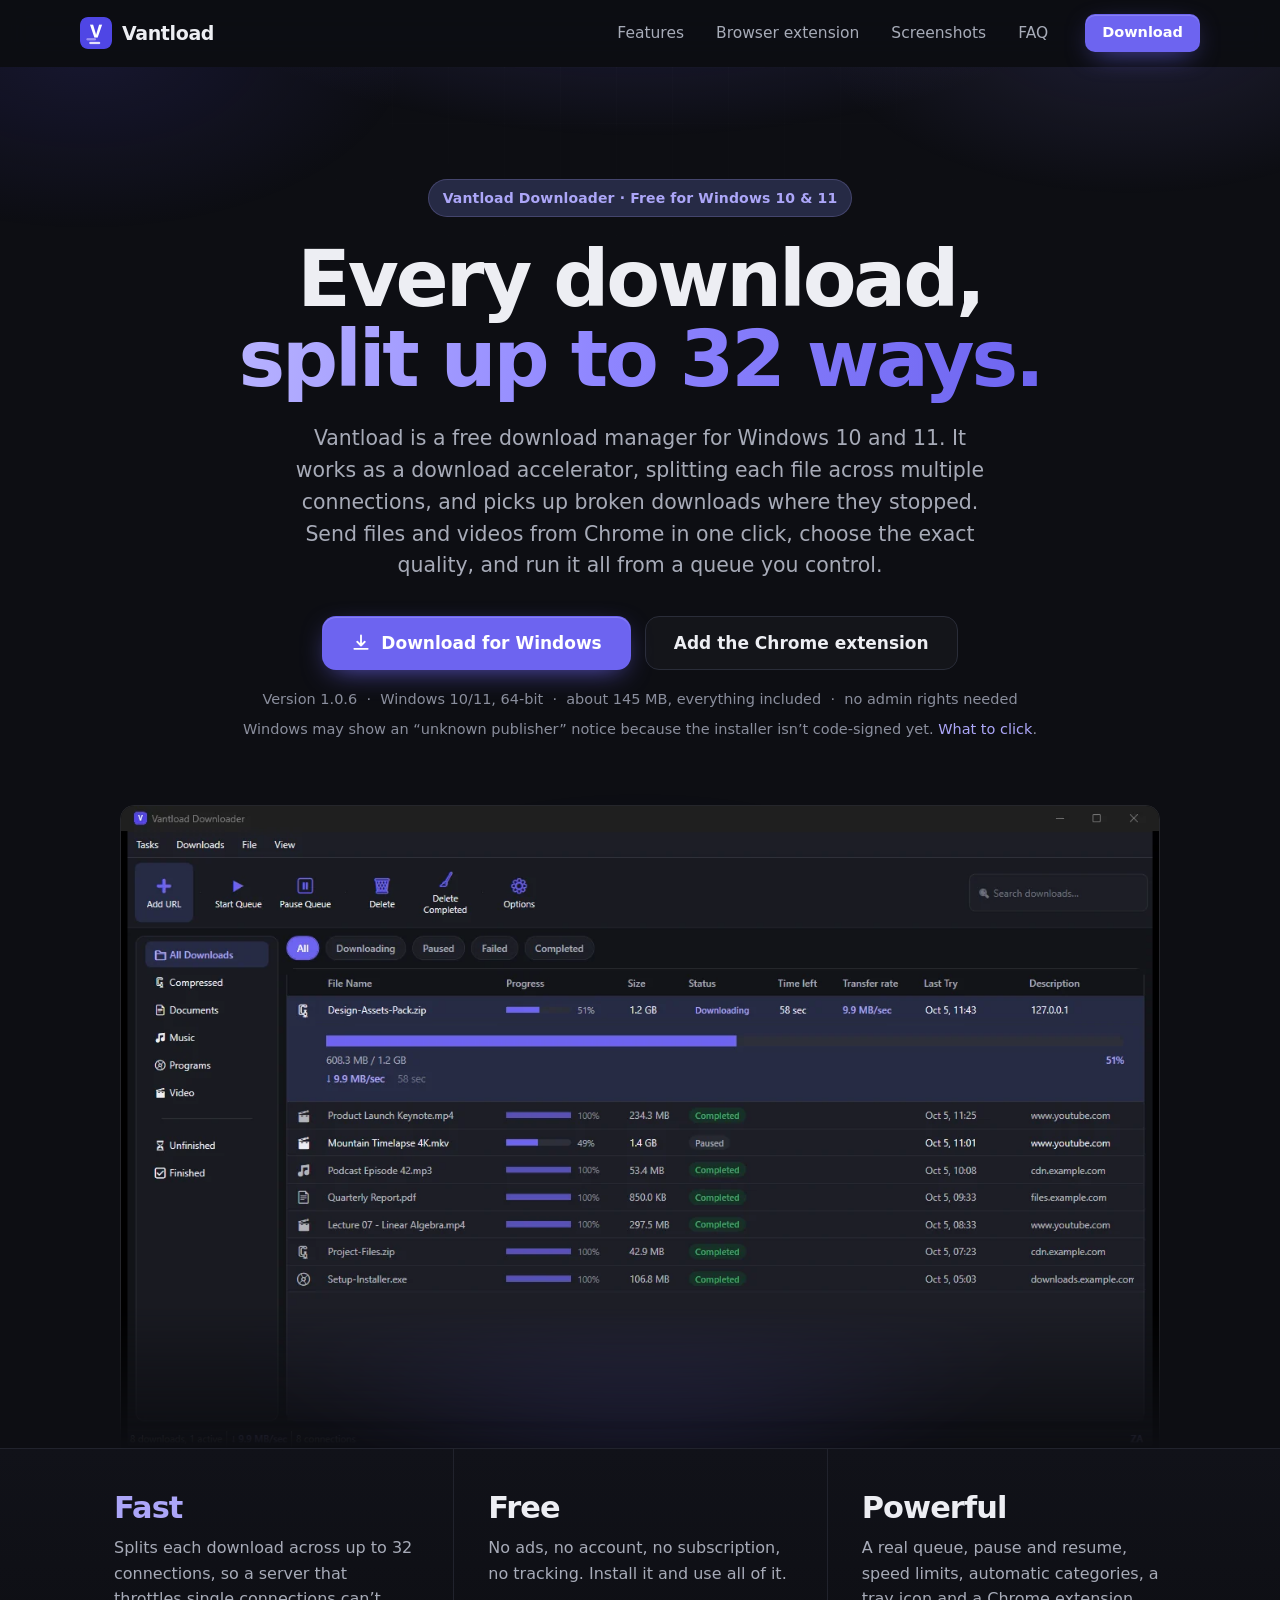
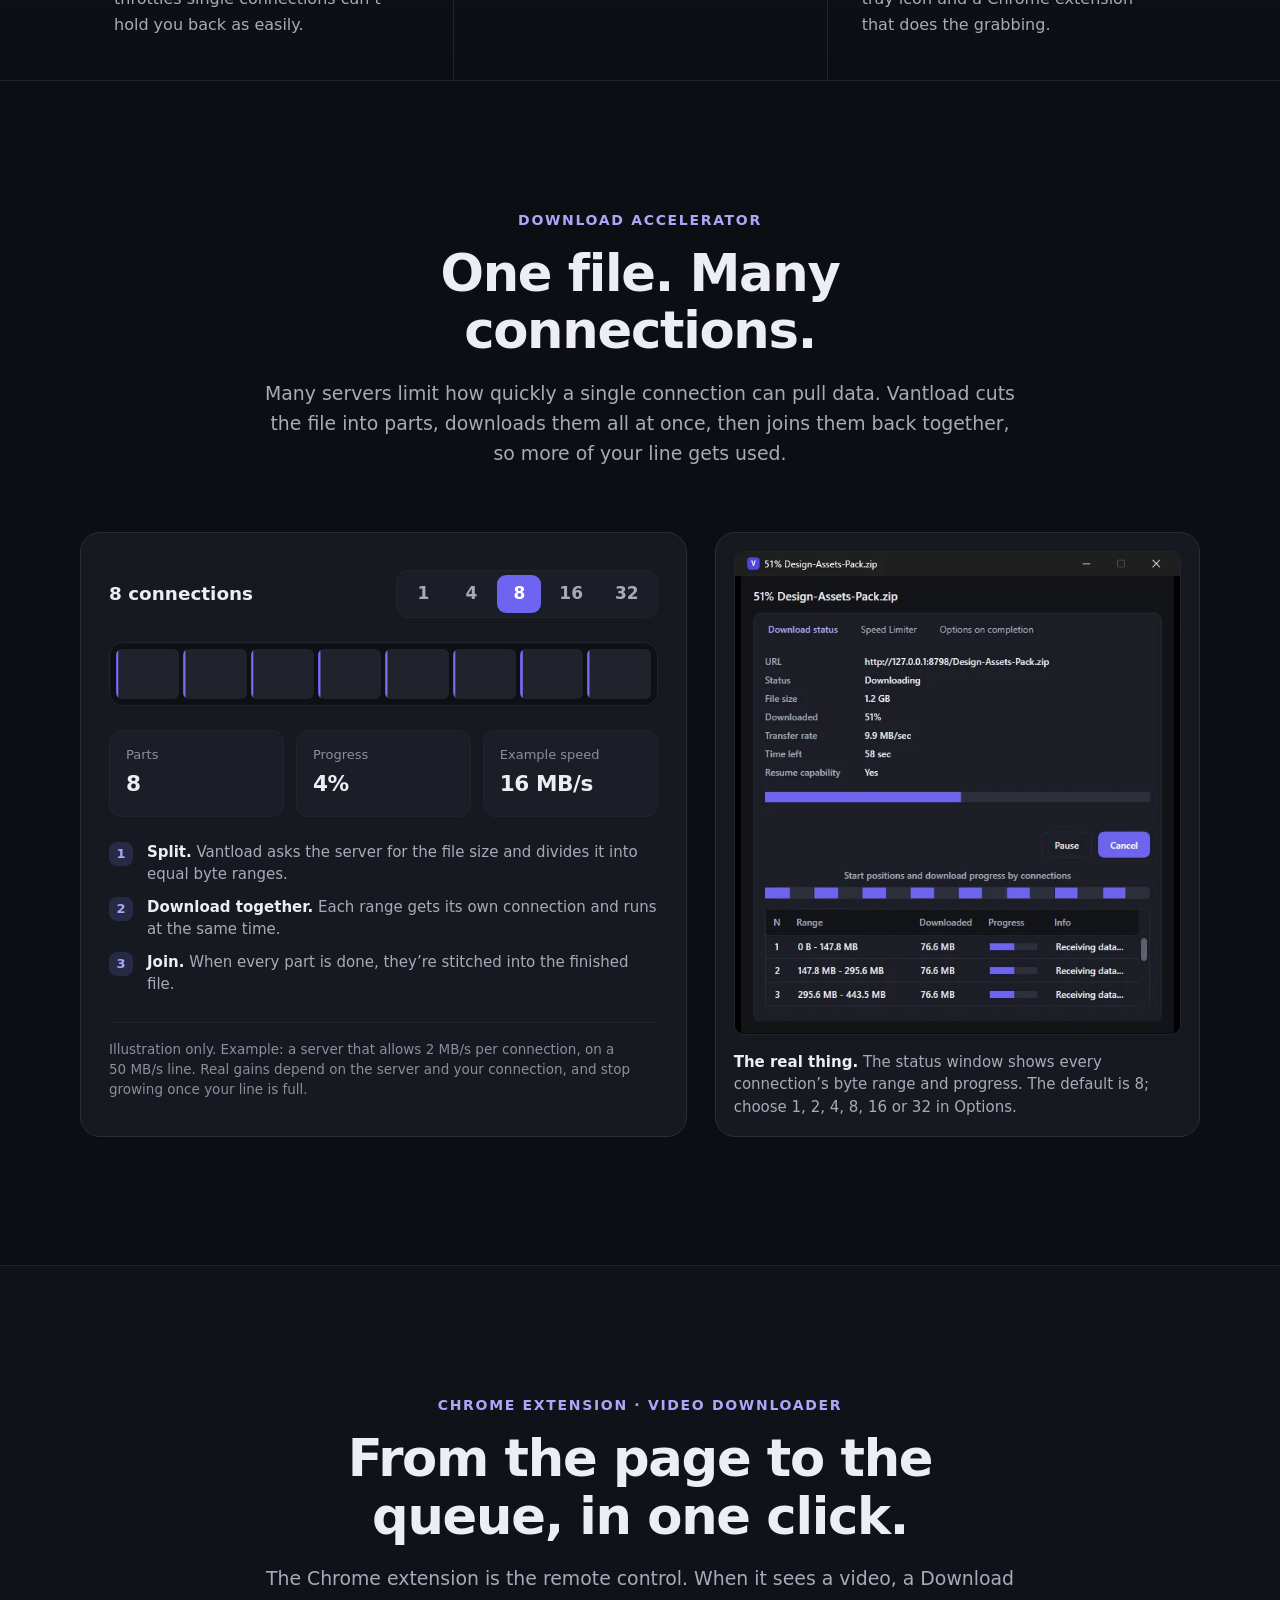
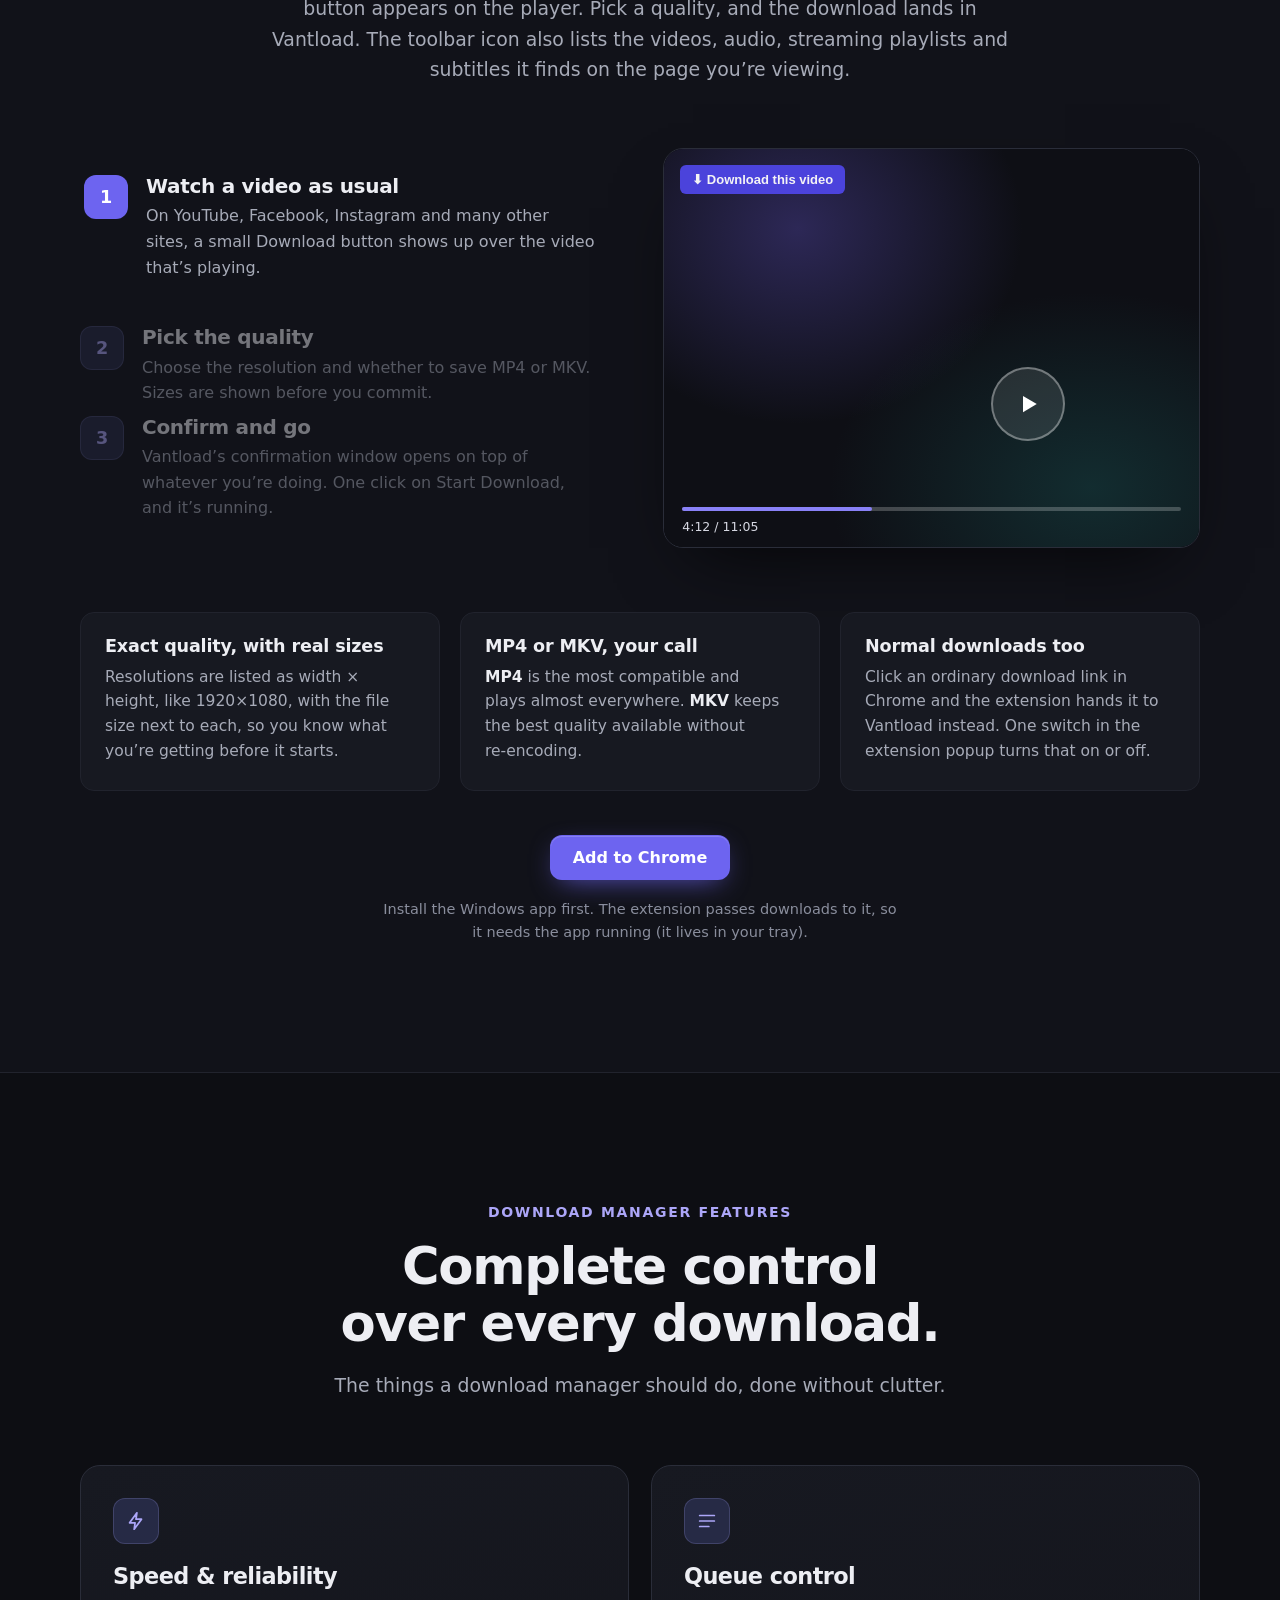
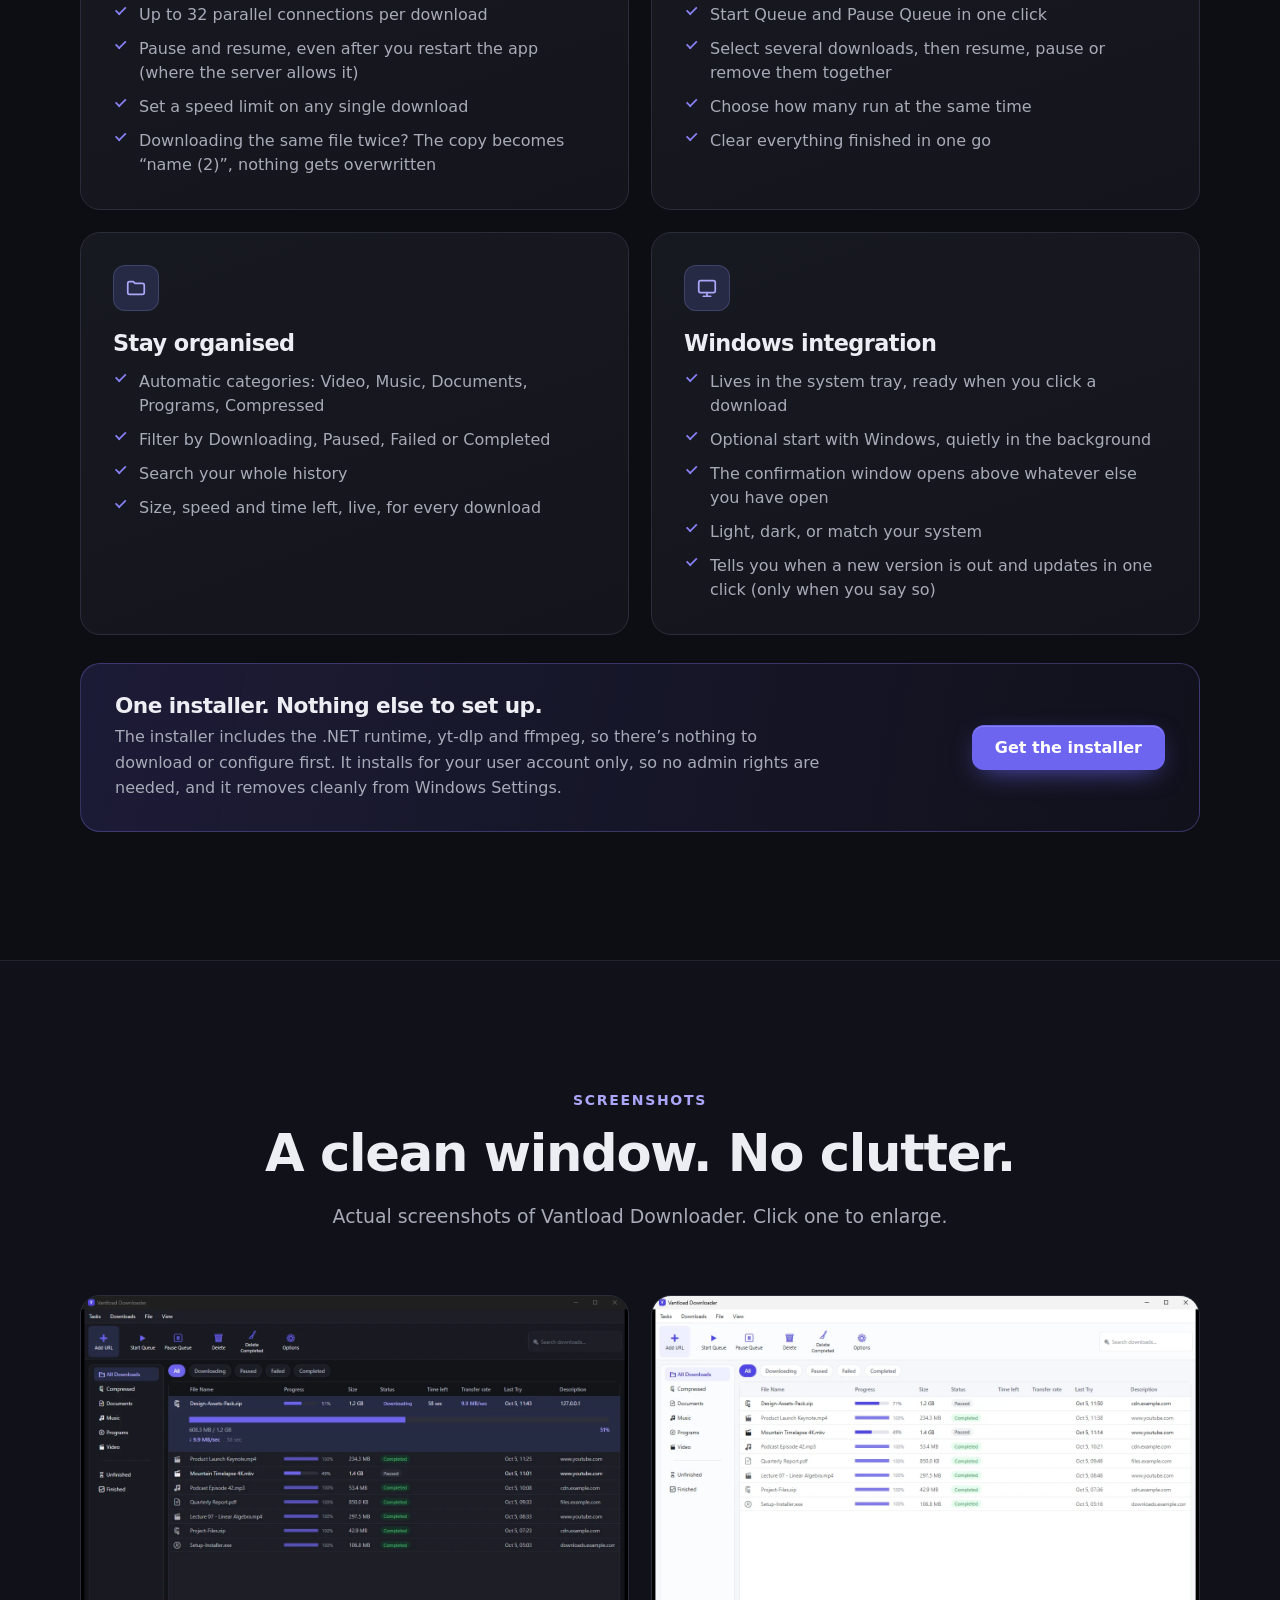
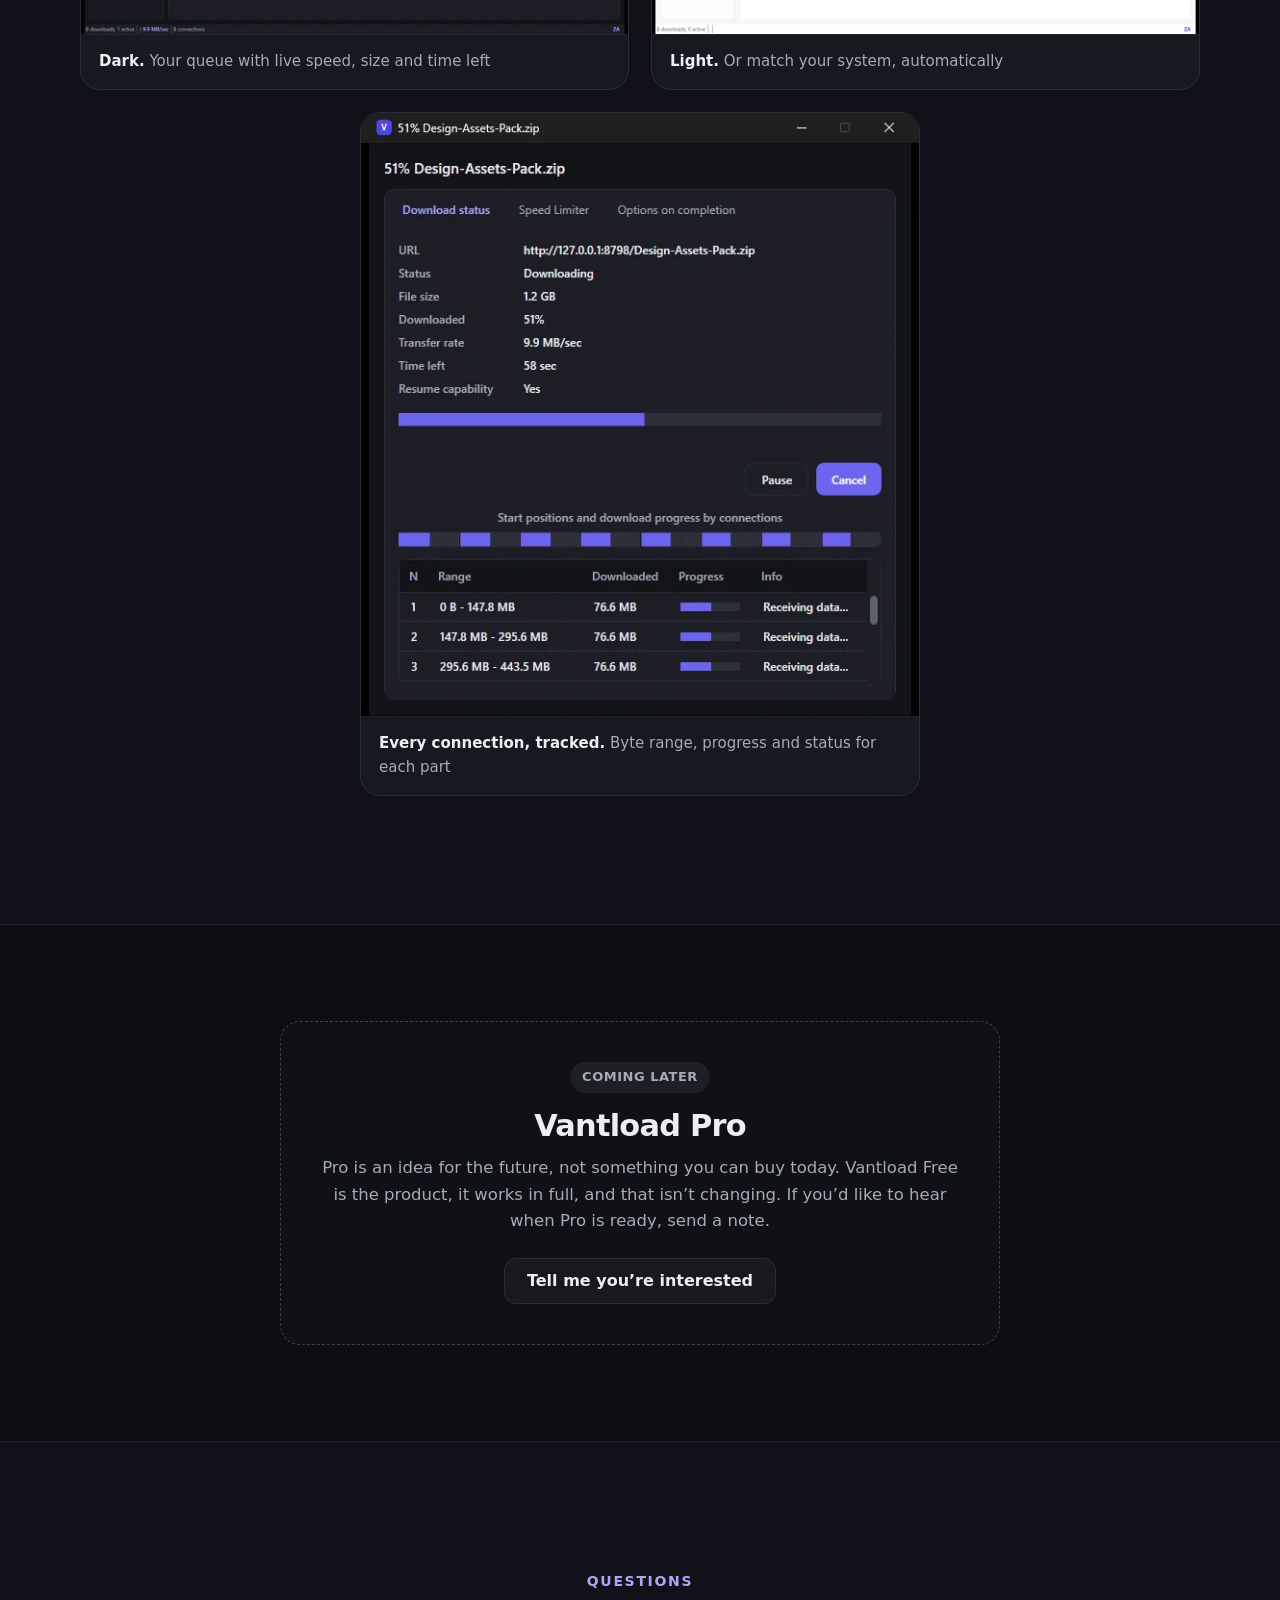
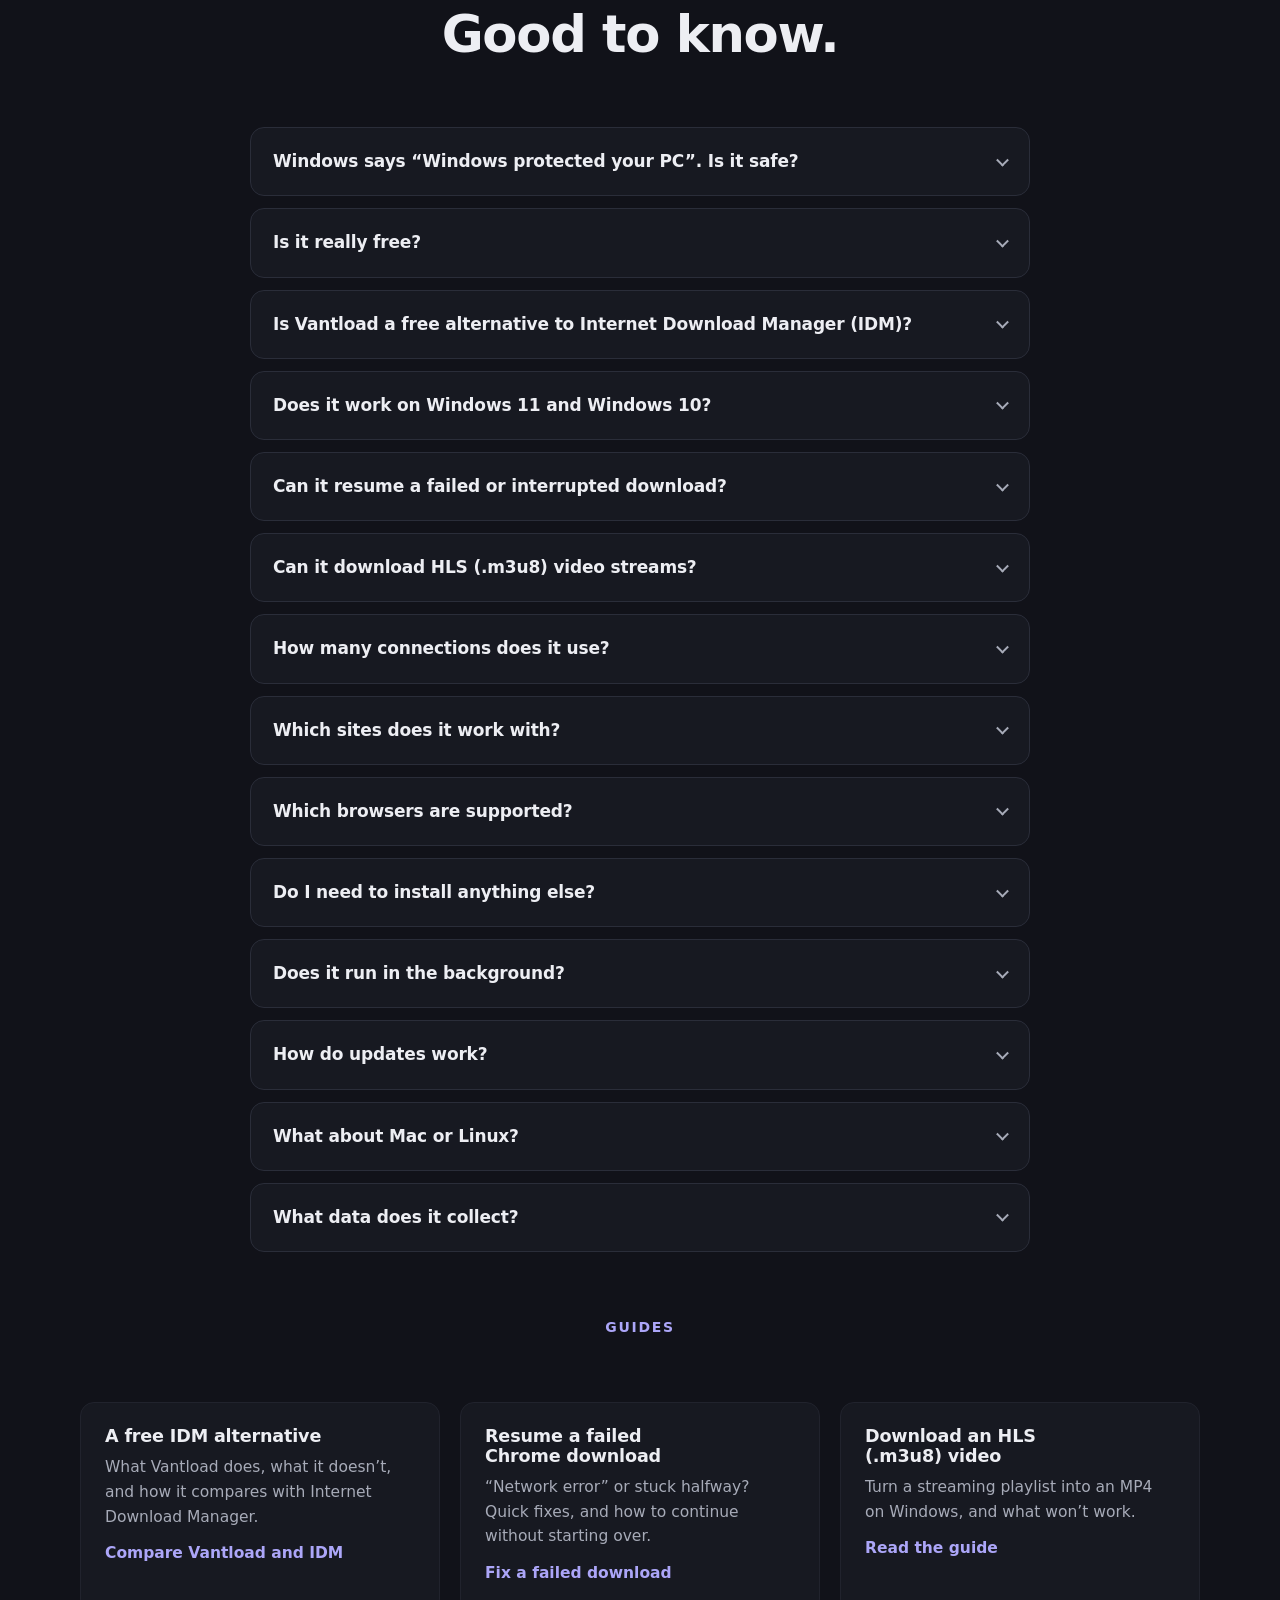
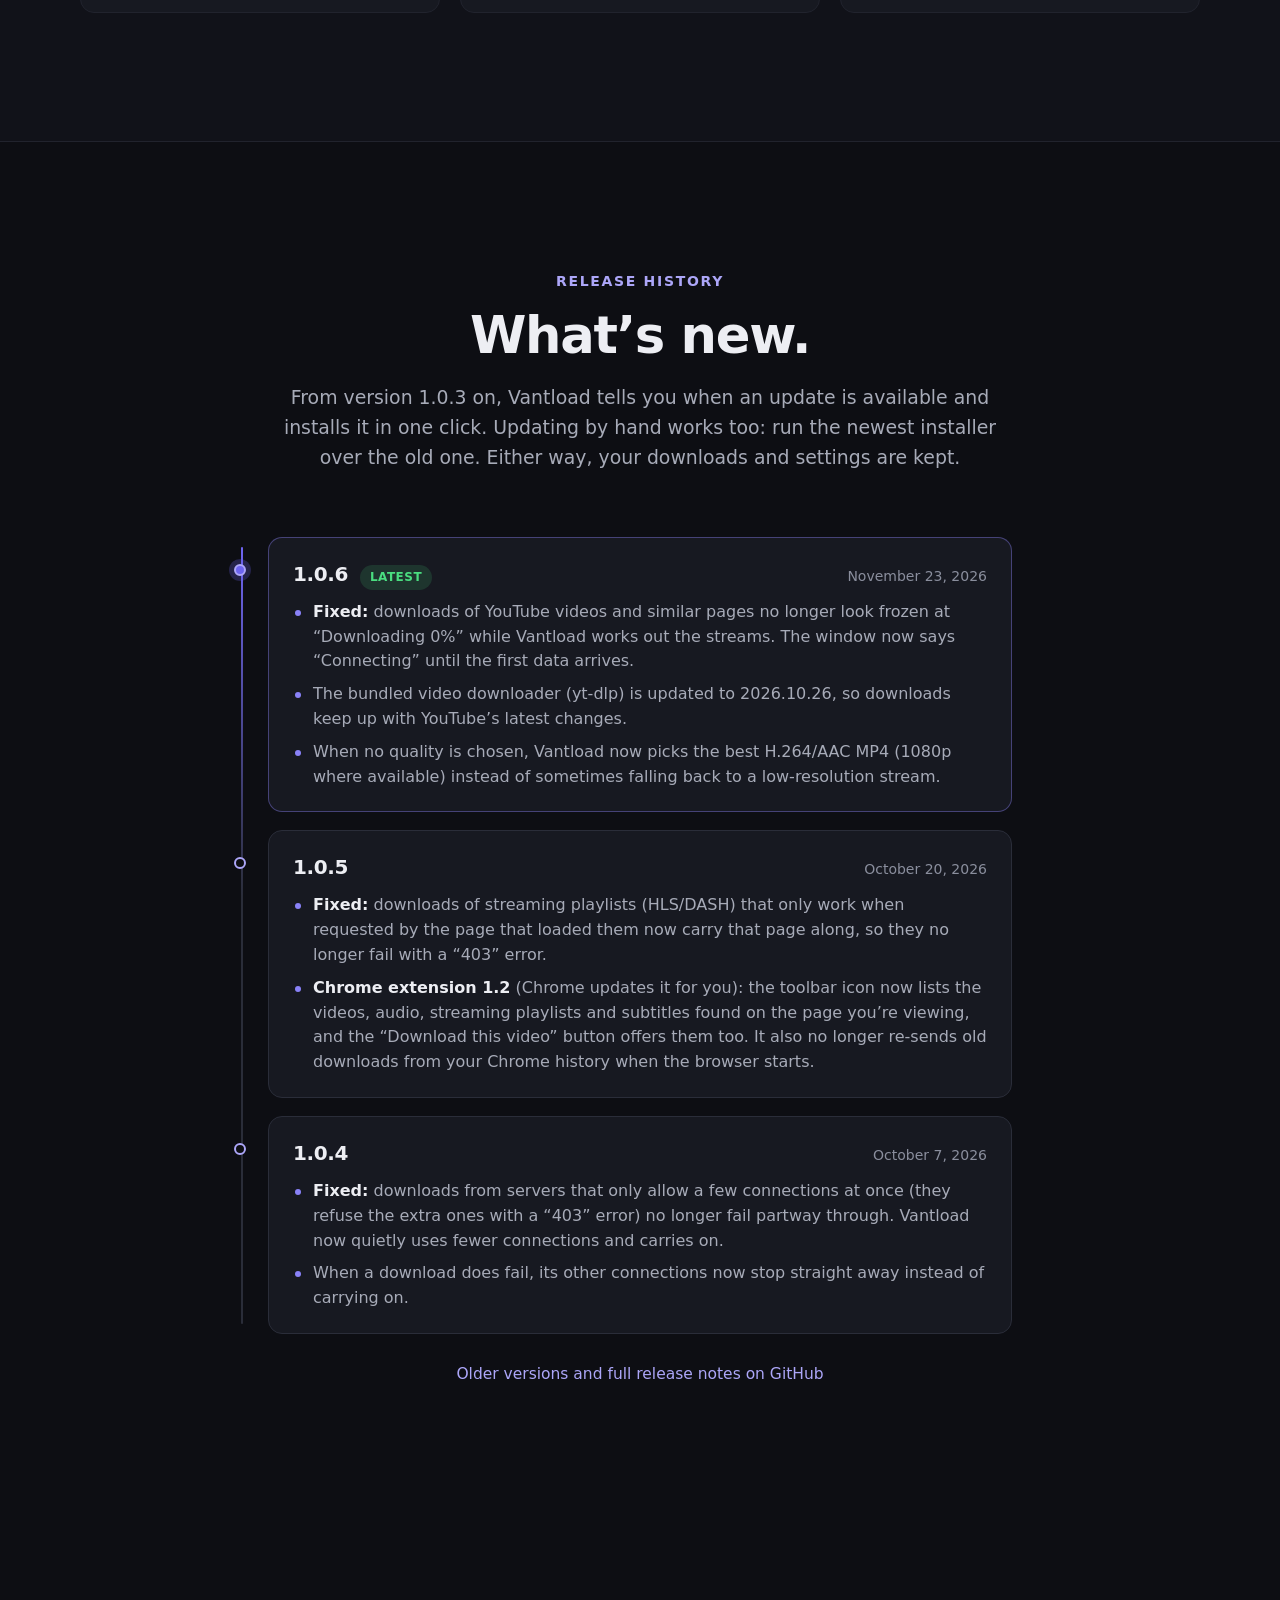
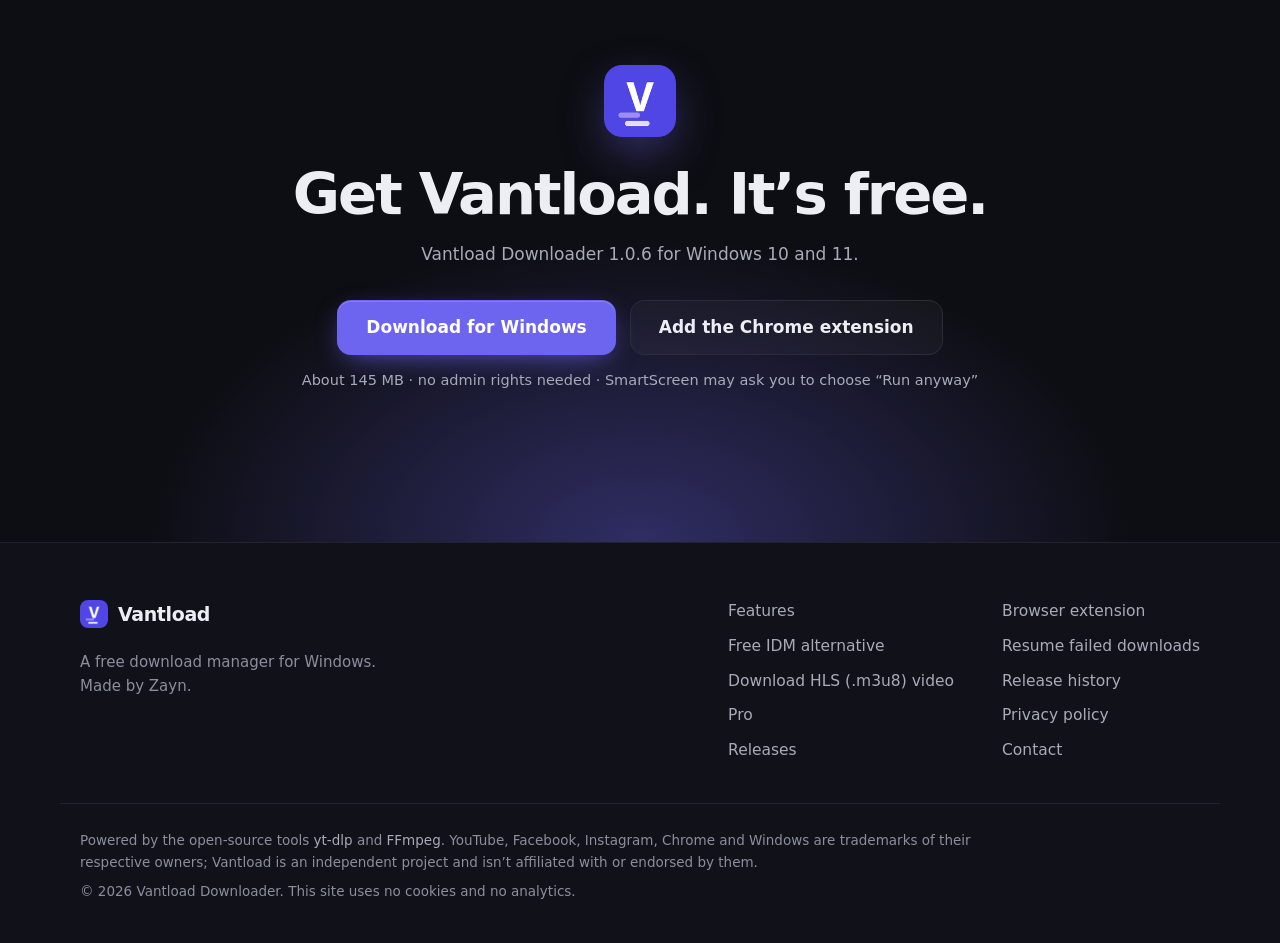
<file: index.html>
<!doctype html>
<html lang="en">
<head>
<meta charset="utf-8">
<meta name="viewport" content="width=device-width, initial-scale=1">
<title>Vantload Downloader – Free Download Manager for Windows 10 &amp; 11</title>
<meta name="description" content="Free download manager for Windows 10 and 11: up to 32 connections per file, resume broken downloads, and a Chrome video downloader with MP4 or MKV. No ads, no account.">
<meta name="application-name" content="Vantload Downloader">
<meta name="theme-color" content="#0d0e13">
<meta name="color-scheme" content="dark">
<link rel="canonical" href="https://vantload.pages.dev/">

<meta property="og:type" content="website">
<meta property="og:site_name" content="Vantload Downloader">
<meta property="og:title" content="Vantload Downloader – Free Download Manager for Windows 10 &amp; 11">
<meta property="og:description" content="Every download, split up to 32 ways. Free, with a one-click Chrome extension, MP4/MKV quality picker, queue control and system tray.">
<meta property="og:url" content="https://vantload.pages.dev/">
<meta property="og:image" content="https://vantload.pages.dev/assets/img/og-image.png">
<meta property="og:image:width" content="1200">
<meta property="og:image:height" content="630">
<meta property="og:image:alt" content="Vantload Downloader showing a download split across eight connections">
<meta name="twitter:card" content="summary_large_image">
<meta name="twitter:title" content="Vantload Downloader – Free Download Manager for Windows 10 &amp; 11">
<meta name="twitter:description" content="Every download, split up to 32 ways. Free, with a one-click Chrome extension.">
<meta name="twitter:image" content="https://vantload.pages.dev/assets/img/og-image.png">

<link rel="icon" href="favicon.ico" sizes="any">
<link rel="icon" type="image/png" sizes="32x32" href="assets/img/favicon-32.png">
  <link rel="icon" type="image/png" sizes="48x48" href="assets/img/favicon-48.png">
  <link rel="icon" type="image/png" sizes="192x192" href="assets/img/icon-192.png">
<link rel="apple-touch-icon" href="assets/img/apple-touch-icon.png">
<link rel="preload" as="image" href="assets/img/app-main.webp" type="image/webp" fetchpriority="high">
<link rel="stylesheet" href="assets/css/style.css">
<script>document.documentElement.className += ' js';</script>

<script type="application/ld+json">
{
  "@context": "https://schema.org",
  "@type": "WebSite",
  "name": "Vantload Downloader",
  "alternateName": ["Vantload"],
  "url": "https://vantload.pages.dev/"
}
</script>
<script type="application/ld+json">
{
  "@context": "https://schema.org",
  "@type": "SoftwareApplication",
  "name": "Vantload Downloader",
  "operatingSystem": "Windows 10, Windows 11",
  "applicationCategory": "UtilitiesApplication",
  "applicationSubCategory": "Download manager",
  "description": "A free download manager for Windows 10 and 11 that splits downloads across up to 32 connections, resumes broken downloads, and has a Chrome extension for one-click video downloads.",
  "url": "https://vantload.pages.dev/",
  "downloadUrl": "https://github.com/zainasghar-fs/Vantload/releases/latest/download/VantloadDownloaderSetup.exe",
  "softwareRequirements": "Windows 10 or 11, 64-bit",
  "isAccessibleForFree": true,
  "inLanguage": "en",
  "featureList": [
    "Up to 32 connections per download",
    "Resume broken and interrupted downloads, reconnecting automatically",
    "Download queue with pause, resume and speed limit",
    "Chrome extension with a Download button on web videos",
    "Quality picker with MP4 or MKV output",
    "Lists videos, audio, streaming playlists (HLS, DASH) and subtitles found on the page",
    "No ads, no account, no tracking"
  ],
  "offers": { "@type": "Offer", "price": "0", "priceCurrency": "USD" },
  "author": { "@type": "Person", "name": "Zayn" },
  "image": "https://vantload.pages.dev/assets/img/og-image.png",
  "screenshot": [
    "https://vantload.pages.dev/assets/img/app-main.webp",
    "https://vantload.pages.dev/assets/img/app-light.webp",
    "https://vantload.pages.dev/assets/img/app-progress.webp"
  ]
}
</script>
</head>
<body>
<a class="skip" href="#main">Skip to content</a>

<!-- ───────────── NAV ───────────── -->
<header class="nav" id="nav">
  <div class="wrap nav-inner">
    <a class="brand" href="#top" aria-label="Vantload Downloader, back to top">
      <img src="assets/img/logo-64.png" width="32" height="32" alt="">
      <span>Vantload</span>
    </a>
    <nav class="nav-links" id="navLinks" aria-label="Main">
      <a href="#features">Features</a>
      <a href="#extension">Browser extension</a>
      <a href="#screenshots">Screenshots</a>
      <a href="#faq">FAQ</a>
    </nav>
    <a class="btn btn-sm btn-primary nav-cta" href="#download" data-cfg="DOWNLOAD_URL">Download</a>
    <button class="nav-toggle" id="navToggle" aria-label="Menu" aria-expanded="false" aria-controls="navLinks">
      <span></span><span></span><span></span>
    </button>
  </div>
  <div class="scroll-progress" id="scrollProgress" aria-hidden="true"></div>
</header>

<main id="main">

<!-- ───────────── HERO ───────────── -->
<section class="hero" id="top">
  <div class="wrap hero-inner">
    <p class="eyebrow">Vantload Downloader · Free for Windows 10 &amp; 11</p>
    <h1>Every download,<br><span class="grad">split up to 32 ways.</span></h1>
    <p class="lede">Vantload is a free download manager for Windows 10 and 11. It works as a download accelerator, splitting each file across multiple connections, and picks up broken downloads where they stopped. Send files and videos from Chrome in one click, choose the exact quality, and run it all from a queue you control.</p>

    <div class="cta-row">
      <a class="btn btn-lg btn-primary" href="https://github.com/zainasghar-fs/Vantload/releases/latest/download/VantloadDownloaderSetup.exe" data-cfg="DOWNLOAD_URL" id="download-hero">
        <svg viewBox="0 0 24 24" width="20" height="20" aria-hidden="true"><path d="M12 3v12m0 0l-4.5-4.5M12 15l4.5-4.5M4 19h16" fill="none" stroke="currentColor" stroke-width="2.2" stroke-linecap="round" stroke-linejoin="round"/></svg>
        Download for Windows
      </a>
      <a class="btn btn-lg btn-ghost" href="https://chromewebstore.google.com/detail/vantload-downloader/bphankkdmekpfeckokdjbceanmdflkpo" data-cfg="CHROME_STORE_URL" data-soon="Chrome extension: coming soon" id="chrome-hero">Add the Chrome extension</a>
    </div>
    <p class="fine">Version 1.0.6 &nbsp;·&nbsp; Windows 10/11, 64-bit &nbsp;·&nbsp; about 145 MB, everything included &nbsp;·&nbsp; no admin rights needed</p>
    <p class="fine fine-note">Windows may show an “unknown publisher” notice because the installer isn’t code-signed yet. <a href="#faq-smartscreen">What to click</a>.</p>

    <figure class="hero-shot">
      <img src="assets/img/app-main.webp" width="1280" height="792" alt="Vantload Downloader, a free download manager for Windows: a 1.2 GB download running at 9.9 MB/s over eight connections, with finished downloads sorted below." fetchpriority="high" decoding="async">
    </figure>
  </div>
</section>

<!-- ───────────── FAST. FREE. POWERFUL. ───────────── -->
<section class="band" aria-label="Highlights">
  <div class="wrap trio">
    <article class="trio-card">
      <h2 class="trio-title">Fast</h2>
      <p>Splits each download across up to <span class="count" data-to="32">32</span> connections, so a server that throttles single connections can’t hold you back as easily.</p>
    </article>
    <article class="trio-card">
      <h2 class="trio-title">Free</h2>
      <p>No ads, no account, no subscription, no tracking. Install it and use all of it.</p>
    </article>
    <article class="trio-card">
      <h2 class="trio-title">Powerful</h2>
      <p>A real queue, pause and resume, speed limits, automatic categories, a tray icon and a Chrome extension that does the grabbing.</p>
    </article>
  </div>
</section>

<!-- ───────────── MULTI-CONNECTION ───────────── -->
<section class="section" id="speed">
  <div class="wrap">
    <div class="section-head">
      <p class="kicker">Download accelerator</p>
      <h2>One file. Many connections.</h2>
      <p class="sub">Many servers limit how quickly a single connection can pull data. Vantload cuts the file into parts, downloads them all at once, then joins them back together, so more of your line gets used.</p>
    </div>

    <div class="speed-grid">
      <div class="card conn" id="connDemo">
        <div class="conn-top">
          <span class="conn-label" id="connLabel">8 connections</span>
          <div class="seg-control" role="group" aria-label="Number of connections">
            <button type="button" data-n="1">1</button>
            <button type="button" data-n="4">4</button>
            <button type="button" data-n="8" class="on" aria-pressed="true">8</button>
            <button type="button" data-n="16">16</button>
            <button type="button" data-n="32">32</button>
          </div>
        </div>

        <div class="conn-bar" id="connBar" role="img" aria-label="Animation: a file split into parts that download at the same time"></div>

        <dl class="conn-stats">
          <div><dt>Parts</dt><dd id="statParts">8</dd></div>
          <div><dt>Progress</dt><dd id="statPct">0%</dd></div>
          <div><dt>Example speed</dt><dd id="statSpeed">16 MB/s</dd></div>
        </dl>

        <ol class="conn-how">
          <li><b>Split.</b> Vantload asks the server for the file size and divides it into equal byte ranges.</li>
          <li><b>Download together.</b> Each range gets its own connection and runs at the same time.</li>
          <li><b>Join.</b> When every part is done, they’re stitched into the finished file.</li>
        </ol>

        <p class="conn-foot">Illustration only. Example: a server that allows 2&nbsp;MB/s per connection, on a 50&nbsp;MB/s line. Real gains depend on the server and your connection, and stop growing once your line is full.</p>
      </div>

      <figure class="card shot-card">
        <img src="assets/img/app-progress.webp" width="580" height="627" loading="lazy" decoding="async"
             alt="The Vantload download status window: eight connections, each with its own byte range and progress bar.">
        <figcaption><strong>The real thing.</strong> The status window shows every connection’s byte range and progress. The default is 8; choose 1, 2, 4, 8, 16 or 32 in Options.</figcaption>
      </figure>
    </div>
  </div>
</section>

<!-- ───────────── BROWSER EXTENSION ───────────── -->
<section class="section section-alt" id="extension">
  <div class="wrap">
    <div class="section-head">
      <p class="kicker">Chrome extension · video downloader</p>
      <h2>From the page to the queue, in one click.</h2>
      <p class="sub">The Chrome extension is the remote control. When it sees a video, a Download button appears on the player. Pick a quality, and the download lands in Vantload. The toolbar icon also lists the videos, audio, streaming playlists and subtitles it finds on the page you’re viewing.</p>
    </div>

    <div class="ext-grid">
      <ol class="steps">
        <li>
          <span class="step-n">1</span>
          <div><h3>Watch a video as usual</h3><p>On YouTube, Facebook, Instagram and many other sites, a small Download button shows up over the video that’s playing.</p></div>
        </li>
        <li>
          <span class="step-n">2</span>
          <div><h3>Pick the quality</h3><p>Choose the resolution and whether to save MP4 or MKV. Sizes are shown before you commit.</p></div>
        </li>
        <li>
          <span class="step-n">3</span>
          <div><h3>Confirm and go</h3><p>Vantload’s confirmation window opens on top of whatever you’re doing. One click on Start Download, and it’s running.</p></div>
        </li>
      </ol>

      <!-- A faithful recreation of the extension’s overlay, interactive -->
      <div class="stage" id="stage" aria-label="Interactive preview of the Vantload quality picker">
        <div class="stage-video">
          <div class="stage-play" aria-hidden="true"><svg viewBox="0 0 24 24" width="30" height="30"><path d="M8 5.5v13l11-6.5z" fill="currentColor"/></svg></div>
          <div class="stage-bar" aria-hidden="true"><i></i></div>
          <div class="stage-time" aria-hidden="true">4:12 / 11:05</div>
        </div>

        <!-- decorative: replays what the extension does until the visitor touches the picker -->
        <div class="demo-btn" id="demoBtn" aria-hidden="true">⬇ Download this video</div>
        <div class="demo-app" id="demoApp" aria-hidden="true">
          <div class="demo-app-head"><img src="assets/img/logo-64.png" width="16" height="16" alt="" loading="lazy"><span>Confirm Download</span></div>
          <div class="demo-app-body">
            <small>File URL</small>
            <div class="demo-url">https://www.youtube.com/watch?v=…</div>
            <div class="demo-actions"><span>Cancel</span><b>Start Download</b></div>
          </div>
          <div class="demo-app-run">
            <div class="demo-run-bar"><i></i></div>
            <small>Downloading · 8 connections · 9.9 MB/s</small>
          </div>
        </div>

        <div class="picker" id="picker">
          <div class="picker-head"><span>Download with Vantload</span><span class="picker-x" aria-hidden="true">×</span></div>
          <div class="picker-body">
            <div class="picker-list" role="radiogroup" aria-label="Quality">
              <label class="picker-row"><input type="radio" name="q" value="1920×1080" checked><span class="pl">1920×1080</span><span class="ps">245.7 MB</span></label>
              <label class="picker-row"><input type="radio" name="q" value="1280×720"><span class="pl">1280×720</span><span class="ps">143.6 MB</span></label>
              <label class="picker-row"><input type="radio" name="q" value="854×480"><span class="pl">854×480</span><span class="ps">28.2 MB</span></label>
              <label class="picker-row"><input type="radio" name="q" value="640×360"><span class="pl">640×360</span><span class="ps">17.9 MB</span></label>
            </div>
            <div class="picker-format">
              <span>Format</span>
              <div class="picker-fmt-group" role="radiogroup" aria-label="Format">
                <label><input type="radio" name="f" value="MP4" checked><span>MP4</span></label>
                <label><input type="radio" name="f" value="MKV"><span>MKV</span></label>
              </div>
            </div>
            <button type="button" class="picker-go" id="pickerGo">Download</button>
          </div>
        </div>
      </div>
    </div>

    <div class="mini-grid">
      <div class="mini">
        <h3>Exact quality, with real sizes</h3>
        <p>Resolutions are listed as width × height, like 1920×1080, with the file size next to each, so you know what you’re getting before it starts.</p>
      </div>
      <div class="mini">
        <h3>MP4 or MKV, your call</h3>
        <p id="fmtNote"><strong>MP4</strong> is the most compatible and plays almost everywhere. <strong>MKV</strong> keeps the best quality available without re-encoding.</p>
      </div>
      <div class="mini">
        <h3>Normal downloads too</h3>
        <p>Click an ordinary download link in Chrome and the extension hands it to Vantload instead. One switch in the extension popup turns that on or off.</p>
      </div>
    </div>

    <div class="ext-cta">
      <a class="btn btn-primary" href="https://chromewebstore.google.com/detail/vantload-downloader/bphankkdmekpfeckokdjbceanmdflkpo" data-cfg="CHROME_STORE_URL" data-soon="Chrome extension: coming soon" id="chrome-ext">Add to Chrome</a>
      <p class="fine">Install the Windows app first. The extension passes downloads to it, so it needs the app running (it lives in your tray).</p>
    </div>
  </div>
</section>

<!-- ───────────── FEATURES ───────────── -->
<section class="section" id="features">
  <div class="wrap">
    <div class="section-head">
      <p class="kicker">Download manager features</p>
      <h2>Complete control over every download.</h2>
      <p class="sub">The things a download manager should do, done without clutter.</p>
    </div>

    <div class="feat-grid">
      <article class="feat">
        <div class="feat-ic" aria-hidden="true"><svg viewBox="0 0 24 24"><path d="M13 3L5 14h6l-1 7 8-11h-6z"/></svg></div>
        <h3>Speed &amp; reliability</h3>
        <ul>
          <li>Up to 32 parallel connections per download</li>
          <li>Pause and resume, even after you restart the app (where the server allows it)</li>
          <li>Set a speed limit on any single download</li>
          <li>Downloading the same file twice? The copy becomes “name (2)”, nothing gets overwritten</li>
        </ul>
      </article>
      <article class="feat">
        <div class="feat-ic" aria-hidden="true"><svg viewBox="0 0 24 24"><path d="M4 6h16M4 12h16M4 18h10"/></svg></div>
        <h3>Queue control</h3>
        <ul>
          <li>Start Queue and Pause Queue in one click</li>
          <li>Select several downloads, then resume, pause or remove them together</li>
          <li>Choose how many run at the same time</li>
          <li>Clear everything finished in one go</li>
        </ul>
      </article>
      <article class="feat">
        <div class="feat-ic" aria-hidden="true"><svg viewBox="0 0 24 24"><path d="M3 7a2 2 0 012-2h4l2 2h8a2 2 0 012 2v8a2 2 0 01-2 2H5a2 2 0 01-2-2z"/></svg></div>
        <h3>Stay organised</h3>
        <ul>
          <li>Automatic categories: Video, Music, Documents, Programs, Compressed</li>
          <li>Filter by Downloading, Paused, Failed or Completed</li>
          <li>Search your whole history</li>
          <li>Size, speed and time left, live, for every download</li>
        </ul>
      </article>
      <article class="feat">
        <div class="feat-ic" aria-hidden="true"><svg viewBox="0 0 24 24"><rect x="3" y="4" width="18" height="13" rx="2"/><path d="M8 21h8M12 17v4"/></svg></div>
        <h3>Windows integration</h3>
        <ul>
          <li>Lives in the system tray, ready when you click a download</li>
          <li>Optional start with Windows, quietly in the background</li>
          <li>The confirmation window opens above whatever else you have open</li>
          <li>Light, dark, or match your system</li>
          <li>Tells you when a new version is out and updates in one click (only when you say so)</li>
        </ul>
      </article>
    </div>

    <div class="install-strip card">
      <div>
        <h3>One installer. Nothing else to set up.</h3>
        <p>The installer includes the .NET runtime, yt-dlp and ffmpeg, so there’s nothing to download or configure first. It installs for your user account only, so no admin rights are needed, and it removes cleanly from Windows Settings.</p>
      </div>
      <a class="btn btn-primary" href="#download" data-cfg="DOWNLOAD_URL">Get the installer</a>
    </div>
  </div>
</section>

<!-- ───────────── SCREENSHOTS ───────────── -->
<section class="section section-alt" id="screenshots">
  <div class="wrap">
    <div class="section-head">
      <p class="kicker">Screenshots</p>
      <h2>A clean window. No clutter.</h2>
      <p class="sub">Actual screenshots of Vantload Downloader. Click one to enlarge.</p>
    </div>

    <div class="gallery">
      <button class="g-item" type="button" data-full="assets/img/app-main.webp" data-alt="Vantload Downloader in its dark theme, with a download running and its details open.">
        <img src="assets/img/app-main.webp" width="1280" height="792" loading="lazy" decoding="async" alt="Vantload Downloader in its dark theme, with a download running and its details open.">
        <span><strong>Dark.</strong> Your queue with live speed, size and time left</span>
      </button>
      <button class="g-item" type="button" data-full="assets/img/app-light.webp" data-alt="Vantload Downloader in its light theme, with categories and filters on the left.">
        <img src="assets/img/app-light.webp" width="1280" height="792" loading="lazy" decoding="async" alt="Vantload Downloader in its light theme, with categories and filters on the left.">
        <span><strong>Light.</strong> Or match your system, automatically</span>
      </button>
      <button class="g-item g-center" type="button" data-full="assets/img/app-progress.webp" data-alt="The status window listing each connection’s range and progress.">
        <img src="assets/img/app-progress.webp" width="580" height="627" loading="lazy" decoding="async" alt="The status window listing each connection’s range and progress.">
        <span><strong>Every connection, tracked.</strong> Byte range, progress and status for each part</span>
      </button>
    </div>
  </div>
</section>

<!-- ───────────── PRO (quiet) ───────────── -->
<section class="section pro" id="pro">
  <div class="wrap">
    <div class="pro-card">
      <span class="pill">Coming later</span>
      <h2>Vantload Pro</h2>
      <p>Pro is an idea for the future, not something you can buy today. Vantload Free is the product, it works in full, and that isn’t changing. If you’d like to hear when Pro is ready, send a note.</p>
      <a class="btn btn-ghost" href="mailto:zasghar991@gmail.com?subject=Vantload%20Pro" data-cfg="CONTACT_URL" data-suffix="?subject=Vantload%20Pro">Tell me you’re interested</a>
    </div>
  </div>
</section>

<!-- ───────────── FAQ ───────────── -->
<section class="section section-alt" id="faq">
  <div class="wrap narrow">
    <div class="section-head">
      <p class="kicker">Questions</p>
      <h2>Good to know.</h2>
    </div>

    <div class="faq">
      <details id="faq-smartscreen">
        <summary>Windows says “Windows protected your PC”. Is it safe?</summary>
        <p>That screen appears for any installer that isn’t code-signed, and code-signing certificates cost money that this free project hasn’t spent yet. Click <strong>More info</strong>, then <strong>Run anyway</strong>. Vantload has no ads, no account system and no analytics, and you can read exactly what it handles in the <a href="https://zainasghar-fs.github.io/vantload-downloader/" data-cfg="PRIVACY_URL">privacy policy</a>.</p>
      </details>
      <details>
        <summary>Is it really free?</summary>
        <p>Yes. No ads, no account, no trial, no licence key and no subscription. Nothing on this page is for sale.</p>
      </details>
      <details id="faq-idm">
        <summary>Is Vantload a free alternative to Internet Download Manager (IDM)?</summary>
        <p>It covers what most people use IDM for: multi-connection downloads, resuming, a queue, and a Download button on web videos. It’s free for good, with no trial. It doesn’t do everything IDM does: there’s no scheduler or site grabber yet, and the extension is for Chrome only. <a href="/idm-alternative/">Read the side-by-side comparison</a>.</p>
      </details>
      <details>
        <summary>Does it work on Windows 11 and Windows 10?</summary>
        <p>Yes, on both (64-bit). It installs for your user account, so no admin rights are needed.</p>
      </details>
      <details id="faq-resume">
        <summary>Can it resume a failed or interrupted download?</summary>
        <p>Yes. If the connection drops, Vantload reconnects by itself and continues from the exact byte where it stopped. You can also pause and resume yourself, even after restarting the app, as long as the server allows resuming. <a href="/resume-failed-chrome-downloads/">Fixing a failed Chrome download</a>.</p>
      </details>
      <details id="faq-hls">
        <summary>Can it download HLS (.m3u8) video streams?</summary>
        <p>Yes, through the Chrome extension: play the video, open the toolbar icon, and pick the HLS or DASH entry under <strong>Found on this page</strong>. Vantload then downloads the pieces and joins them into an MP4. Encrypted DRM streams can’t be downloaded. <a href="/download-hls-m3u8-video-windows/">Step-by-step guide</a>.</p>
      </details>
      <details>
        <summary>How many connections does it use?</summary>
        <p>Eight by default. Choose 1, 2, 4, 8, 16 or 32 in Options. Some servers refuse extra connections; when that happens Vantload quietly uses fewer instead of failing the download.</p>
      </details>
      <details>
        <summary>Which sites does it work with?</summary>
        <p>Ordinary file links work anywhere. For videos, Vantload uses <a href="https://github.com/yt-dlp/yt-dlp" rel="noopener">yt-dlp</a>, which supports YouTube, Facebook, Instagram and a very long list of other sites. Only download things you have the right to download, and respect each site’s terms.</p>
      </details>
      <details>
        <summary>Which browsers are supported?</summary>
        <p>Google Chrome for now. You can also use Vantload without the extension: paste any link with <strong>Add URL</strong>.</p>
      </details>
      <details>
        <summary>Do I need to install anything else?</summary>
        <p>No. The installer includes the .NET runtime, yt-dlp and ffmpeg. Just run it, then add the Chrome extension if you want one-click downloads.</p>
      </details>
      <details>
        <summary>Does it run in the background?</summary>
        <p>Closing the window keeps Vantload in the system tray so it can catch downloads from Chrome. It can also start with Windows (you can switch that off in Options). Use <strong>Exit</strong> from the tray icon to quit it completely.</p>
      </details>
      <details>
        <summary>How do updates work?</summary>
        <p>Vantload checks GitHub for a newer release about once a day. If there is one, a bar appears at the top of the window with <strong>What’s new</strong> and <strong>Update now</strong>. Nothing is installed until you click. Before running the new installer, Vantload checks it against the checksum GitHub publishes for that exact file, and it pauses any running downloads so they can be resumed afterwards. You can turn the daily check off under File → Options, or check by hand with File → Check for updates.</p>
      </details>
      <details>
        <summary>What about Mac or Linux?</summary>
        <p>Windows 10 and 11 (64-bit) only, for now.</p>
      </details>
      <details>
        <summary>What data does it collect?</summary>
        <p>None. There are no accounts, no analytics and no tracking. Vantload talks to the sites you download from, and about once a day it asks GitHub whether a newer version exists (you can switch that off in Options). The full details are in the <a href="https://zainasghar-fs.github.io/vantload-downloader/" data-cfg="PRIVACY_URL">privacy policy</a>.</p>
      </details>
    </div>
  </div>

  <div class="wrap guide-cards">
    <p class="kicker">Guides</p>
    <div class="mini-grid">
      <div class="mini">
        <h3>A free IDM alternative</h3>
        <p>What Vantload does, what it doesn’t, and how it compares with Internet Download Manager.</p>
        <a href="/idm-alternative/">Compare Vantload and IDM</a>
      </div>
      <div class="mini">
        <h3>Resume a failed Chrome download</h3>
        <p>“Network error” or stuck halfway? Quick fixes, and how to continue without starting over.</p>
        <a href="/resume-failed-chrome-downloads/">Fix a failed download</a>
      </div>
      <div class="mini">
        <h3>Download an HLS (.m3u8) video</h3>
        <p>Turn a streaming playlist into an MP4 on Windows, and what won’t work.</p>
        <a href="/download-hls-m3u8-video-windows/">Read the guide</a>
      </div>
    </div>
  </div>
</section>

<!-- ───────────── RELEASE HISTORY ───────────── -->
<section class="section" id="changelog">
  <div class="wrap">
    <div class="section-head">
      <p class="kicker">Release history</p>
      <h2>What’s new.</h2>
      <p class="sub">From version 1.0.3 on, Vantload tells you when an update is available and installs it in one click. Updating by hand works too: run the newest installer over the old one. Either way, your downloads and settings are kept.</p>
    </div>

    <ol class="rels">
      <li class="rel">
        <div class="rel-head"><span class="rel-ver">1.0.6</span><span class="pill pill-latest">Latest</span><time class="rel-date" datetime="2026-11-23">November 23, 2026</time></div>
        <ul>
          <li><strong>Fixed:</strong> downloads of YouTube videos and similar pages no longer look frozen at “Downloading 0%” while Vantload works out the streams. The window now says “Connecting” until the first data arrives.</li>
          <li>The bundled video downloader (yt-dlp) is updated to 2026.10.26, so downloads keep up with YouTube’s latest changes.</li>
          <li>When no quality is chosen, Vantload now picks the best H.264/AAC MP4 (1080p where available) instead of sometimes falling back to a low-resolution stream.</li>
        </ul>
      </li>
      <li class="rel">
        <div class="rel-head"><span class="rel-ver">1.0.5</span><time class="rel-date" datetime="2026-10-20">October 20, 2026</time></div>
        <ul>
          <li><strong>Fixed:</strong> downloads of streaming playlists (HLS/DASH) that only work when requested by the page that loaded them now carry that page along, so they no longer fail with a “403” error.</li>
          <li><strong>Chrome extension 1.2</strong> (Chrome updates it for you): the toolbar icon now lists the videos, audio, streaming playlists and subtitles found on the page you’re viewing, and the “Download this video” button offers them too. It also no longer re-sends old downloads from your Chrome history when the browser starts.</li>
        </ul>
      </li>
      <li class="rel">
        <div class="rel-head"><span class="rel-ver">1.0.4</span><time class="rel-date" datetime="2026-10-07">October 7, 2026</time></div>
        <ul>
          <li><strong>Fixed:</strong> downloads from servers that only allow a few connections at once (they refuse the extra ones with a “403” error) no longer fail partway through. Vantload now quietly uses fewer connections and carries on.</li>
          <li>When a download does fail, its other connections now stop straight away instead of carrying on.</li>
        </ul>
      </li>
    </ol>

    <p class="changelog-foot"><a href="https://github.com/zainasghar-fs/Vantload/releases" data-cfg="GITHUB_URL">Older versions and full release notes on GitHub</a></p>
  </div>
</section>

<!-- ───────────── FINAL CTA ───────────── -->
<section class="final" id="download">
  <div class="wrap final-inner">
    <img src="assets/img/logo-128.png" width="72" height="72" alt="" loading="lazy">
    <h2>Get Vantload. It’s free.</h2>
    <p>Vantload Downloader 1.0.6 for Windows 10 and 11.</p>
    <div class="cta-row">
      <a class="btn btn-lg btn-primary" href="https://github.com/zainasghar-fs/Vantload/releases/latest/download/VantloadDownloaderSetup.exe" data-cfg="DOWNLOAD_URL">Download for Windows</a>
      <a class="btn btn-lg btn-ghost" href="https://chromewebstore.google.com/detail/vantload-downloader/bphankkdmekpfeckokdjbceanmdflkpo" data-cfg="CHROME_STORE_URL" data-soon="Chrome extension: coming soon">Add the Chrome extension</a>
    </div>
    <p class="fine">About 145 MB · no admin rights needed · SmartScreen may ask you to choose “Run anyway”</p>
  </div>
</section>

</main>

<!-- ───────────── FOOTER ───────────── -->
<footer class="footer">
  <div class="wrap footer-inner">
    <div class="foot-brand">
      <a class="brand" href="#top"><img src="assets/img/logo-64.png" width="28" height="28" alt=""><span>Vantload</span></a>
      <p>A free download manager for Windows.<br>Made by Zayn.</p>
    </div>
    <nav class="foot-links" aria-label="Footer">
      <a href="#features">Features</a>
      <a href="#extension">Browser extension</a>
      <a href="/idm-alternative/">Free IDM alternative</a>
      <a href="/resume-failed-chrome-downloads/">Resume failed downloads</a>
      <a href="/download-hls-m3u8-video-windows/">Download HLS (.m3u8) video</a>
      <a href="#changelog">Release history</a>
      <a href="#pro">Pro</a>
      <a href="https://zainasghar-fs.github.io/vantload-downloader/" data-cfg="PRIVACY_URL">Privacy policy</a>
      <a href="https://github.com/zainasghar-fs/Vantload/releases" data-cfg="GITHUB_URL">Releases</a>
      <a href="mailto:zasghar991@gmail.com" data-cfg="CONTACT_URL">Contact</a>
    </nav>
  </div>
  <div class="wrap legal">
    <p>Powered by the open-source tools <a href="https://github.com/yt-dlp/yt-dlp" rel="noopener">yt-dlp</a> and <a href="https://ffmpeg.org" rel="noopener">FFmpeg</a>. YouTube, Facebook, Instagram, Chrome and Windows are trademarks of their respective owners; Vantload is an independent project and isn’t affiliated with or endorsed by them.</p>
    <p>© <span id="year">2026</span> Vantload Downloader. This site uses no cookies and no analytics.</p>
  </div>
</footer>

<div class="toast" id="toast" role="status" aria-live="polite" hidden>
  <div class="toast-ic" aria-hidden="true"><svg viewBox="0 0 24 24" width="20" height="20"><path d="M12 3v12m0 0l-4.5-4.5M12 15l4.5-4.5M4 19h16" fill="none" stroke="currentColor" stroke-width="2.2" stroke-linecap="round" stroke-linejoin="round"/></svg></div>
  <div class="toast-text"><strong>Your download is starting</strong><span>Windows may say “unknown publisher”: click <b>More info</b>, then <b>Run anyway</b>. After installing, add the Chrome extension.</span></div>
  <button type="button" class="toast-x" id="toastClose" aria-label="Dismiss">×</button>
</div>
<button type="button" class="to-top" id="toTop" aria-label="Back to top" hidden>
  <svg viewBox="0 0 24 24" width="20" height="20" aria-hidden="true"><path d="M12 19V5m0 0l-6 6m6-6l6 6" fill="none" stroke="currentColor" stroke-width="2.2" stroke-linecap="round" stroke-linejoin="round"/></svg>
</button>

<dialog class="lightbox" id="lightbox" aria-label="Screenshot">
  <form method="dialog"><button class="lb-close" aria-label="Close">×</button></form>
  <img id="lbImg" alt="">
</dialog>

<script src="assets/js/config.js"></script>
<script src="assets/js/main.js" defer></script>
</body>
</html>
</file>
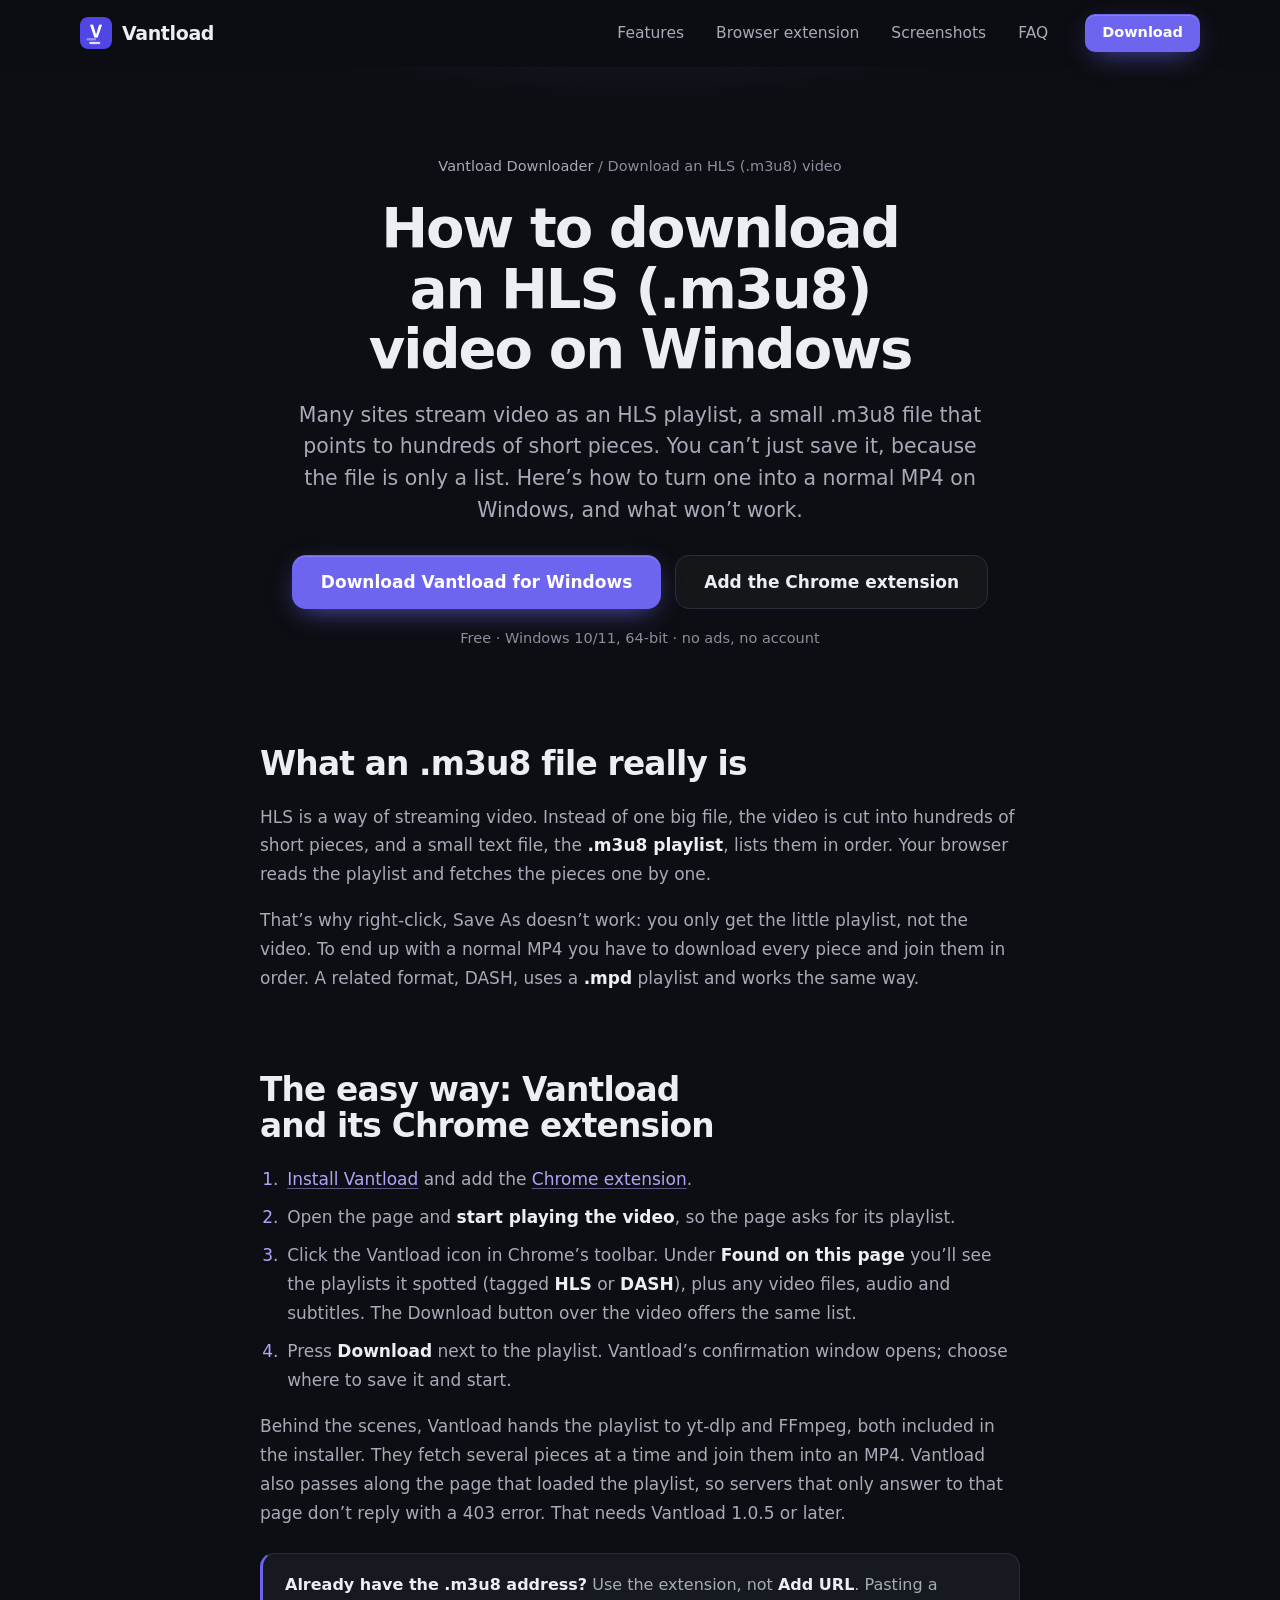
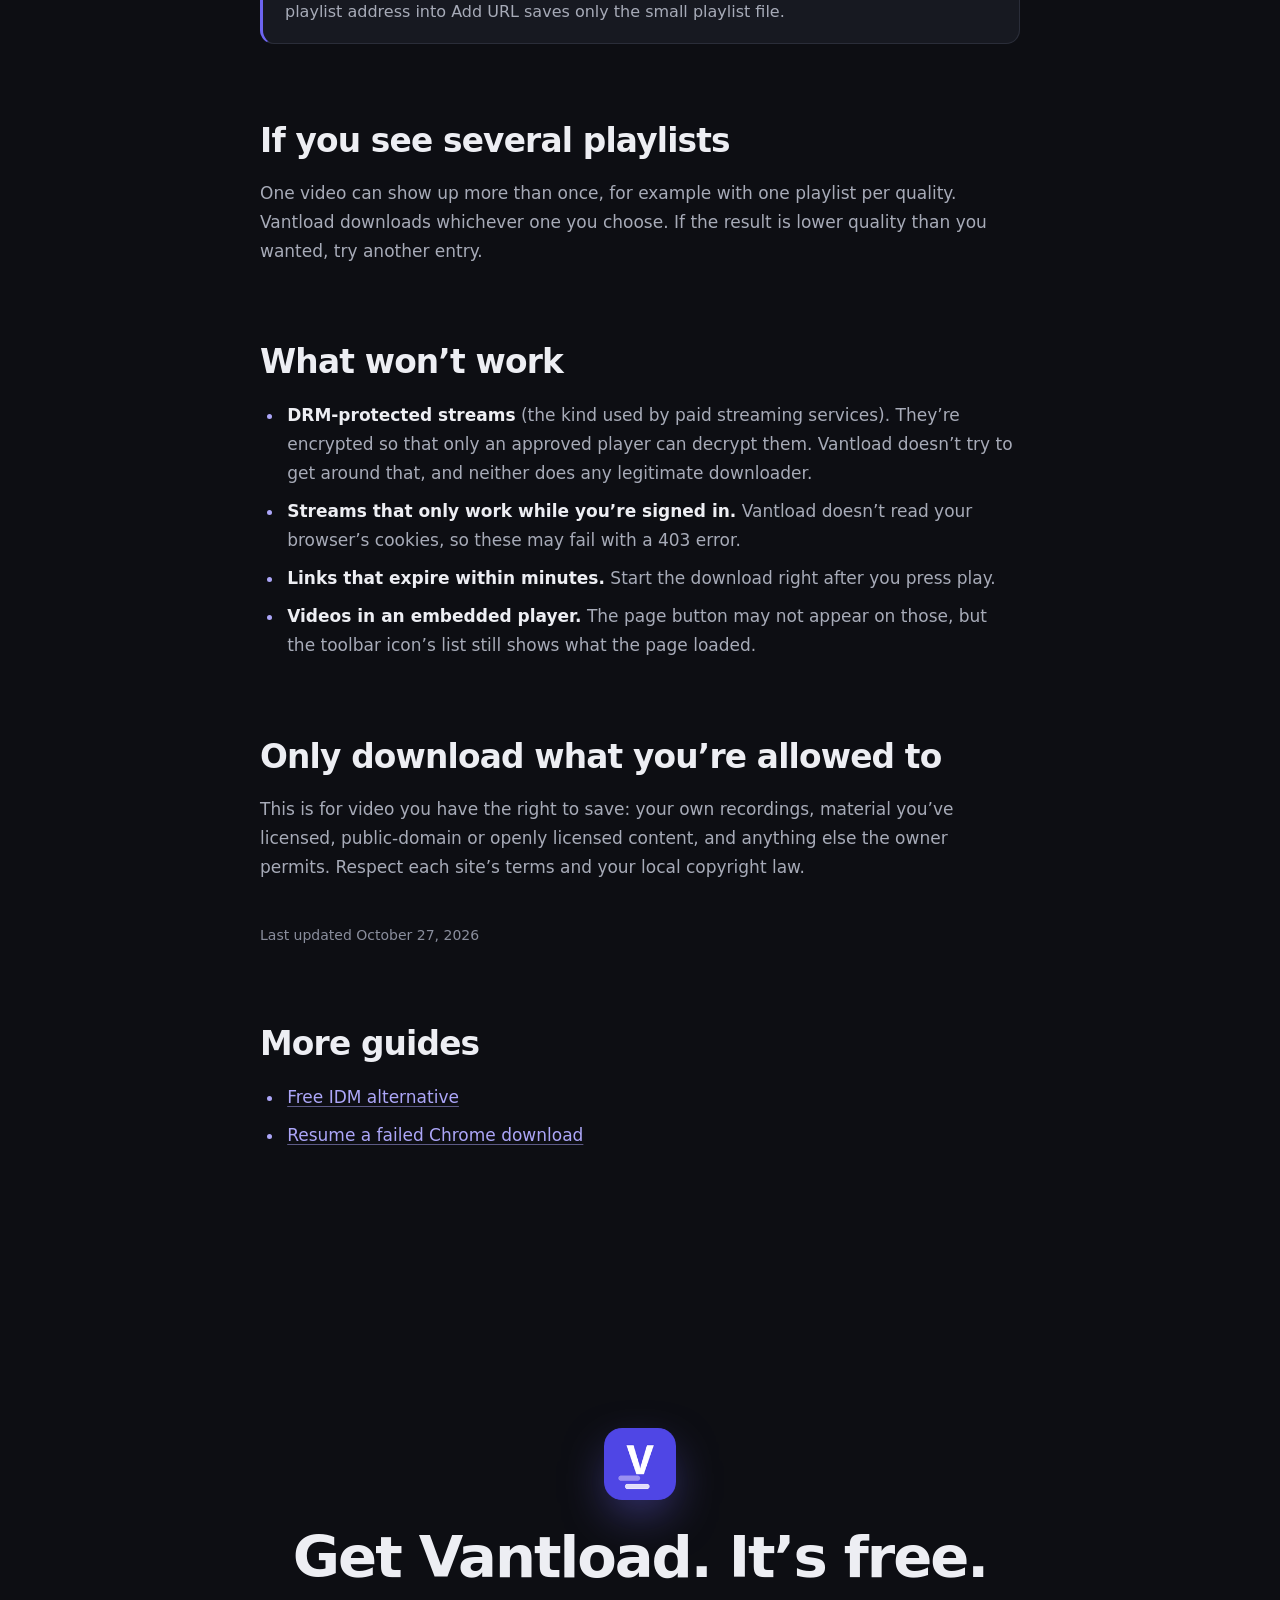
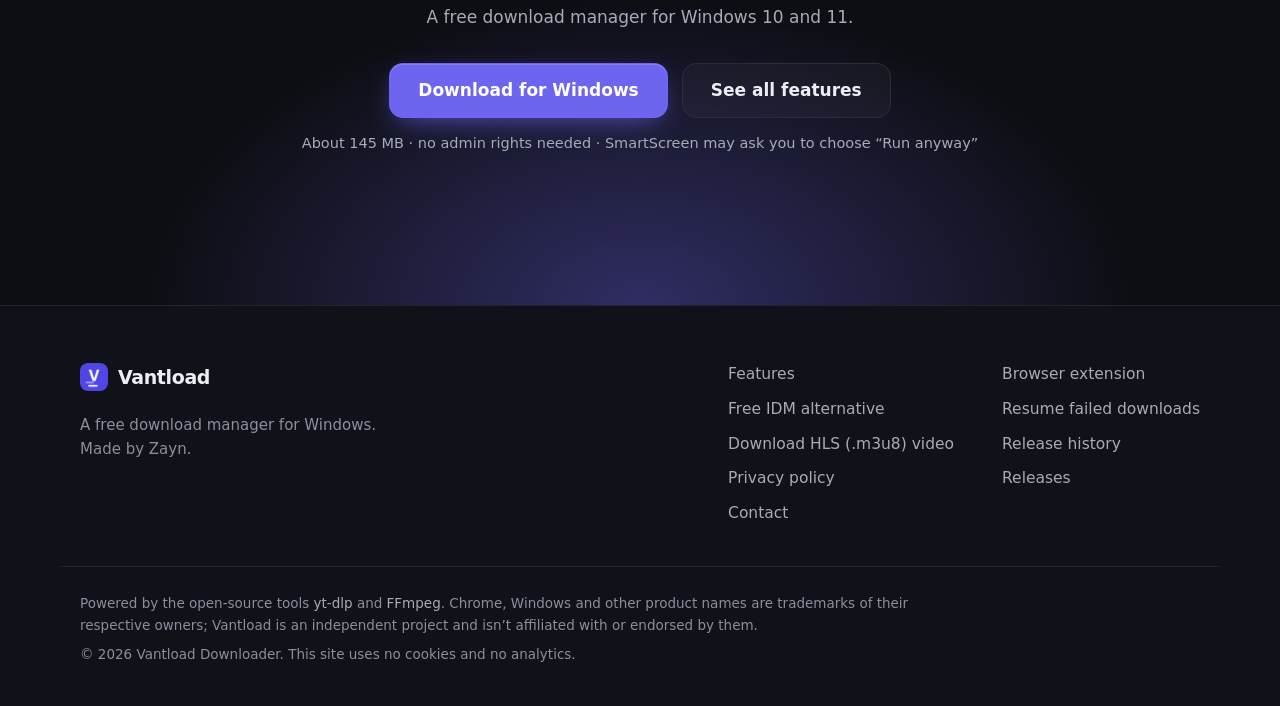
<file: download-hls-m3u8-video-windows/index.html>
<!doctype html>
<html lang="en">
<head>
<meta charset="utf-8">
<meta name="viewport" content="width=device-width, initial-scale=1">
<title>How to Download an HLS (.m3u8) Video on Windows – Vantload</title>
<meta name="description" content="How to save an HLS (.m3u8) or DASH stream as an MP4 on Windows with a free tool: what the playlist is, the steps, and what won’t work (DRM, sign-in streams).">
<meta name="application-name" content="Vantload Downloader">
<meta name="theme-color" content="#0d0e13">
<meta name="color-scheme" content="dark">
<link rel="canonical" href="https://vantload.pages.dev/download-hls-m3u8-video-windows/">

<meta property="og:type" content="article">
<meta property="og:site_name" content="Vantload Downloader">
<meta property="og:title" content="How to Download an HLS (.m3u8) Video on Windows – Vantload">
<meta property="og:description" content="How to save an HLS (.m3u8) or DASH stream as an MP4 on Windows with a free tool: what the playlist is, the steps, and what won’t work (DRM, sign-in streams).">
<meta property="og:url" content="https://vantload.pages.dev/download-hls-m3u8-video-windows/">
<meta property="og:image" content="https://vantload.pages.dev/assets/img/og-image.png">
<meta property="og:image:width" content="1200">
<meta property="og:image:height" content="630">
<meta name="twitter:card" content="summary_large_image">
<meta name="twitter:title" content="How to Download an HLS (.m3u8) Video on Windows – Vantload">
<meta name="twitter:description" content="How to save an HLS (.m3u8) or DASH stream as an MP4 on Windows with a free tool: what the playlist is, the steps, and what won’t work (DRM, sign-in streams).">
<meta name="twitter:image" content="https://vantload.pages.dev/assets/img/og-image.png">

<link rel="icon" href="/favicon.ico" sizes="any">
<link rel="icon" type="image/png" sizes="32x32" href="/assets/img/favicon-32.png">
<link rel="icon" type="image/png" sizes="48x48" href="/assets/img/favicon-48.png">
<link rel="icon" type="image/png" sizes="192x192" href="/assets/img/icon-192.png">
<link rel="apple-touch-icon" href="/assets/img/apple-touch-icon.png">
<link rel="stylesheet" href="/assets/css/style.css">
<script>document.documentElement.className += ' js';</script>

<script type="application/ld+json">
{
  "@context": "https://schema.org",
  "@type": "BreadcrumbList",
  "itemListElement": [
    { "@type": "ListItem", "position": 1, "name": "Vantload Downloader", "item": "https://vantload.pages.dev/" },
    { "@type": "ListItem", "position": 2, "name": "Download an HLS (.m3u8) video", "item": "https://vantload.pages.dev/download-hls-m3u8-video-windows/" }
  ]
}
</script>
</head>
<body>
<a class="skip" href="#main">Skip to content</a>

<header class="nav" id="nav">
  <div class="wrap nav-inner">
    <a class="brand" href="/" aria-label="Vantload Downloader, home">
      <img src="/assets/img/logo-64.png" width="32" height="32" alt="">
      <span>Vantload</span>
    </a>
    <nav class="nav-links" id="navLinks" aria-label="Main">
      <a href="/#features">Features</a>
      <a href="/#extension">Browser extension</a>
      <a href="/#screenshots">Screenshots</a>
      <a href="/#faq">FAQ</a>
    </nav>
    <a class="btn btn-sm btn-primary nav-cta" href="https://github.com/zainasghar-fs/Vantload/releases/latest/download/VantloadDownloaderSetup.exe" data-cfg="DOWNLOAD_URL">Download</a>
    <button class="nav-toggle" id="navToggle" aria-label="Menu" aria-expanded="false" aria-controls="navLinks">
      <span></span><span></span><span></span>
    </button>
  </div>
  <div class="scroll-progress" id="scrollProgress" aria-hidden="true"></div>
</header>

<main id="main">

<section class="page-hero">
  <div class="wrap narrow">
    <p class="crumbs"><a href="/">Vantload Downloader</a> <span aria-hidden="true">/</span> Download an HLS (.m3u8) video</p>
    <h1>How to download an HLS (.m3u8) video on Windows</h1>
    <p class="lede">Many sites stream video as an HLS playlist, a small .m3u8 file that points to hundreds of short pieces. You can’t just save it, because the file is only a list. Here’s how to turn one into a normal MP4 on Windows, and what won’t work.</p>
    <div class="cta-row">
      <a class="btn btn-lg btn-primary" href="https://github.com/zainasghar-fs/Vantload/releases/latest/download/VantloadDownloaderSetup.exe" data-cfg="DOWNLOAD_URL">Download Vantload for Windows</a>
      <a class="btn btn-lg btn-ghost" href="https://chromewebstore.google.com/detail/vantload-downloader/bphankkdmekpfeckokdjbceanmdflkpo" data-cfg="CHROME_STORE_URL" data-soon="Chrome extension: coming soon">Add the Chrome extension</a>
    </div>
    <p class="fine">Free · Windows 10/11, 64-bit · no ads, no account</p>
  </div>
</section>

<article class="section guide">
  <div class="wrap">
    <div class="prose">
      <h2>What an .m3u8 file really is</h2>
      <p>HLS is a way of streaming video. Instead of one big file, the video is cut into hundreds of short pieces, and a small text file, the <strong>.m3u8 playlist</strong>, lists them in order. Your browser reads the playlist and fetches the pieces one by one.</p>
      <p>That’s why right-click, Save As doesn’t work: you only get the little playlist, not the video. To end up with a normal MP4 you have to download every piece and join them in order. A related format, DASH, uses a <strong>.mpd</strong> playlist and works the same way.</p>

      <h2>The easy way: Vantload and its Chrome extension</h2>
      <ol>
        <li><a href="https://github.com/zainasghar-fs/Vantload/releases/latest/download/VantloadDownloaderSetup.exe" data-cfg="DOWNLOAD_URL">Install Vantload</a> and add the <a href="https://chromewebstore.google.com/detail/vantload-downloader/bphankkdmekpfeckokdjbceanmdflkpo" data-cfg="CHROME_STORE_URL" rel="noopener">Chrome extension</a>.</li>
        <li>Open the page and <strong>start playing the video</strong>, so the page asks for its playlist.</li>
        <li>Click the Vantload icon in Chrome’s toolbar. Under <strong>Found on this page</strong> you’ll see the playlists it spotted (tagged <strong>HLS</strong> or <strong>DASH</strong>), plus any video files, audio and subtitles. The Download button over the video offers the same list.</li>
        <li>Press <strong>Download</strong> next to the playlist. Vantload’s confirmation window opens; choose where to save it and start.</li>
      </ol>
      <p>Behind the scenes, Vantload hands the playlist to yt-dlp and FFmpeg, both included in the installer. They fetch several pieces at a time and join them into an MP4. Vantload also passes along the page that loaded the playlist, so servers that only answer to that page don’t reply with a 403 error. That needs Vantload 1.0.5 or later.</p>

      <div class="callout">
        <strong>Already have the .m3u8 address?</strong> Use the extension, not <strong>Add URL</strong>. Pasting a playlist address into Add URL saves only the small playlist file.
      </div>

      <h2>If you see several playlists</h2>
      <p>One video can show up more than once, for example with one playlist per quality. Vantload downloads whichever one you choose. If the result is lower quality than you wanted, try another entry.</p>

      <h2>What won’t work</h2>
      <ul>
        <li><strong>DRM-protected streams</strong> (the kind used by paid streaming services). They’re encrypted so that only an approved player can decrypt them. Vantload doesn’t try to get around that, and neither does any legitimate downloader.</li>
        <li><strong>Streams that only work while you’re signed in.</strong> Vantload doesn’t read your browser’s cookies, so these may fail with a 403 error.</li>
        <li><strong>Links that expire within minutes.</strong> Start the download right after you press play.</li>
        <li><strong>Videos in an embedded player.</strong> The page button may not appear on those, but the toolbar icon’s list still shows what the page loaded.</li>
      </ul>

      <h2>Only download what you’re allowed to</h2>
      <p>This is for video you have the right to save: your own recordings, material you’ve licensed, public-domain or openly licensed content, and anything else the owner permits. Respect each site’s terms and your local copyright law.</p>
      <p class="updated">Last updated <time datetime="2026-10-27">October 27, 2026</time></p>

      <h2>More guides</h2>
      <ul>
        <li><a href="/idm-alternative/">Free IDM alternative</a></li>
        <li><a href="/resume-failed-chrome-downloads/">Resume a failed Chrome download</a></li>
      </ul>
    </div>
  </div>
</article>

<section class="final" id="download">
  <div class="wrap final-inner">
    <img src="/assets/img/logo-128.png" width="72" height="72" alt="" loading="lazy">
    <h2>Get Vantload. It’s free.</h2>
    <p>A free download manager for Windows 10 and 11.</p>
    <div class="cta-row">
      <a class="btn btn-lg btn-primary" href="https://github.com/zainasghar-fs/Vantload/releases/latest/download/VantloadDownloaderSetup.exe" data-cfg="DOWNLOAD_URL">Download for Windows</a>
      <a class="btn btn-lg btn-ghost" href="/">See all features</a>
    </div>
    <p class="fine">About 145 MB · no admin rights needed · SmartScreen may ask you to choose “Run anyway”</p>
  </div>
</section>

</main>

<footer class="footer">
  <div class="wrap footer-inner">
    <div class="foot-brand">
      <a class="brand" href="/"><img src="/assets/img/logo-64.png" width="28" height="28" alt=""><span>Vantload</span></a>
      <p>A free download manager for Windows.<br>Made by Zayn.</p>
    </div>
    <nav class="foot-links" aria-label="Footer">
      <a href="/#features">Features</a>
      <a href="/#extension">Browser extension</a>
      <a href="/idm-alternative/">Free IDM alternative</a>
      <a href="/resume-failed-chrome-downloads/">Resume failed downloads</a>
      <a href="/download-hls-m3u8-video-windows/">Download HLS (.m3u8) video</a>
      <a href="/#changelog">Release history</a>
      <a href="https://zainasghar-fs.github.io/vantload-downloader/" data-cfg="PRIVACY_URL">Privacy policy</a>
      <a href="https://github.com/zainasghar-fs/Vantload/releases" data-cfg="GITHUB_URL">Releases</a>
      <a href="mailto:zasghar991@gmail.com" data-cfg="CONTACT_URL">Contact</a>
    </nav>
  </div>
  <div class="wrap legal">
    <p>Powered by the open-source tools <a href="https://github.com/yt-dlp/yt-dlp" rel="noopener">yt-dlp</a> and <a href="https://ffmpeg.org" rel="noopener">FFmpeg</a>. Chrome, Windows and other product names are trademarks of their respective owners; Vantload is an independent project and isn’t affiliated with or endorsed by them.</p>
    <p>© <span id="year">2026</span> Vantload Downloader. This site uses no cookies and no analytics.</p>
  </div>
</footer>

<div class="toast" id="toast" role="status" aria-live="polite" hidden>
  <div class="toast-ic" aria-hidden="true"><svg viewBox="0 0 24 24" width="20" height="20"><path d="M12 3v12m0 0l-4.5-4.5M12 15l4.5-4.5M4 19h16" fill="none" stroke="currentColor" stroke-width="2.2" stroke-linecap="round" stroke-linejoin="round"/></svg></div>
  <div class="toast-text"><strong>Your download is starting</strong><span>Windows may say “unknown publisher”: click <b>More info</b>, then <b>Run anyway</b>. After installing, add the Chrome extension.</span></div>
  <button type="button" class="toast-x" id="toastClose" aria-label="Dismiss">×</button>
</div>
<button type="button" class="to-top" id="toTop" aria-label="Back to top" hidden>
  <svg viewBox="0 0 24 24" width="20" height="20" aria-hidden="true"><path d="M12 19V5m0 0l-6 6m6-6l6 6" fill="none" stroke="currentColor" stroke-width="2.2" stroke-linecap="round" stroke-linejoin="round"/></svg>
</button>

<script src="/assets/js/config.js"></script>
<script src="/assets/js/main.js" defer></script>
</body>
</html>
</file>
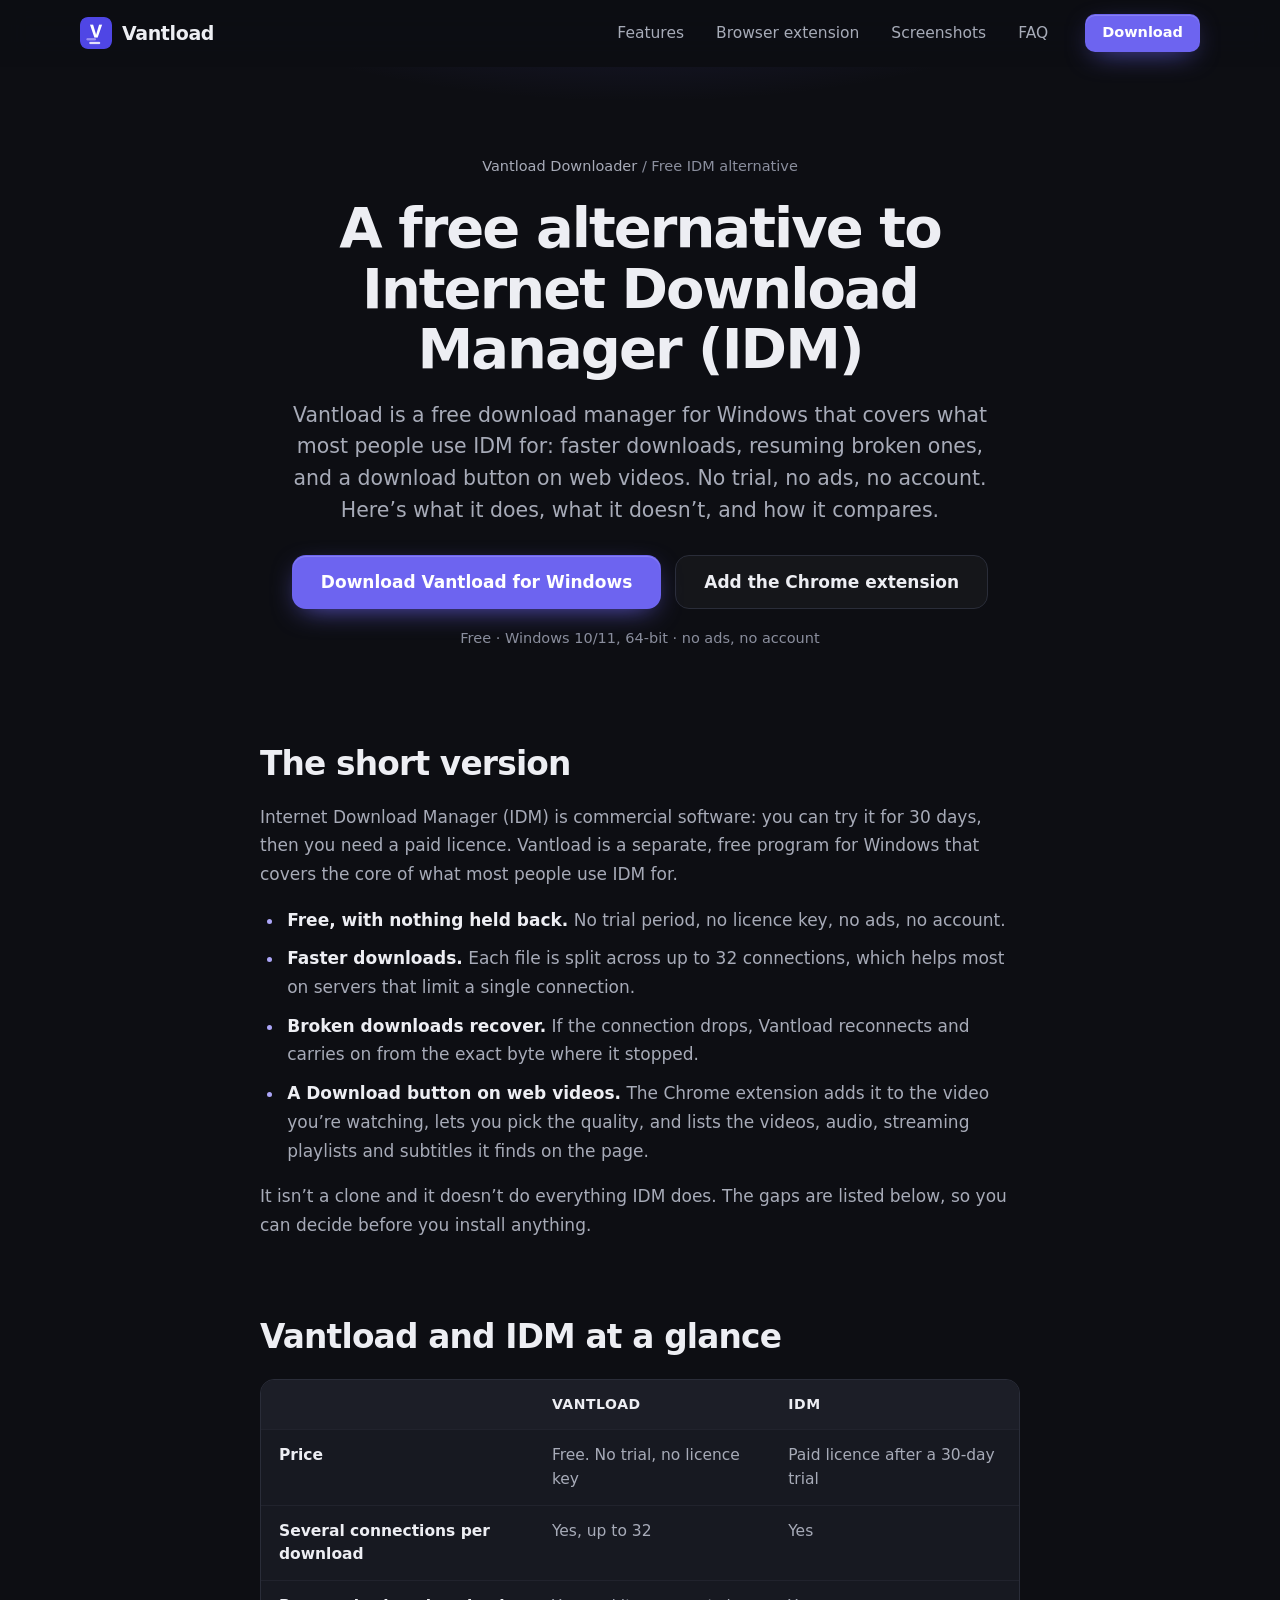
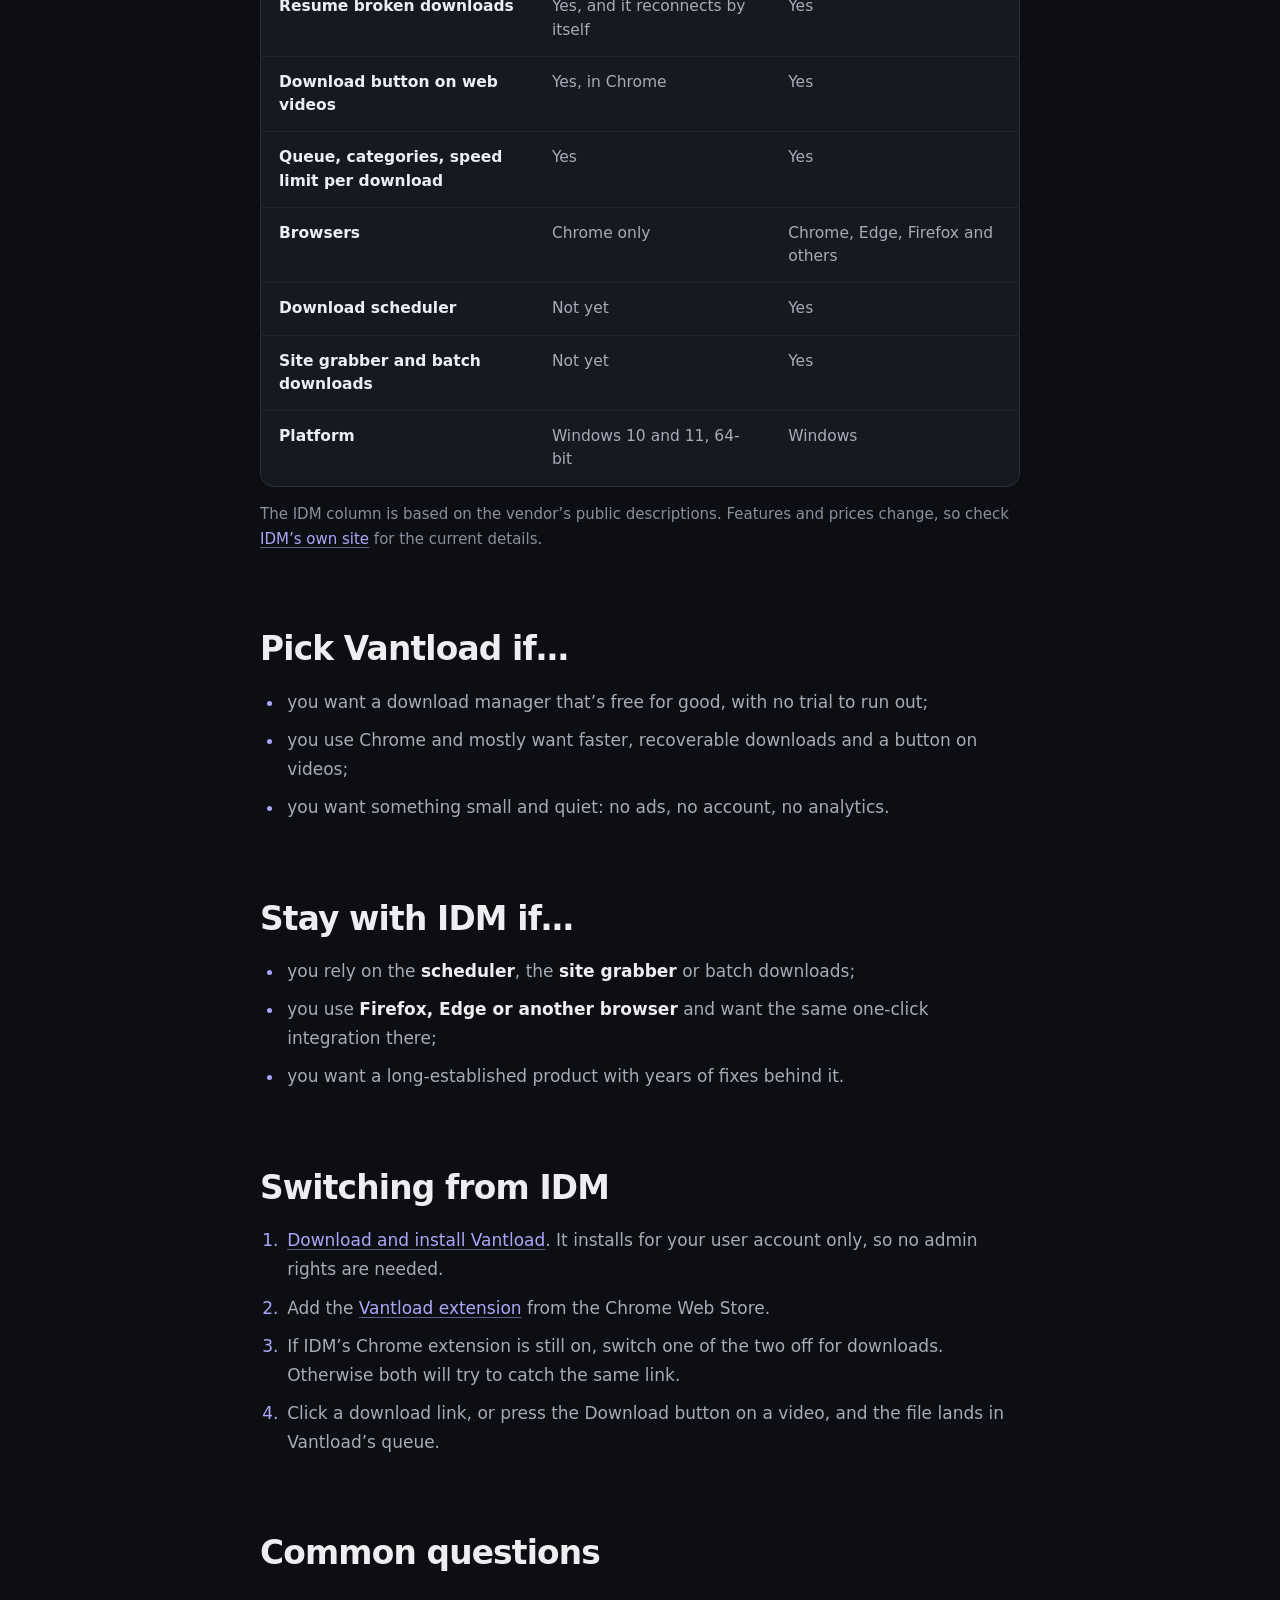
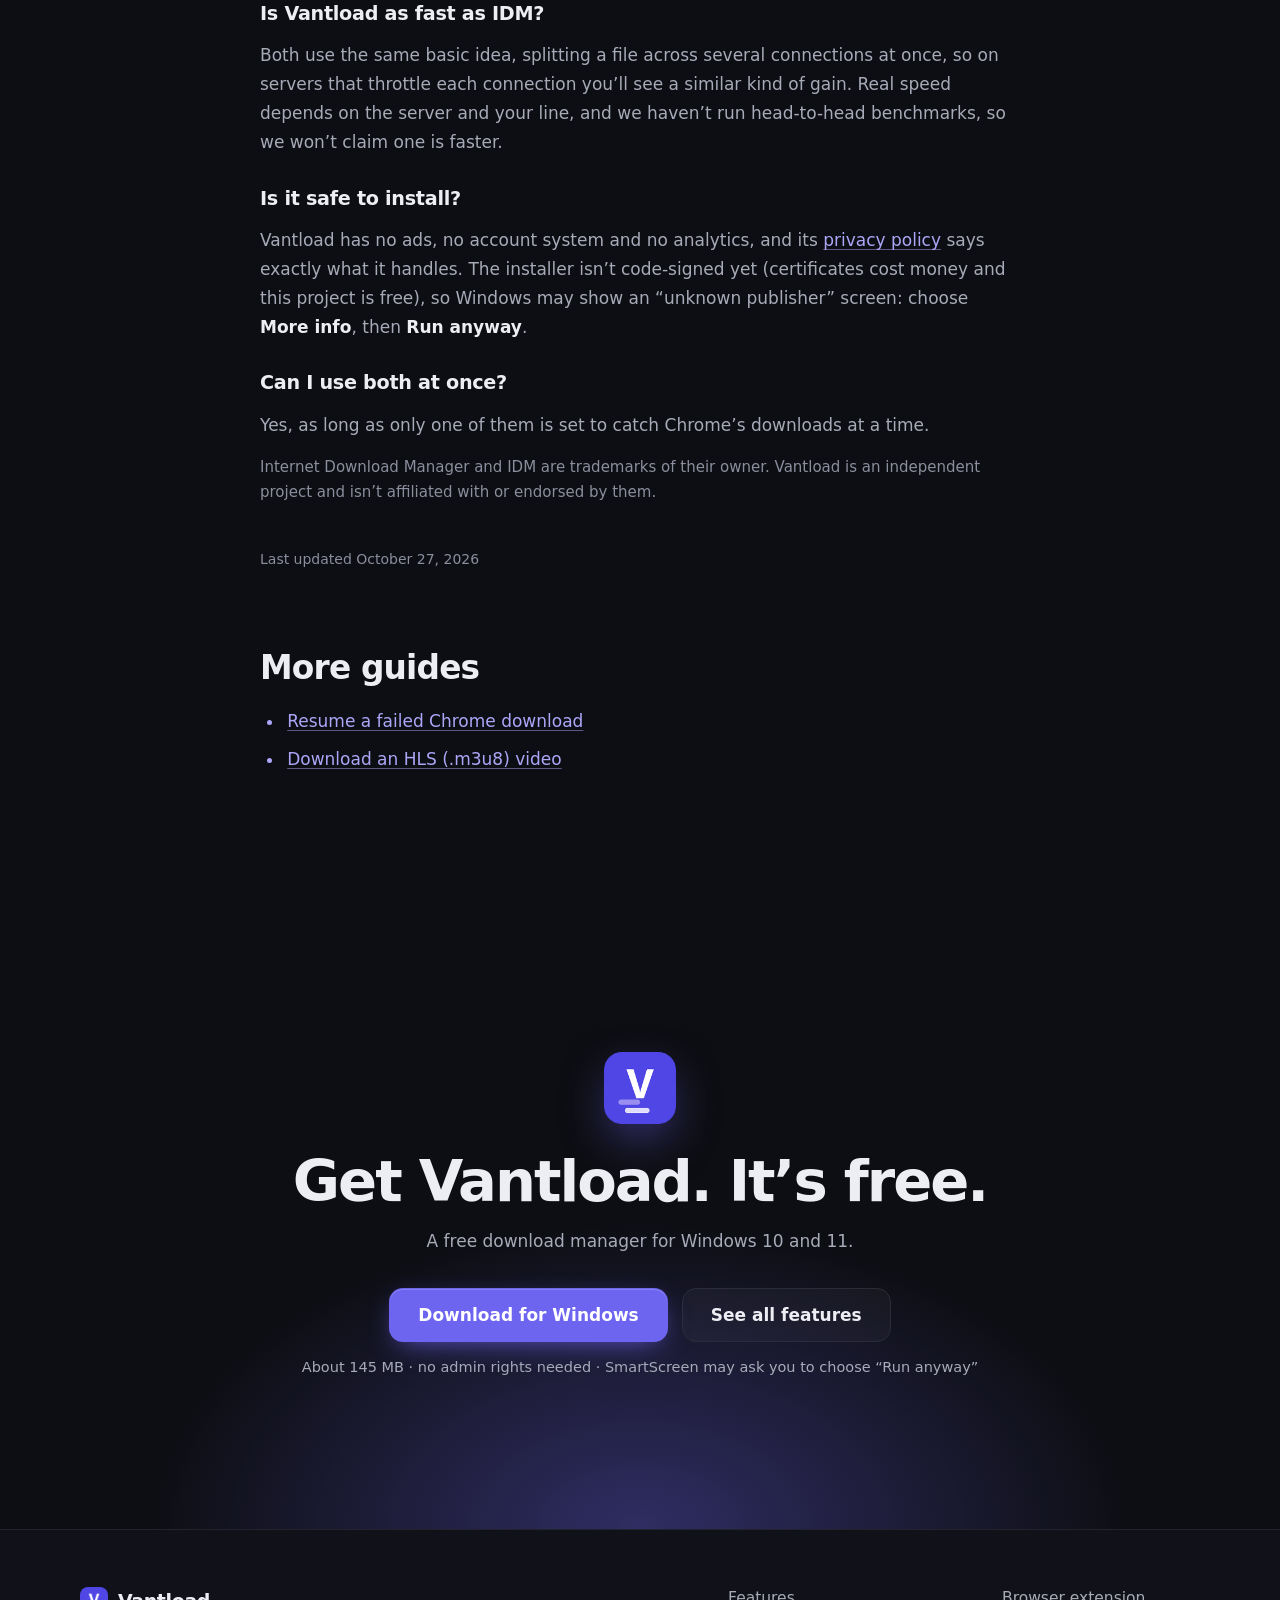
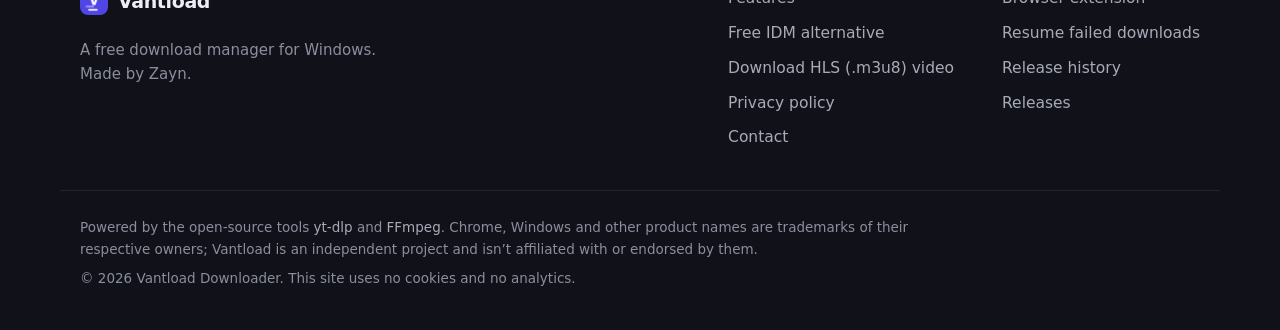
<file: idm-alternative/index.html>
<!doctype html>
<html lang="en">
<head>
<meta charset="utf-8">
<meta name="viewport" content="width=device-width, initial-scale=1">
<title>Free IDM Alternative for Windows – Vantload Downloader</title>
<meta name="description" content="A free alternative to Internet Download Manager (IDM) for Windows: 32 connections, resume, a Chrome extension, no ads, no trial. What it does and what it doesn’t.">
<meta name="application-name" content="Vantload Downloader">
<meta name="theme-color" content="#0d0e13">
<meta name="color-scheme" content="dark">
<link rel="canonical" href="https://vantload.pages.dev/idm-alternative/">

<meta property="og:type" content="article">
<meta property="og:site_name" content="Vantload Downloader">
<meta property="og:title" content="Free IDM Alternative for Windows – Vantload Downloader">
<meta property="og:description" content="A free alternative to Internet Download Manager (IDM) for Windows: 32 connections, resume, a Chrome extension, no ads, no trial. What it does and what it doesn’t.">
<meta property="og:url" content="https://vantload.pages.dev/idm-alternative/">
<meta property="og:image" content="https://vantload.pages.dev/assets/img/og-image.png">
<meta property="og:image:width" content="1200">
<meta property="og:image:height" content="630">
<meta name="twitter:card" content="summary_large_image">
<meta name="twitter:title" content="Free IDM Alternative for Windows – Vantload Downloader">
<meta name="twitter:description" content="A free alternative to Internet Download Manager (IDM) for Windows: 32 connections, resume, a Chrome extension, no ads, no trial. What it does and what it doesn’t.">
<meta name="twitter:image" content="https://vantload.pages.dev/assets/img/og-image.png">

<link rel="icon" href="/favicon.ico" sizes="any">
<link rel="icon" type="image/png" sizes="32x32" href="/assets/img/favicon-32.png">
<link rel="icon" type="image/png" sizes="48x48" href="/assets/img/favicon-48.png">
<link rel="icon" type="image/png" sizes="192x192" href="/assets/img/icon-192.png">
<link rel="apple-touch-icon" href="/assets/img/apple-touch-icon.png">
<link rel="stylesheet" href="/assets/css/style.css">
<script>document.documentElement.className += ' js';</script>

<script type="application/ld+json">
{
  "@context": "https://schema.org",
  "@type": "BreadcrumbList",
  "itemListElement": [
    { "@type": "ListItem", "position": 1, "name": "Vantload Downloader", "item": "https://vantload.pages.dev/" },
    { "@type": "ListItem", "position": 2, "name": "Free IDM alternative", "item": "https://vantload.pages.dev/idm-alternative/" }
  ]
}
</script>
</head>
<body>
<a class="skip" href="#main">Skip to content</a>

<header class="nav" id="nav">
  <div class="wrap nav-inner">
    <a class="brand" href="/" aria-label="Vantload Downloader, home">
      <img src="/assets/img/logo-64.png" width="32" height="32" alt="">
      <span>Vantload</span>
    </a>
    <nav class="nav-links" id="navLinks" aria-label="Main">
      <a href="/#features">Features</a>
      <a href="/#extension">Browser extension</a>
      <a href="/#screenshots">Screenshots</a>
      <a href="/#faq">FAQ</a>
    </nav>
    <a class="btn btn-sm btn-primary nav-cta" href="https://github.com/zainasghar-fs/Vantload/releases/latest/download/VantloadDownloaderSetup.exe" data-cfg="DOWNLOAD_URL">Download</a>
    <button class="nav-toggle" id="navToggle" aria-label="Menu" aria-expanded="false" aria-controls="navLinks">
      <span></span><span></span><span></span>
    </button>
  </div>
  <div class="scroll-progress" id="scrollProgress" aria-hidden="true"></div>
</header>

<main id="main">

<section class="page-hero">
  <div class="wrap narrow">
    <p class="crumbs"><a href="/">Vantload Downloader</a> <span aria-hidden="true">/</span> Free IDM alternative</p>
    <h1>A free alternative to Internet Download Manager (IDM)</h1>
    <p class="lede">Vantload is a free download manager for Windows that covers what most people use IDM for: faster downloads, resuming broken ones, and a download button on web videos. No trial, no ads, no account. Here’s what it does, what it doesn’t, and how it compares.</p>
    <div class="cta-row">
      <a class="btn btn-lg btn-primary" href="https://github.com/zainasghar-fs/Vantload/releases/latest/download/VantloadDownloaderSetup.exe" data-cfg="DOWNLOAD_URL">Download Vantload for Windows</a>
      <a class="btn btn-lg btn-ghost" href="https://chromewebstore.google.com/detail/vantload-downloader/bphankkdmekpfeckokdjbceanmdflkpo" data-cfg="CHROME_STORE_URL" data-soon="Chrome extension: coming soon">Add the Chrome extension</a>
    </div>
    <p class="fine">Free · Windows 10/11, 64-bit · no ads, no account</p>
  </div>
</section>

<article class="section guide">
  <div class="wrap">
    <div class="prose">
      <h2>The short version</h2>
      <p>Internet Download Manager (IDM) is commercial software: you can try it for 30 days, then you need a paid licence. Vantload is a separate, free program for Windows that covers the core of what most people use IDM for.</p>
      <ul>
        <li><strong>Free, with nothing held back.</strong> No trial period, no licence key, no ads, no account.</li>
        <li><strong>Faster downloads.</strong> Each file is split across up to 32 connections, which helps most on servers that limit a single connection.</li>
        <li><strong>Broken downloads recover.</strong> If the connection drops, Vantload reconnects and carries on from the exact byte where it stopped.</li>
        <li><strong>A Download button on web videos.</strong> The Chrome extension adds it to the video you’re watching, lets you pick the quality, and lists the videos, audio, streaming playlists and subtitles it finds on the page.</li>
      </ul>
      <p>It isn’t a clone and it doesn’t do everything IDM does. The gaps are listed below, so you can decide before you install anything.</p>

      <h2>Vantload and IDM at a glance</h2>
      <div class="table-wrap">
        <table class="compare">
          <thead><tr><th scope="col"></th><th scope="col">Vantload</th><th scope="col">IDM</th></tr></thead>
          <tbody>
            <tr><th scope="row">Price</th><td>Free. No trial, no licence key</td><td>Paid licence after a 30-day trial</td></tr>
            <tr><th scope="row">Several connections per download</th><td>Yes, up to 32</td><td>Yes</td></tr>
            <tr><th scope="row">Resume broken downloads</th><td>Yes, and it reconnects by itself</td><td>Yes</td></tr>
            <tr><th scope="row">Download button on web videos</th><td>Yes, in Chrome</td><td>Yes</td></tr>
            <tr><th scope="row">Queue, categories, speed limit per download</th><td>Yes</td><td>Yes</td></tr>
            <tr><th scope="row">Browsers</th><td>Chrome only</td><td>Chrome, Edge, Firefox and others</td></tr>
            <tr><th scope="row">Download scheduler</th><td>Not yet</td><td>Yes</td></tr>
            <tr><th scope="row">Site grabber and batch downloads</th><td>Not yet</td><td>Yes</td></tr>
            <tr><th scope="row">Platform</th><td>Windows 10 and 11, 64-bit</td><td>Windows</td></tr>
          </tbody>
        </table>
      </div>
      <p class="note">The IDM column is based on the vendor’s public descriptions. Features and prices change, so check <a href="https://www.internetdownloadmanager.com/" rel="noopener">IDM’s own site</a> for the current details.</p>

      <h2>Pick Vantload if&hellip;</h2>
      <ul>
        <li>you want a download manager that’s free for good, with no trial to run out;</li>
        <li>you use Chrome and mostly want faster, recoverable downloads and a button on videos;</li>
        <li>you want something small and quiet: no ads, no account, no analytics.</li>
      </ul>

      <h2>Stay with IDM if&hellip;</h2>
      <ul>
        <li>you rely on the <strong>scheduler</strong>, the <strong>site grabber</strong> or batch downloads;</li>
        <li>you use <strong>Firefox, Edge or another browser</strong> and want the same one-click integration there;</li>
        <li>you want a long-established product with years of fixes behind it.</li>
      </ul>

      <h2>Switching from IDM</h2>
      <ol>
        <li><a href="https://github.com/zainasghar-fs/Vantload/releases/latest/download/VantloadDownloaderSetup.exe" data-cfg="DOWNLOAD_URL">Download and install Vantload</a>. It installs for your user account only, so no admin rights are needed.</li>
        <li>Add the <a href="https://chromewebstore.google.com/detail/vantload-downloader/bphankkdmekpfeckokdjbceanmdflkpo" data-cfg="CHROME_STORE_URL" rel="noopener">Vantload extension</a> from the Chrome Web Store.</li>
        <li>If IDM’s Chrome extension is still on, switch one of the two off for downloads. Otherwise both will try to catch the same link.</li>
        <li>Click a download link, or press the Download button on a video, and the file lands in Vantload’s queue.</li>
      </ol>

      <h2>Common questions</h2>
      <h3>Is Vantload as fast as IDM?</h3>
      <p>Both use the same basic idea, splitting a file across several connections at once, so on servers that throttle each connection you’ll see a similar kind of gain. Real speed depends on the server and your line, and we haven’t run head-to-head benchmarks, so we won’t claim one is faster.</p>
      <h3>Is it safe to install?</h3>
      <p>Vantload has no ads, no account system and no analytics, and its <a href="https://zainasghar-fs.github.io/vantload-downloader/" data-cfg="PRIVACY_URL">privacy policy</a> says exactly what it handles. The installer isn’t code-signed yet (certificates cost money and this project is free), so Windows may show an “unknown publisher” screen: choose <strong>More info</strong>, then <strong>Run anyway</strong>.</p>
      <h3>Can I use both at once?</h3>
      <p>Yes, as long as only one of them is set to catch Chrome’s downloads at a time.</p>

      <p class="note">Internet Download Manager and IDM are trademarks of their owner. Vantload is an independent project and isn’t affiliated with or endorsed by them.</p>
      <p class="updated">Last updated <time datetime="2026-10-27">October 27, 2026</time></p>

      <h2>More guides</h2>
      <ul>
        <li><a href="/resume-failed-chrome-downloads/">Resume a failed Chrome download</a></li>
        <li><a href="/download-hls-m3u8-video-windows/">Download an HLS (.m3u8) video</a></li>
      </ul>
    </div>
  </div>
</article>

<section class="final" id="download">
  <div class="wrap final-inner">
    <img src="/assets/img/logo-128.png" width="72" height="72" alt="" loading="lazy">
    <h2>Get Vantload. It’s free.</h2>
    <p>A free download manager for Windows 10 and 11.</p>
    <div class="cta-row">
      <a class="btn btn-lg btn-primary" href="https://github.com/zainasghar-fs/Vantload/releases/latest/download/VantloadDownloaderSetup.exe" data-cfg="DOWNLOAD_URL">Download for Windows</a>
      <a class="btn btn-lg btn-ghost" href="/">See all features</a>
    </div>
    <p class="fine">About 145 MB · no admin rights needed · SmartScreen may ask you to choose “Run anyway”</p>
  </div>
</section>

</main>

<footer class="footer">
  <div class="wrap footer-inner">
    <div class="foot-brand">
      <a class="brand" href="/"><img src="/assets/img/logo-64.png" width="28" height="28" alt=""><span>Vantload</span></a>
      <p>A free download manager for Windows.<br>Made by Zayn.</p>
    </div>
    <nav class="foot-links" aria-label="Footer">
      <a href="/#features">Features</a>
      <a href="/#extension">Browser extension</a>
      <a href="/idm-alternative/">Free IDM alternative</a>
      <a href="/resume-failed-chrome-downloads/">Resume failed downloads</a>
      <a href="/download-hls-m3u8-video-windows/">Download HLS (.m3u8) video</a>
      <a href="/#changelog">Release history</a>
      <a href="https://zainasghar-fs.github.io/vantload-downloader/" data-cfg="PRIVACY_URL">Privacy policy</a>
      <a href="https://github.com/zainasghar-fs/Vantload/releases" data-cfg="GITHUB_URL">Releases</a>
      <a href="mailto:zasghar991@gmail.com" data-cfg="CONTACT_URL">Contact</a>
    </nav>
  </div>
  <div class="wrap legal">
    <p>Powered by the open-source tools <a href="https://github.com/yt-dlp/yt-dlp" rel="noopener">yt-dlp</a> and <a href="https://ffmpeg.org" rel="noopener">FFmpeg</a>. Chrome, Windows and other product names are trademarks of their respective owners; Vantload is an independent project and isn’t affiliated with or endorsed by them.</p>
    <p>© <span id="year">2026</span> Vantload Downloader. This site uses no cookies and no analytics.</p>
  </div>
</footer>

<div class="toast" id="toast" role="status" aria-live="polite" hidden>
  <div class="toast-ic" aria-hidden="true"><svg viewBox="0 0 24 24" width="20" height="20"><path d="M12 3v12m0 0l-4.5-4.5M12 15l4.5-4.5M4 19h16" fill="none" stroke="currentColor" stroke-width="2.2" stroke-linecap="round" stroke-linejoin="round"/></svg></div>
  <div class="toast-text"><strong>Your download is starting</strong><span>Windows may say “unknown publisher”: click <b>More info</b>, then <b>Run anyway</b>. After installing, add the Chrome extension.</span></div>
  <button type="button" class="toast-x" id="toastClose" aria-label="Dismiss">×</button>
</div>
<button type="button" class="to-top" id="toTop" aria-label="Back to top" hidden>
  <svg viewBox="0 0 24 24" width="20" height="20" aria-hidden="true"><path d="M12 19V5m0 0l-6 6m6-6l6 6" fill="none" stroke="currentColor" stroke-width="2.2" stroke-linecap="round" stroke-linejoin="round"/></svg>
</button>

<script src="/assets/js/config.js"></script>
<script src="/assets/js/main.js" defer></script>
</body>
</html>
</file>
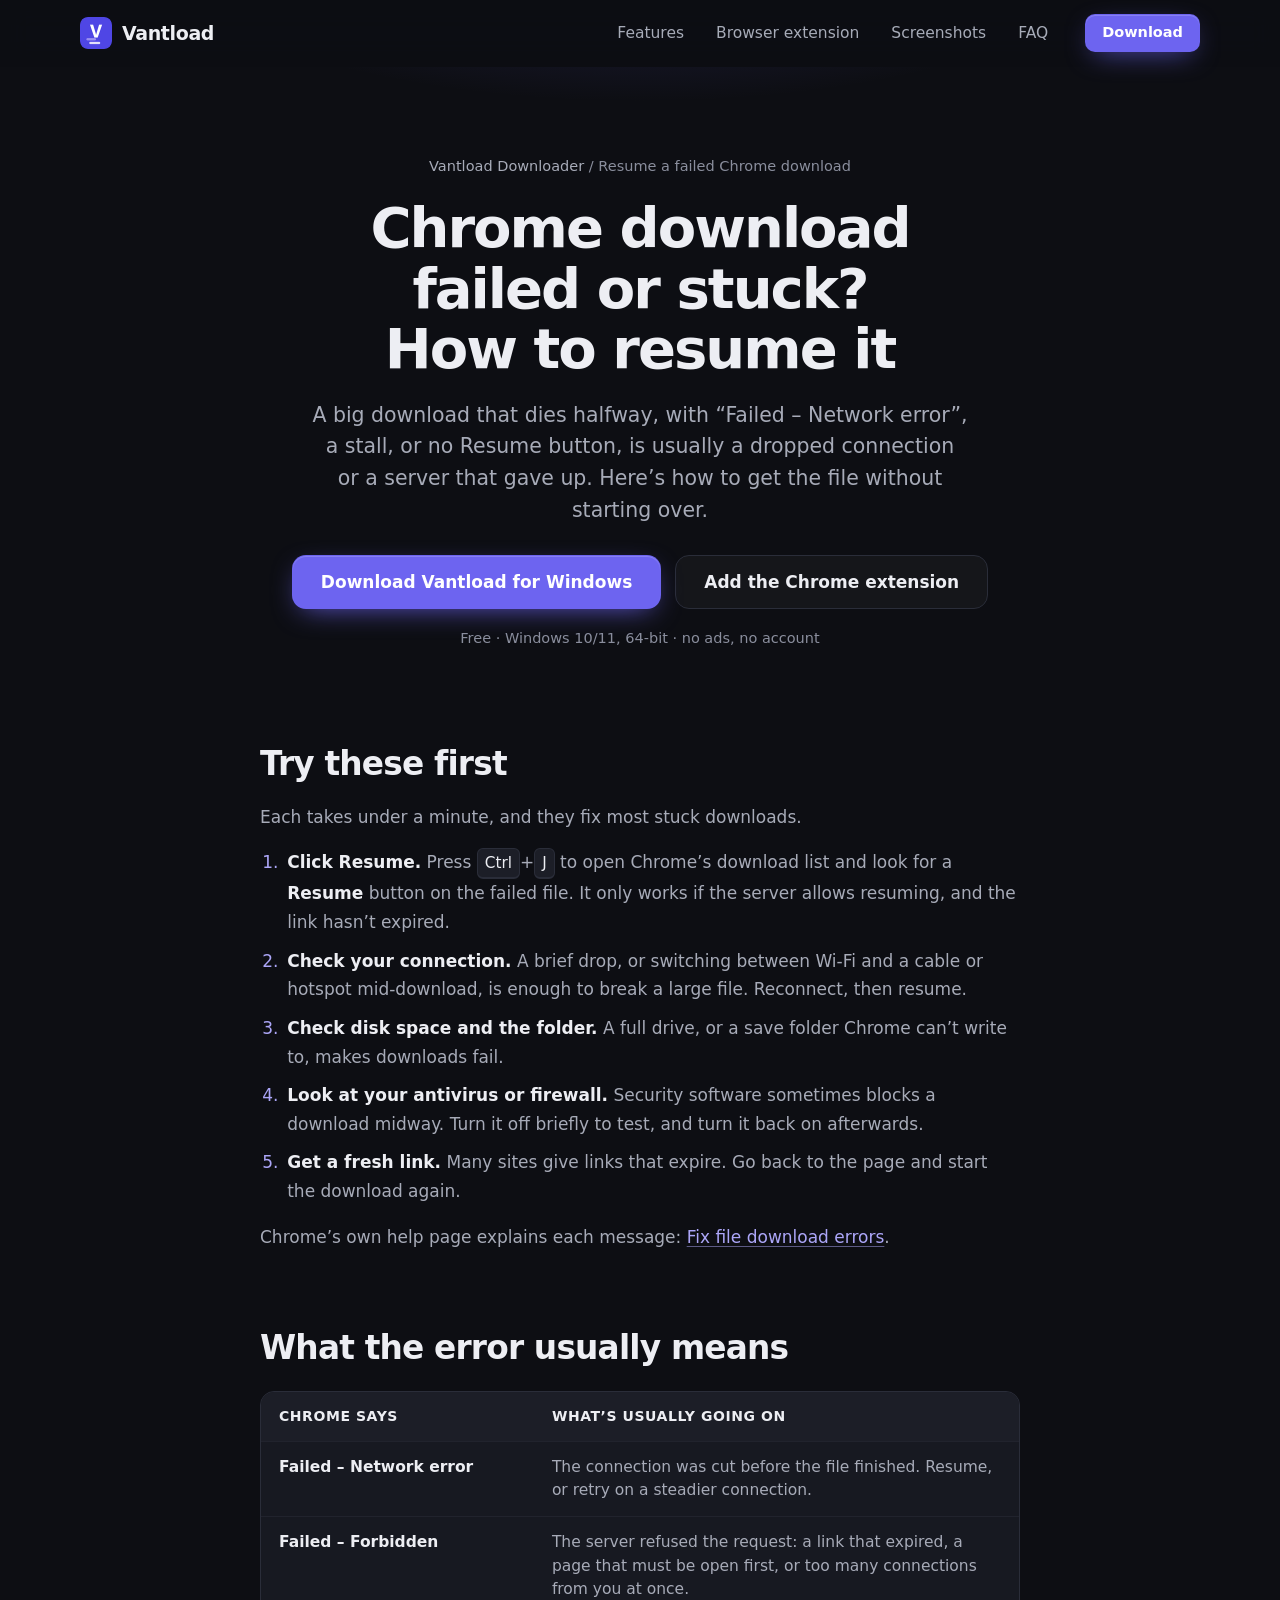
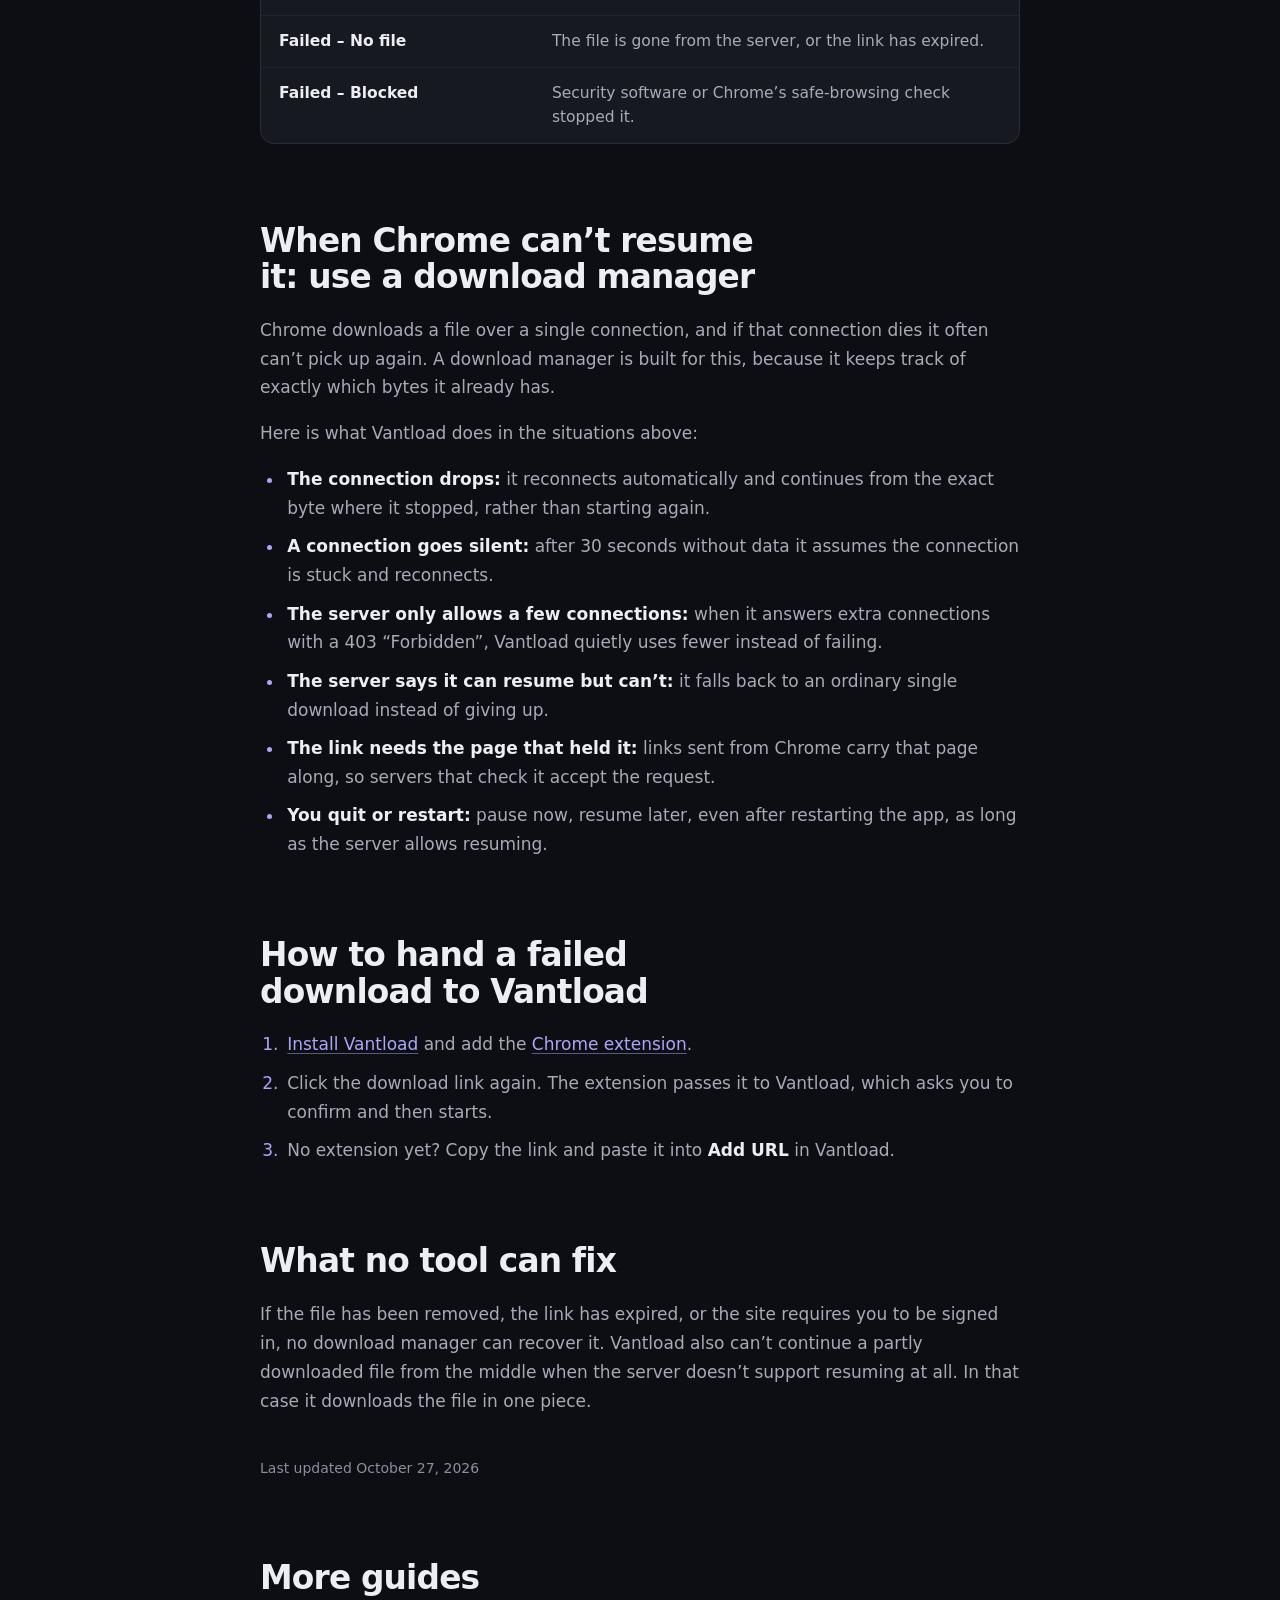
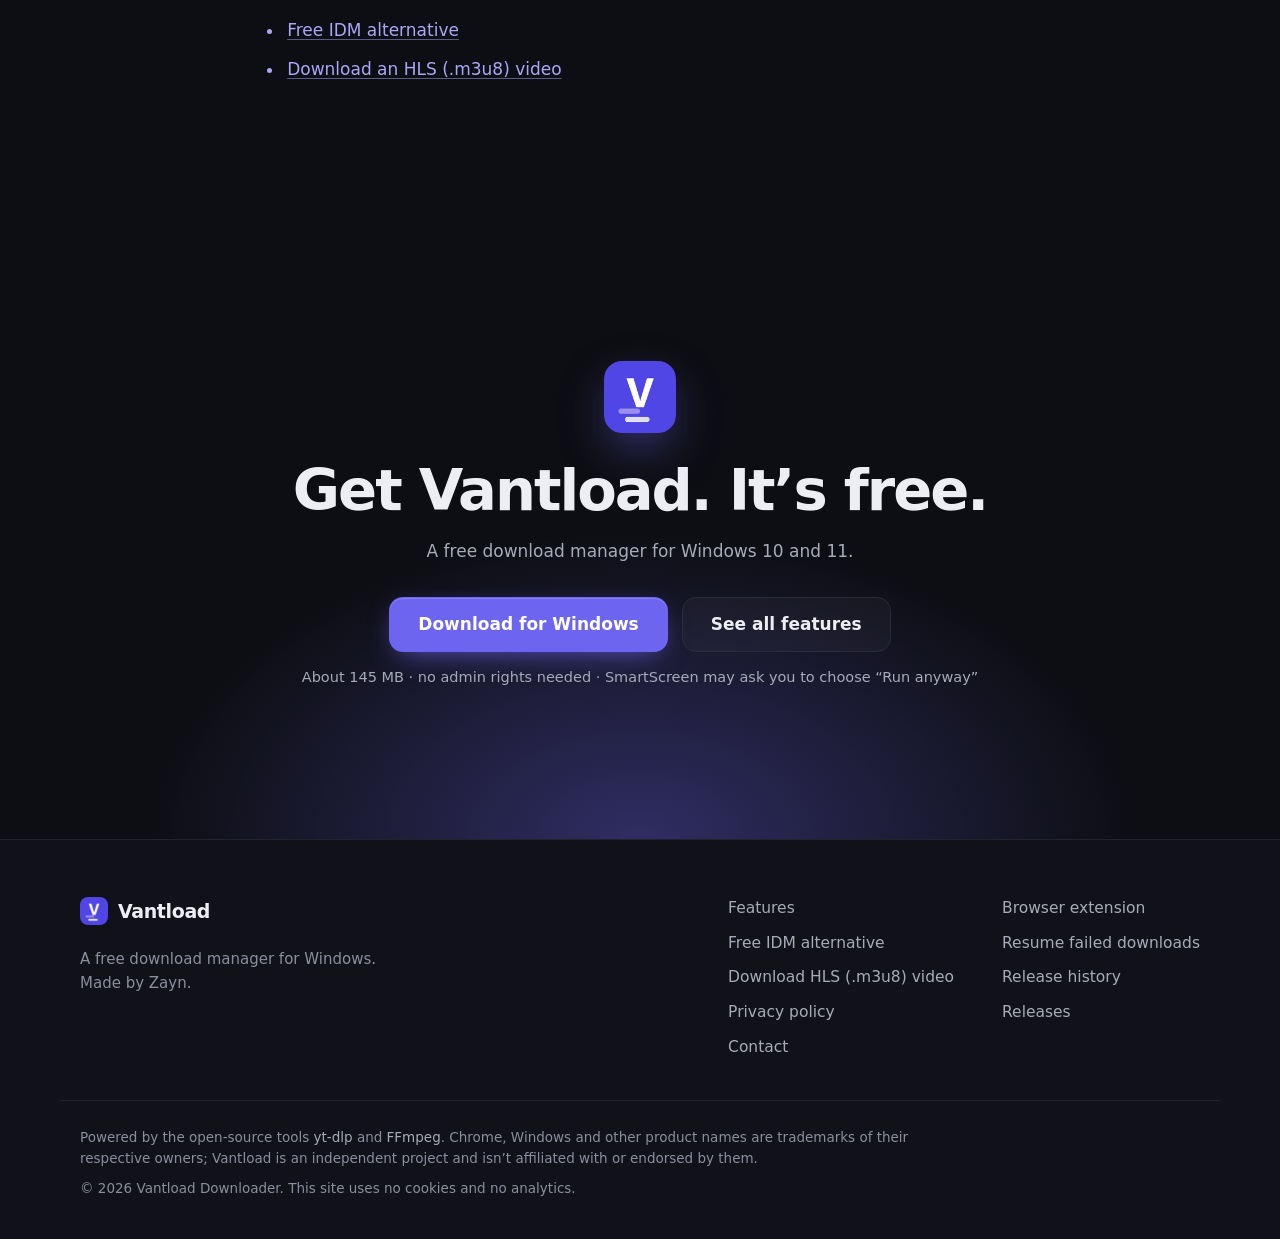
<file: resume-failed-chrome-downloads/index.html>
<!doctype html>
<html lang="en">
<head>
<meta charset="utf-8">
<meta name="viewport" content="width=device-width, initial-scale=1">
<title>Chrome Download Failed or Stuck? How to Resume It – Vantload</title>
<meta name="description" content="Chrome download failed with “Network error” or stuck halfway? Quick fixes, what the errors mean, and how to resume the file without starting over.">
<meta name="application-name" content="Vantload Downloader">
<meta name="theme-color" content="#0d0e13">
<meta name="color-scheme" content="dark">
<link rel="canonical" href="https://vantload.pages.dev/resume-failed-chrome-downloads/">

<meta property="og:type" content="article">
<meta property="og:site_name" content="Vantload Downloader">
<meta property="og:title" content="Chrome Download Failed or Stuck? How to Resume It – Vantload">
<meta property="og:description" content="Chrome download failed with “Network error” or stuck halfway? Quick fixes, what the errors mean, and how to resume the file without starting over.">
<meta property="og:url" content="https://vantload.pages.dev/resume-failed-chrome-downloads/">
<meta property="og:image" content="https://vantload.pages.dev/assets/img/og-image.png">
<meta property="og:image:width" content="1200">
<meta property="og:image:height" content="630">
<meta name="twitter:card" content="summary_large_image">
<meta name="twitter:title" content="Chrome Download Failed or Stuck? How to Resume It – Vantload">
<meta name="twitter:description" content="Chrome download failed with “Network error” or stuck halfway? Quick fixes, what the errors mean, and how to resume the file without starting over.">
<meta name="twitter:image" content="https://vantload.pages.dev/assets/img/og-image.png">

<link rel="icon" href="/favicon.ico" sizes="any">
<link rel="icon" type="image/png" sizes="32x32" href="/assets/img/favicon-32.png">
<link rel="icon" type="image/png" sizes="48x48" href="/assets/img/favicon-48.png">
<link rel="icon" type="image/png" sizes="192x192" href="/assets/img/icon-192.png">
<link rel="apple-touch-icon" href="/assets/img/apple-touch-icon.png">
<link rel="stylesheet" href="/assets/css/style.css">
<script>document.documentElement.className += ' js';</script>

<script type="application/ld+json">
{
  "@context": "https://schema.org",
  "@type": "BreadcrumbList",
  "itemListElement": [
    { "@type": "ListItem", "position": 1, "name": "Vantload Downloader", "item": "https://vantload.pages.dev/" },
    { "@type": "ListItem", "position": 2, "name": "Resume a failed Chrome download", "item": "https://vantload.pages.dev/resume-failed-chrome-downloads/" }
  ]
}
</script>
</head>
<body>
<a class="skip" href="#main">Skip to content</a>

<header class="nav" id="nav">
  <div class="wrap nav-inner">
    <a class="brand" href="/" aria-label="Vantload Downloader, home">
      <img src="/assets/img/logo-64.png" width="32" height="32" alt="">
      <span>Vantload</span>
    </a>
    <nav class="nav-links" id="navLinks" aria-label="Main">
      <a href="/#features">Features</a>
      <a href="/#extension">Browser extension</a>
      <a href="/#screenshots">Screenshots</a>
      <a href="/#faq">FAQ</a>
    </nav>
    <a class="btn btn-sm btn-primary nav-cta" href="https://github.com/zainasghar-fs/Vantload/releases/latest/download/VantloadDownloaderSetup.exe" data-cfg="DOWNLOAD_URL">Download</a>
    <button class="nav-toggle" id="navToggle" aria-label="Menu" aria-expanded="false" aria-controls="navLinks">
      <span></span><span></span><span></span>
    </button>
  </div>
  <div class="scroll-progress" id="scrollProgress" aria-hidden="true"></div>
</header>

<main id="main">

<section class="page-hero">
  <div class="wrap narrow">
    <p class="crumbs"><a href="/">Vantload Downloader</a> <span aria-hidden="true">/</span> Resume a failed Chrome download</p>
    <h1>Chrome download failed or stuck? How to resume it</h1>
    <p class="lede">A big download that dies halfway, with “Failed – Network error”, a stall, or no Resume button, is usually a dropped connection or a server that gave up. Here’s how to get the file without starting over.</p>
    <div class="cta-row">
      <a class="btn btn-lg btn-primary" href="https://github.com/zainasghar-fs/Vantload/releases/latest/download/VantloadDownloaderSetup.exe" data-cfg="DOWNLOAD_URL">Download Vantload for Windows</a>
      <a class="btn btn-lg btn-ghost" href="https://chromewebstore.google.com/detail/vantload-downloader/bphankkdmekpfeckokdjbceanmdflkpo" data-cfg="CHROME_STORE_URL" data-soon="Chrome extension: coming soon">Add the Chrome extension</a>
    </div>
    <p class="fine">Free · Windows 10/11, 64-bit · no ads, no account</p>
  </div>
</section>

<article class="section guide">
  <div class="wrap">
    <div class="prose">
      <h2>Try these first</h2>
      <p>Each takes under a minute, and they fix most stuck downloads.</p>
      <ol>
        <li><strong>Click Resume.</strong> Press <kbd>Ctrl</kbd>+<kbd>J</kbd> to open Chrome’s download list and look for a <strong>Resume</strong> button on the failed file. It only works if the server allows resuming, and the link hasn’t expired.</li>
        <li><strong>Check your connection.</strong> A brief drop, or switching between Wi-Fi and a cable or hotspot mid-download, is enough to break a large file. Reconnect, then resume.</li>
        <li><strong>Check disk space and the folder.</strong> A full drive, or a save folder Chrome can’t write to, makes downloads fail.</li>
        <li><strong>Look at your antivirus or firewall.</strong> Security software sometimes blocks a download midway. Turn it off briefly to test, and turn it back on afterwards.</li>
        <li><strong>Get a fresh link.</strong> Many sites give links that expire. Go back to the page and start the download again.</li>
      </ol>
      <p>Chrome’s own help page explains each message: <a href="https://support.google.com/chrome/answer/2898334" rel="noopener">Fix file download errors</a>.</p>

      <h2>What the error usually means</h2>
      <div class="table-wrap">
        <table class="compare">
          <thead><tr><th scope="col">Chrome says</th><th scope="col">What’s usually going on</th></tr></thead>
          <tbody>
            <tr><th scope="row">Failed – Network error</th><td>The connection was cut before the file finished. Resume, or retry on a steadier connection.</td></tr>
            <tr><th scope="row">Failed – Forbidden</th><td>The server refused the request: a link that expired, a page that must be open first, or too many connections from you at once.</td></tr>
            <tr><th scope="row">Failed – No file</th><td>The file is gone from the server, or the link has expired.</td></tr>
            <tr><th scope="row">Failed – Blocked</th><td>Security software or Chrome’s safe-browsing check stopped it.</td></tr>
          </tbody>
        </table>
      </div>

      <h2>When Chrome can’t resume it: use a download manager</h2>
      <p>Chrome downloads a file over a single connection, and if that connection dies it often can’t pick up again. A download manager is built for this, because it keeps track of exactly which bytes it already has.</p>
      <p>Here is what Vantload does in the situations above:</p>
      <ul>
        <li><strong>The connection drops:</strong> it reconnects automatically and continues from the exact byte where it stopped, rather than starting again.</li>
        <li><strong>A connection goes silent:</strong> after 30 seconds without data it assumes the connection is stuck and reconnects.</li>
        <li><strong>The server only allows a few connections:</strong> when it answers extra connections with a 403 “Forbidden”, Vantload quietly uses fewer instead of failing.</li>
        <li><strong>The server says it can resume but can’t:</strong> it falls back to an ordinary single download instead of giving up.</li>
        <li><strong>The link needs the page that held it:</strong> links sent from Chrome carry that page along, so servers that check it accept the request.</li>
        <li><strong>You quit or restart:</strong> pause now, resume later, even after restarting the app, as long as the server allows resuming.</li>
      </ul>

      <h2>How to hand a failed download to Vantload</h2>
      <ol>
        <li><a href="https://github.com/zainasghar-fs/Vantload/releases/latest/download/VantloadDownloaderSetup.exe" data-cfg="DOWNLOAD_URL">Install Vantload</a> and add the <a href="https://chromewebstore.google.com/detail/vantload-downloader/bphankkdmekpfeckokdjbceanmdflkpo" data-cfg="CHROME_STORE_URL" rel="noopener">Chrome extension</a>.</li>
        <li>Click the download link again. The extension passes it to Vantload, which asks you to confirm and then starts.</li>
        <li>No extension yet? Copy the link and paste it into <strong>Add URL</strong> in Vantload.</li>
      </ol>

      <h2>What no tool can fix</h2>
      <p>If the file has been removed, the link has expired, or the site requires you to be signed in, no download manager can recover it. Vantload also can’t continue a partly downloaded file from the middle when the server doesn’t support resuming at all. In that case it downloads the file in one piece.</p>
      <p class="updated">Last updated <time datetime="2026-10-27">October 27, 2026</time></p>

      <h2>More guides</h2>
      <ul>
        <li><a href="/idm-alternative/">Free IDM alternative</a></li>
        <li><a href="/download-hls-m3u8-video-windows/">Download an HLS (.m3u8) video</a></li>
      </ul>
    </div>
  </div>
</article>

<section class="final" id="download">
  <div class="wrap final-inner">
    <img src="/assets/img/logo-128.png" width="72" height="72" alt="" loading="lazy">
    <h2>Get Vantload. It’s free.</h2>
    <p>A free download manager for Windows 10 and 11.</p>
    <div class="cta-row">
      <a class="btn btn-lg btn-primary" href="https://github.com/zainasghar-fs/Vantload/releases/latest/download/VantloadDownloaderSetup.exe" data-cfg="DOWNLOAD_URL">Download for Windows</a>
      <a class="btn btn-lg btn-ghost" href="/">See all features</a>
    </div>
    <p class="fine">About 145 MB · no admin rights needed · SmartScreen may ask you to choose “Run anyway”</p>
  </div>
</section>

</main>

<footer class="footer">
  <div class="wrap footer-inner">
    <div class="foot-brand">
      <a class="brand" href="/"><img src="/assets/img/logo-64.png" width="28" height="28" alt=""><span>Vantload</span></a>
      <p>A free download manager for Windows.<br>Made by Zayn.</p>
    </div>
    <nav class="foot-links" aria-label="Footer">
      <a href="/#features">Features</a>
      <a href="/#extension">Browser extension</a>
      <a href="/idm-alternative/">Free IDM alternative</a>
      <a href="/resume-failed-chrome-downloads/">Resume failed downloads</a>
      <a href="/download-hls-m3u8-video-windows/">Download HLS (.m3u8) video</a>
      <a href="/#changelog">Release history</a>
      <a href="https://zainasghar-fs.github.io/vantload-downloader/" data-cfg="PRIVACY_URL">Privacy policy</a>
      <a href="https://github.com/zainasghar-fs/Vantload/releases" data-cfg="GITHUB_URL">Releases</a>
      <a href="mailto:zasghar991@gmail.com" data-cfg="CONTACT_URL">Contact</a>
    </nav>
  </div>
  <div class="wrap legal">
    <p>Powered by the open-source tools <a href="https://github.com/yt-dlp/yt-dlp" rel="noopener">yt-dlp</a> and <a href="https://ffmpeg.org" rel="noopener">FFmpeg</a>. Chrome, Windows and other product names are trademarks of their respective owners; Vantload is an independent project and isn’t affiliated with or endorsed by them.</p>
    <p>© <span id="year">2026</span> Vantload Downloader. This site uses no cookies and no analytics.</p>
  </div>
</footer>

<div class="toast" id="toast" role="status" aria-live="polite" hidden>
  <div class="toast-ic" aria-hidden="true"><svg viewBox="0 0 24 24" width="20" height="20"><path d="M12 3v12m0 0l-4.5-4.5M12 15l4.5-4.5M4 19h16" fill="none" stroke="currentColor" stroke-width="2.2" stroke-linecap="round" stroke-linejoin="round"/></svg></div>
  <div class="toast-text"><strong>Your download is starting</strong><span>Windows may say “unknown publisher”: click <b>More info</b>, then <b>Run anyway</b>. After installing, add the Chrome extension.</span></div>
  <button type="button" class="toast-x" id="toastClose" aria-label="Dismiss">×</button>
</div>
<button type="button" class="to-top" id="toTop" aria-label="Back to top" hidden>
  <svg viewBox="0 0 24 24" width="20" height="20" aria-hidden="true"><path d="M12 19V5m0 0l-6 6m6-6l6 6" fill="none" stroke="currentColor" stroke-width="2.2" stroke-linecap="round" stroke-linejoin="round"/></svg>
</button>

<script src="/assets/js/config.js"></script>
<script src="/assets/js/main.js" defer></script>
</body>
</html>
</file>
<file: assets/css/style.css>
/* Vantload Downloader – landing page
   Palette is taken straight from the app's dark theme so the page and the product feel like one thing. */

:root {
  --bg: #0d0e13;
  --bg-alt: #111219;
  --surface: #171921;
  --surface-2: #1c1e27;
  --border: #2a2d39;
  --border-soft: #21232d;
  --text: #edeef3;
  --text-2: #a7abb8;
  --text-3: #8a8e9d;
  --accent: #6d64f0;
  --accent-hover: #8981f7;
  --accent-press: #5c53e0;
  --accent-strong: #aca6f8;
  --accent-soft: #262a45;
  --ok: #4ade80;
  --radius: 14px;
  --radius-lg: 20px;
  --ease: cubic-bezier(.2, .7, .2, 1);
  --font: "Segoe UI Variable Display", "Segoe UI Variable", "Segoe UI", system-ui, -apple-system, "Helvetica Neue", Roboto, Arial, sans-serif;
}

*, *::before, *::after { box-sizing: border-box; }
html { scroll-behavior: smooth; scroll-padding-top: 84px; -webkit-text-size-adjust: 100%; }
body {
  margin: 0;
  background: var(--bg);
  color: var(--text);
  font-family: var(--font);
  font-size: 17px;
  line-height: 1.6;
  -webkit-font-smoothing: antialiased;
  text-rendering: optimizeLegibility;
}
img, svg { max-width: 100%; display: block; }
img { height: auto; }
a { color: var(--accent-strong); text-decoration: none; }
a:hover { text-decoration: underline; text-underline-offset: 3px; }
h1, h2, h3 { line-height: 1.12; margin: 0; letter-spacing: -0.025em; font-weight: 700; text-wrap: balance; }
p { margin: 0; text-wrap: pretty; }
ul, ol { margin: 0; padding: 0; list-style: none; }
button { font: inherit; color: inherit; }
:focus-visible { outline: 2px solid var(--accent-hover); outline-offset: 3px; border-radius: 6px; }

.wrap { width: 100%; max-width: 1160px; margin-inline: auto; padding-inline: 20px; }
.wrap.narrow { max-width: 820px; }
.skip { position: absolute; left: -9999px; top: 8px; background: var(--accent); color: #fff; padding: 8px 14px; border-radius: 8px; z-index: 100; }
.skip:focus { left: 12px; }

/* ───────── buttons ───────── */
.btn {
  display: inline-flex; align-items: center; justify-content: center; gap: 10px;
  padding: 12px 22px; border-radius: 12px; border: 1px solid transparent;
  font-weight: 600; font-size: 16px; line-height: 1.2; cursor: pointer; text-decoration: none !important;
  transition: background-color .15s var(--ease), border-color .15s var(--ease), transform .15s var(--ease), box-shadow .2s var(--ease);
}
.btn:active { transform: translateY(1px) scale(.99); }
.btn-primary { background: var(--accent); color: #fff; box-shadow: 0 8px 28px -10px rgba(109, 100, 240, .9), inset 0 1px 0 rgba(255,255,255,.18); }
.btn-primary:hover { background: var(--accent-hover); box-shadow: 0 12px 34px -10px rgba(137, 129, 247, .95), inset 0 1px 0 rgba(255,255,255,.22); }
.btn-ghost { background: rgba(255,255,255,.03); color: var(--text); border-color: var(--border); }
.btn-ghost:hover { background: rgba(255,255,255,.07); border-color: #3a3e4e; }
.btn-lg { padding: 16px 28px; font-size: 17px; border-radius: 14px; }
.btn-sm { padding: 9px 16px; font-size: 14.5px; border-radius: 10px; }
.btn.is-soon { opacity: .6; pointer-events: none; }

/* ───────── nav ───────── */
.nav {
  position: sticky; top: 0; z-index: 50;
  background: rgba(13, 14, 19, .72);
  backdrop-filter: saturate(160%) blur(14px); -webkit-backdrop-filter: saturate(160%) blur(14px);
  border-bottom: 1px solid transparent;
  transition: border-color .2s, background-color .2s;
}
.nav.scrolled { border-bottom-color: var(--border-soft); background: rgba(13, 14, 19, .86); }
.nav-inner { display: flex; align-items: center; gap: 24px; height: 66px; }
.brand { display: inline-flex; align-items: center; gap: 10px; color: var(--text); font-weight: 700; font-size: 19px; letter-spacing: -0.02em; text-decoration: none !important; }
.brand img { border-radius: 8px; }
.nav-links { display: flex; gap: 6px; margin-left: auto; }
.nav-links a { color: var(--text-2); padding: 8px 13px; border-radius: 9px; font-size: 15.5px; font-weight: 500; text-decoration: none !important; transition: color .15s, background-color .15s; }
.nav-links a:hover { color: var(--text); background: rgba(255,255,255,.05); }
.nav-toggle { display: none; background: none; border: 0; width: 42px; height: 42px; padding: 0; cursor: pointer; border-radius: 10px; position: relative; }
.nav-toggle span { position: absolute; left: 11px; right: 11px; height: 2px; background: var(--text); border-radius: 2px; transition: transform .2s var(--ease), opacity .2s; }
.nav-toggle span:nth-child(1) { top: 14px; } .nav-toggle span:nth-child(2) { top: 20px; } .nav-toggle span:nth-child(3) { top: 26px; }
.nav-toggle[aria-expanded="true"] span:nth-child(1) { transform: translateY(6px) rotate(45deg); }
.nav-toggle[aria-expanded="true"] span:nth-child(2) { opacity: 0; }
.nav-toggle[aria-expanded="true"] span:nth-child(3) { transform: translateY(-6px) rotate(-45deg); }

/* ───────── hero ───────── */
.hero { position: relative; overflow: hidden; padding: clamp(56px, 9vw, 112px) 0 0; isolation: isolate; }
.hero::before {
  content: ""; position: absolute; inset: -20% -10% auto; height: 860px; z-index: -1;
  background:
    radial-gradient(ellipse 52% 46% at 50% 8%, rgba(109, 100, 240, .34), transparent 70%),
    radial-gradient(ellipse 30% 30% at 82% 26%, rgba(137, 129, 247, .15), transparent 70%),
    radial-gradient(ellipse 30% 30% at 14% 30%, rgba(76, 68, 200, .16), transparent 70%);
}
.hero::after {
  content: ""; position: absolute; inset: 0 0 auto; height: 620px; z-index: -1; opacity: .35;
  background-image: linear-gradient(rgba(255,255,255,.045) 1px, transparent 1px), linear-gradient(90deg, rgba(255,255,255,.045) 1px, transparent 1px);
  background-size: 56px 56px;
  -webkit-mask-image: radial-gradient(ellipse 60% 60% at 50% 0%, #000 0%, transparent 72%);
  mask-image: radial-gradient(ellipse 60% 60% at 50% 0%, #000 0%, transparent 72%);
}
.hero-inner { text-align: center; }
.eyebrow {
  display: inline-block; margin-bottom: 22px; padding: 7px 14px; border-radius: 999px;
  background: var(--accent-soft); border: 1px solid rgba(172, 166, 248, .22);
  color: var(--accent-strong); font-size: 14px; font-weight: 600; letter-spacing: .01em;
}
.hero h1 { font-size: clamp(2.5rem, 7vw, 4.9rem); letter-spacing: -0.04em; line-height: 1.02; }
.grad { background: linear-gradient(100deg, #b7b2ff 0%, #8f86ff 45%, #6d64f0 100%); -webkit-background-clip: text; background-clip: text; color: transparent; }
.lede { max-width: 700px; margin: 24px auto 0; color: var(--text-2); font-size: clamp(1.05rem, 2.2vw, 1.28rem); line-height: 1.55; }
.cta-row { display: flex; flex-wrap: wrap; gap: 14px; justify-content: center; margin-top: 34px; }
.fine { margin-top: 18px; color: var(--text-3); font-size: 14.5px; }
.fine + .fine { margin-top: 6px; }
.fine-note a { color: var(--accent-strong); }
.hero-shot { margin: clamp(40px, 6vw, 64px) auto 0; max-width: 1040px; position: relative; }
.hero-shot::before {
  content: ""; position: absolute; inset: 8% 6% -6%; z-index: -1; border-radius: 40px;
  background: radial-gradient(closest-side, rgba(109, 100, 240, .5), transparent); filter: blur(46px);
}
.hero-shot img {
  width: 100%; border-radius: 14px 14px 0 0;
  border: 1px solid rgba(255,255,255,.1); border-bottom: 0;
  box-shadow: 0 -2px 0 rgba(255,255,255,.04) inset, 0 40px 90px -20px rgba(0,0,0,.8), 0 0 0 1px rgba(0,0,0,.4);
  -webkit-mask-image: linear-gradient(#000 78%, transparent 100%); mask-image: linear-gradient(#000 78%, transparent 100%);
}

/* ───────── highlights band ───────── */
.band { border-block: 1px solid var(--border-soft); background: linear-gradient(var(--bg-alt), var(--bg)); }
.trio { display: grid; grid-template-columns: repeat(3, 1fr); }
.trio-card { padding: 42px 34px; }
.trio-card + .trio-card { border-left: 1px solid var(--border-soft); }
.trio-title { font-size: 1.9rem; letter-spacing: -0.03em; margin-bottom: 10px; color: var(--text); }
.trio-card:nth-child(1) .trio-title { color: var(--accent-strong); }
.trio-card p { color: var(--text-2); font-size: 16px; }

/* ───────── sections ───────── */
.section { padding: clamp(72px, 10vw, 128px) 0; }
.section-alt { background: var(--bg-alt); border-block: 1px solid var(--border-soft); }
.section-head { max-width: 760px; margin: 0 auto clamp(40px, 6vw, 64px); text-align: center; }
.kicker { color: var(--accent-strong); font-weight: 600; font-size: 14px; letter-spacing: .12em; text-transform: uppercase; margin-bottom: 14px; }
.section-head h2 { font-size: clamp(2rem, 4.6vw, 3.2rem); }
.sub { margin-top: 18px; color: var(--text-2); font-size: clamp(1.02rem, 1.8vw, 1.18rem); }
.card { background: var(--surface); border: 1px solid var(--border); border-radius: var(--radius-lg); }

/* ───────── connection demo ───────── */
.speed-grid { display: grid; grid-template-columns: 1.25fr 1fr; gap: 28px; align-items: stretch; }
.conn { padding: 28px; display: flex; flex-direction: column; gap: 24px; justify-content: center; }
.conn-top { display: flex; align-items: center; justify-content: space-between; gap: 16px; flex-wrap: wrap; }
.conn-label { font-weight: 650; font-size: 1.15rem; font-variant-numeric: tabular-nums; }
.seg-control { display: inline-flex; gap: 4px; padding: 4px; background: var(--surface-2); border: 1px solid var(--border-soft); border-radius: 12px; }
.seg-control button { min-width: 44px; height: 38px; padding: 0 14px; border: 0; border-radius: 9px; background: transparent; color: var(--text-2); font-weight: 600; cursor: pointer; transition: background-color .15s, color .15s; }
.seg-control button:hover { color: var(--text); }
.seg-control button.on { background: var(--accent); color: #fff; }
.conn-bar {
  display: flex; gap: 4px; height: 64px; padding: 6px; border-radius: 14px;
  background: #0f1016; border: 1px solid var(--border-soft);
}
.conn-bar .seg { position: relative; flex: 1 1 0; min-width: 0; border-radius: 6px; background: #20222c; overflow: hidden; }
.conn-bar .seg i { position: absolute; inset: 0; transform-origin: left center; transform: scaleX(0); background: linear-gradient(90deg, #5a51e0, #8f86ff); border-radius: inherit; will-change: transform; }
.conn-bar[data-n="16"], .conn-bar[data-n="32"] { gap: 2px; }
.conn-bar[data-n="32"] .seg { border-radius: 3px; }
.conn-stats { display: grid; grid-template-columns: repeat(3, 1fr); gap: 12px; margin: 0; }
.conn-stats div { background: var(--surface-2); border: 1px solid var(--border-soft); border-radius: 12px; padding: 14px 16px; }
.conn-stats dt { color: var(--text-3); font-size: 13px; font-weight: 500; margin-bottom: 2px; }
.conn-stats dd { margin: 0; font-size: 1.35rem; font-weight: 700; letter-spacing: -0.02em; font-variant-numeric: tabular-nums; }
.conn-how { display: grid; gap: 10px; counter-reset: how; }
.conn-how li { counter-increment: how; position: relative; padding-left: 38px; color: var(--text-2); font-size: 15px; line-height: 1.5; }
.conn-how li::before { content: counter(how); position: absolute; left: 0; top: 1px; width: 24px; height: 24px; display: grid; place-items: center; border-radius: 8px; background: var(--accent-soft); color: var(--accent-strong); font-size: 13px; font-weight: 700; }
.conn-how b { color: var(--text); font-weight: 600; }
.conn-foot { color: var(--text-3); font-size: 13.5px; line-height: 1.5; padding-top: 4px; border-top: 1px solid var(--border-soft); margin-top: 2px; padding-top: 16px; }
.shot-card { margin: 0; padding: 18px; display: flex; flex-direction: column; gap: 16px; }
.shot-card img { border-radius: 10px; border: 1px solid var(--border-soft); width: 100%; }
.shot-card figcaption { color: var(--text-2); font-size: 15px; line-height: 1.5; }
.shot-card figcaption strong { color: var(--text); }

/* ───────── extension ───────── */
.ext-grid { display: grid; grid-template-columns: 1fr 1.05fr; gap: clamp(32px, 6vw, 72px); align-items: center; }
.steps { display: grid; gap: 28px; }
.steps li { display: grid; grid-template-columns: 44px 1fr; gap: 18px; align-items: start; }
.step-n { display: grid; place-items: center; width: 44px; height: 44px; border-radius: 12px; background: var(--accent-soft); color: var(--accent-strong); font-weight: 700; font-size: 1.1rem; border: 1px solid rgba(172,166,248,.2); }
.steps h3 { font-size: 1.25rem; margin-bottom: 6px; letter-spacing: -0.015em; }
.steps p { color: var(--text-2); font-size: 16px; }

.stage { position: relative; border-radius: var(--radius-lg); border: 1px solid var(--border); overflow: hidden; min-height: 400px; background: #0a0a0f; box-shadow: 0 30px 70px -30px rgba(0,0,0,.8); }
.stage-video { position: absolute; inset: 0; background:
  radial-gradient(ellipse 60% 70% at 25% 20%, rgba(70, 60, 140, .55), transparent 70%),
  radial-gradient(ellipse 70% 70% at 80% 85%, rgba(24, 80, 80, .45), transparent 70%), #0e0f15; }
.stage-play { position: absolute; left: 68%; top: 64%; width: 74px; height: 74px; margin: -37px 0 0 -37px; display: grid; place-items: center; color: #fff; border-radius: 50%; background: rgba(255,255,255,.1); border: 2px solid rgba(255,255,255,.35); }
.stage-bar { position: absolute; left: 18px; right: 18px; bottom: 36px; height: 4px; border-radius: 4px; background: rgba(255,255,255,.22); }
.stage-bar i { display: block; width: 38%; height: 100%; border-radius: 4px; background: var(--accent-hover); }
.stage-time { position: absolute; left: 18px; bottom: 10px; font-size: 12.5px; color: #d6d8e2; }

/* recreation of the real overlay (extension/overlay.css) */
.picker { position: relative; margin: 16px; width: 270px; max-width: calc(100% - 32px); background: #1b1d29; border: 1px solid #32354a; border-radius: 10px; box-shadow: 0 6px 20px rgba(0,0,0,.45); overflow: hidden; font-family: "Segoe UI", Arial, sans-serif; z-index: 2; }
.picker-head { display: flex; justify-content: space-between; align-items: center; padding: 10px 12px; background: #21232f; color: #e6e6f0; font-size: 13px; font-weight: 600; }
.picker-x { color: #96999a; font-size: 18px; line-height: 1; }
.picker-body { padding: 10px 12px 12px; }
.picker-list { display: flex; flex-direction: column; gap: 2px; margin-bottom: 10px; }
.picker-row { display: flex; align-items: center; gap: 8px; padding: 6px; border-radius: 6px; cursor: pointer; color: #e6e6f0; font-size: 13px; }
.picker-row:hover { background: #262a45; }
.picker-row input { accent-color: #6d64f0; margin: 0; }
.picker-row .pl { flex: 1; font-weight: 500; }
.picker-row .ps { color: #8b8ea3; font-size: 12px; font-variant-numeric: tabular-nums; }
.picker-format { display: flex; align-items: center; justify-content: space-between; gap: 10px; margin: 2px 0 10px; padding: 8px 6px 0; border-top: 1px solid #2c2f3f; color: #b6b9c9; font-size: 12.5px; }
.picker-fmt-group { display: flex; gap: 4px; background: #21232f; border-radius: 7px; padding: 3px; }
.picker-fmt-group label { position: relative; cursor: pointer; }
.picker-fmt-group input { position: absolute; opacity: 0; pointer-events: none; }
.picker-fmt-group span { display: block; padding: 4px 12px; border-radius: 5px; color: #b6b9c9; font-size: 12.5px; font-weight: 600; }
.picker-fmt-group input:checked + span { background: #6d64f0; color: #fff; }
.picker-fmt-group input:focus-visible + span { outline: 2px solid #fff; outline-offset: 1px; }
.picker-go { width: 100%; background: #6d64f0; color: #fff; border: 0; border-radius: 6px; padding: 8px 12px; font-size: 13px; font-weight: 600; cursor: pointer; transition: background-color .12s; font-family: inherit; }
.picker-go:hover { background: #5c53e0; }
.picker-go.sent { background: #1f8f55; cursor: default; }

.mini-grid { display: grid; grid-template-columns: repeat(3, 1fr); gap: 20px; margin-top: clamp(40px, 6vw, 64px); }
.mini { padding: 24px 24px 26px; border-radius: var(--radius); background: var(--surface); border: 1px solid var(--border-soft); }
.mini h3 { font-size: 1.1rem; letter-spacing: -0.01em; margin-bottom: 8px; }
.mini p { color: var(--text-2); font-size: 15.5px; }
.mini strong { color: var(--text); }
.ext-cta { text-align: center; margin-top: 44px; }
.ext-cta .fine { max-width: 520px; margin-inline: auto; }

/* ───────── features ───────── */
.feat-grid { display: grid; grid-template-columns: repeat(2, 1fr); gap: 22px; }
.feat { padding: 32px; border-radius: var(--radius-lg); background: linear-gradient(160deg, var(--surface), #14151c); border: 1px solid var(--border); transition: border-color .2s, transform .25s var(--ease); }
.feat:hover { border-color: rgba(137, 129, 247, .45); transform: translateY(-2px); }
.feat-ic { width: 46px; height: 46px; border-radius: 12px; display: grid; place-items: center; background: var(--accent-soft); margin-bottom: 20px; border: 1px solid rgba(172,166,248,.2); }
.feat-ic svg { width: 22px; height: 22px; fill: none; stroke: var(--accent-strong); stroke-width: 1.9; stroke-linecap: round; stroke-linejoin: round; }
.feat h3 { font-size: 1.4rem; margin-bottom: 14px; }
.feat li { position: relative; padding-left: 26px; margin-top: 10px; color: var(--text-2); font-size: 16px; line-height: 1.5; }
.feat li::before { content: ""; position: absolute; left: 2px; top: .5em; width: 12px; height: 7px; border-left: 2.5px solid var(--accent-hover); border-bottom: 2.5px solid var(--accent-hover); transform: rotate(-45deg) scale(.85); transform-origin: left top; }
.install-strip { margin-top: 28px; padding: 30px 34px; display: flex; align-items: center; justify-content: space-between; gap: 28px; flex-wrap: wrap; background: linear-gradient(100deg, rgba(109,100,240,.16), rgba(109,100,240,.04)); border-color: rgba(137,129,247,.3); }
.install-strip h3 { font-size: 1.35rem; margin-bottom: 6px; }
.install-strip p { color: var(--text-2); max-width: 720px; font-size: 16px; }

/* ───────── gallery ───────── */
.gallery { display: grid; grid-template-columns: repeat(2, 1fr); gap: 22px; align-items: start; }
.g-item { display: block; padding: 0; text-align: left; cursor: zoom-in; background: var(--surface); border: 1px solid var(--border); border-radius: var(--radius-lg); overflow: hidden; transition: border-color .2s, transform .25s var(--ease); }
.g-item:hover { border-color: rgba(137,129,247,.5); transform: translateY(-3px); }
.g-item img { width: 100%; background: #0d0e13; }
.g-item span { display: block; padding: 14px 18px 16px; color: var(--text-2); font-size: 15px; border-top: 1px solid var(--border-soft); }
.g-item span strong { color: var(--text); }
.g-center { grid-column: 1 / -1; width: 100%; max-width: 560px; justify-self: center; }

.lightbox { padding: 0; border: 0; background: transparent; max-width: min(1280px, 94vw); max-height: 92vh; width: auto; overflow: visible; }
.lightbox::backdrop { background: rgba(5, 5, 9, .86); backdrop-filter: blur(6px); }
.lightbox img { max-width: 100%; max-height: 90vh; border-radius: 12px; box-shadow: 0 30px 90px rgba(0,0,0,.7); }
.lb-close { position: absolute; top: -14px; right: -14px; width: 38px; height: 38px; border-radius: 50%; border: 1px solid var(--border); background: var(--surface); color: var(--text); font-size: 22px; line-height: 1; cursor: pointer; z-index: 2; }

/* ───────── pro (deliberately quiet) ───────── */
.pro { padding-block: clamp(56px, 8vw, 96px); }
.pro-card { max-width: 720px; margin: 0 auto; text-align: center; padding: 40px 32px; border-radius: var(--radius-lg); border: 1px dashed #3a3e50; background: rgba(255,255,255,.015); }
.pill { display: inline-block; padding: 5px 12px; border-radius: 999px; background: rgba(255,255,255,.06); color: var(--text-2); font-size: 13px; font-weight: 600; letter-spacing: .04em; text-transform: uppercase; margin-bottom: 16px; }
.pro h2 { font-size: 1.9rem; margin-bottom: 12px; }
.pro p { color: var(--text-2); margin-bottom: 24px; font-size: 16.5px; }

/* ───────── faq ───────── */
.faq { display: grid; gap: 12px; }
.faq details { background: var(--surface); border: 1px solid var(--border); border-radius: 14px; transition: border-color .2s; }
.faq details[open] { border-color: rgba(137,129,247,.4); }
.faq summary { list-style: none; cursor: pointer; padding: 20px 56px 20px 22px; font-weight: 600; font-size: 17px; position: relative; letter-spacing: -0.01em; }
.faq summary::-webkit-details-marker { display: none; }
.faq summary::after { content: ""; position: absolute; right: 22px; top: 50%; width: 9px; height: 9px; border-right: 2px solid var(--text-2); border-bottom: 2px solid var(--text-2); transform: translateY(-70%) rotate(45deg); transition: transform .2s var(--ease); }
.faq details[open] summary::after { transform: translateY(-30%) rotate(-135deg); }
.faq details p { padding: 0 22px 22px; color: var(--text-2); font-size: 16px; line-height: 1.65; }

/* ───────── final cta ───────── */
.final { position: relative; overflow: hidden; isolation: isolate; padding: clamp(80px, 12vw, 150px) 0; text-align: center; }
.final::before { content: ""; position: absolute; inset: 0; z-index: -1; background: radial-gradient(ellipse 55% 70% at 50% 100%, rgba(109,100,240,.36), transparent 70%); }
.final-inner img { margin: 0 auto 26px; border-radius: 18px; box-shadow: 0 18px 50px -12px rgba(109,100,240,.7); }
.final h2 { font-size: clamp(2.1rem, 5vw, 3.6rem); letter-spacing: -0.035em; }
.final p { color: var(--text-2); margin-top: 14px; }
.final .cta-row { margin-top: 32px; }

/* ───────── footer ───────── */
.footer { border-top: 1px solid var(--border-soft); background: var(--bg-alt); padding: 56px 0 40px; }
.footer-inner { display: flex; justify-content: space-between; gap: 40px; flex-wrap: wrap; }
.foot-brand p { margin-top: 14px; color: var(--text-3); font-size: 15px; }
.foot-links { display: grid; grid-template-columns: repeat(2, auto); gap: 10px 48px; align-content: start; }
.foot-links a { color: var(--text-2); font-size: 15.5px; }
.foot-links a:hover { color: var(--text); }
.legal { margin-top: 40px; padding-top: 26px; border-top: 1px solid var(--border-soft); display: grid; gap: 8px; }
.legal p { color: var(--text-3); font-size: 13.5px; line-height: 1.6; max-width: 900px; }
.legal a { color: var(--text-2); }

/* ───────── reveal (only when JS is on, so no-JS visitors always see everything) ───────── */
.js [data-reveal] { opacity: 0; transform: translateY(18px); transition: opacity .7s var(--ease), transform .7s var(--ease); }
.js [data-reveal].in { opacity: 1; transform: none; }

/* ───────── responsive ───────── */
@media (max-width: 980px) {
  .speed-grid, .ext-grid { grid-template-columns: 1fr; }
  .shot-card { max-width: 560px; margin-inline: auto; }
  .mini-grid { grid-template-columns: 1fr; }
}
@media (max-width: 820px) {
  .trio { grid-template-columns: 1fr; }
  .trio-card { padding: 28px 8px; }
  .trio-card + .trio-card { border-left: 0; border-top: 1px solid var(--border-soft); }
  .feat-grid, .gallery { grid-template-columns: 1fr; }
  .nav-toggle { display: block; margin-left: auto; }
  .nav-cta { margin-left: 0; }
  .nav-links {
    position: absolute; top: 66px; left: 0; right: 0; flex-direction: column; gap: 2px; margin: 0;
    padding: 10px 14px 16px; background: rgba(13,14,19,.97); border-bottom: 1px solid var(--border-soft);
    display: flex; opacity: 0; visibility: hidden; transform: translateY(-8px);
    transition: opacity .22s var(--ease), transform .28s var(--ease), visibility 0s linear .28s;
  }
  .nav-links.open { opacity: 1; visibility: visible; transform: none; transition-delay: 0s; }
  .nav-links a { padding: 13px 12px; font-size: 17px; }
  .foot-links { grid-template-columns: repeat(2, 1fr); gap: 12px 28px; width: 100%; }
}
@media (max-width: 560px) {
  body { font-size: 16px; }
  .wrap { padding-inline: 16px; }
  .cta-row .btn-lg { width: 100%; }
  .conn { padding: 20px; }
  .conn-stats { grid-template-columns: 1fr 1fr 1fr; gap: 8px; }
  .conn-stats div { padding: 12px 10px; }
  .conn-stats dd { font-size: 1.1rem; }
  .conn-bar { height: 52px; }
  .feat { padding: 24px; }
  .install-strip { padding: 24px; }
  .install-strip .btn { width: 100%; }
  .stage { min-height: 420px; }
  .picker { margin: 12px; }
  .hero-shot img { border-radius: 10px 10px 0 0; }
  .nav-cta { padding: 8px 14px; }
}
@media (prefers-reduced-motion: reduce) {
  html { scroll-behavior: auto; }
  *, *::before, *::after { transition-duration: .01ms !important; animation-duration: .01ms !important; }
  .js [data-reveal] { opacity: 1; transform: none; }
  .js .hero-inner > * { opacity: 1; transform: none; animation: none; }
  .hero::before { animation: none; }
  .js img[loading="lazy"]:not(.loaded) { opacity: 1; animation: none; }
  .btn-primary:hover svg { animation: none; }
}


/* ═══════════════ motion & polish ═══════════════
   Everything below is decoration or guidance layered on a page that already works without it, and is
   switched off for visitors who ask for reduced motion (see the media query at the end). */

/* hero: staggered entrance + slowly drifting glow */
@keyframes rise { from { opacity: 0; transform: translateY(20px); } to { opacity: 1; transform: none; } }
.js .hero-inner > * { opacity: 0; animation: rise .85s var(--ease) both; }
.js .hero-inner > :nth-child(1) { animation-delay: .05s; }
.js .hero-inner > :nth-child(2) { animation-delay: .12s; }
.js .hero-inner > :nth-child(3) { animation-delay: .2s; }
.js .hero-inner > :nth-child(4) { animation-delay: .28s; }
.js .hero-inner > :nth-child(5) { animation-delay: .34s; }
.js .hero-inner > :nth-child(6) { animation-delay: .38s; }
.js .hero-inner > :nth-child(7) { animation-delay: .5s; animation-duration: 1.1s; }
@keyframes drift { from { transform: translate3d(-1.5%, 0, 0) scale(1); } to { transform: translate3d(1.5%, 2%, 0) scale(1.06); } }
.hero::before { animation: drift 16s ease-in-out infinite alternate; will-change: transform; }

/* hero screenshot follows the pointer a little (JS sets --rx/--ry on fine-pointer devices) */
.hero-shot { perspective: 1400px; }
.hero-shot img { transition: transform .4s var(--ease); transform: rotateX(var(--rx, 0deg)) rotateY(var(--ry, 0deg)); will-change: transform; }

/* reading progress + current section in the nav */
.scroll-progress { position: absolute; left: 0; right: 0; bottom: -1px; height: 2px; pointer-events: none;
  transform-origin: 0 50%; transform: scaleX(var(--p, 0)); background: linear-gradient(90deg, var(--accent), var(--accent-strong)); }
.nav-links a.active { color: var(--text); background: rgba(255,255,255,.07); }

/* buttons */
.btn-primary { position: relative; overflow: hidden; }
.btn-primary::after { content: ""; position: absolute; inset: 0; pointer-events: none; transform: translateX(-120%);
  background: linear-gradient(110deg, transparent 30%, rgba(255,255,255,.28) 50%, transparent 70%); }
.btn-primary:hover::after { transform: translateX(120%); transition: transform .75s var(--ease); }
@keyframes nudge { 0%, 100% { transform: translateY(0); } 50% { transform: translateY(3px); } }
.btn-primary:hover svg { animation: nudge .9s ease-in-out infinite; }

/* cards get a soft spotlight under the cursor (JS sets --mx/--my) */
.feat, .mini { position: relative; }
.feat::before, .mini::before { content: ""; position: absolute; inset: 0; border-radius: inherit; pointer-events: none; opacity: 0; transition: opacity .3s;
  background: radial-gradient(360px circle at var(--mx, 50%) var(--my, 0%), rgba(137, 129, 247, .16), transparent 62%); }
.feat:hover::before, .mini:hover::before { opacity: 1; }
.feat > *, .mini > * { position: relative; }
.mini { transition: border-color .2s, transform .25s var(--ease); }
.mini:hover { border-color: rgba(137, 129, 247, .35); transform: translateY(-2px); }

/* images fade in as they arrive (the 4s keyframe is a CSS-only safety net if scripting fails) */
img[loading="lazy"] { transition: opacity .6s var(--ease); }
@keyframes show { to { opacity: 1; } }
.js img[loading="lazy"]:not(.loaded) { opacity: 0; animation: show 0s 4s forwards; }

/* FAQ answers glide open (Chrome 131+; elsewhere they simply open) */
.faq details { interpolate-size: allow-keywords; }
.faq details::details-content { block-size: 0; overflow: clip; transition: block-size .35s var(--ease), content-visibility .35s allow-discrete; }
.faq details[open]::details-content { block-size: auto; }

/* download hint + back to top */
.toast { position: fixed; left: 50%; bottom: 22px; z-index: 80; width: min(470px, calc(100% - 32px)); display: flex; gap: 14px; align-items: flex-start;
  padding: 16px; border-radius: 16px; background: rgba(28, 30, 39, .97); border: 1px solid rgba(137, 129, 247, .4);
  box-shadow: 0 20px 60px -10px rgba(0, 0, 0, .7); backdrop-filter: blur(10px); -webkit-backdrop-filter: blur(10px);
  opacity: 0; transform: translate(-50%, 24px); transition: transform .45s var(--ease), opacity .3s; }
.toast[hidden] { display: none; }
.toast.show { opacity: 1; transform: translate(-50%, 0); }
.toast-ic { flex: none; width: 38px; height: 38px; border-radius: 10px; display: grid; place-items: center; background: var(--accent); color: #fff; }
.toast-text strong { display: block; font-size: 15.5px; margin-bottom: 2px; }
.toast-text span { display: block; color: var(--text-2); font-size: 14px; line-height: 1.5; }
.toast-text b { color: var(--text); font-weight: 600; }
.toast-x { flex: none; margin-left: auto; background: none; border: 0; color: var(--text-3); font-size: 22px; line-height: 1; cursor: pointer; padding: 2px 8px; border-radius: 8px; }
.toast-x:hover { color: var(--text); background: rgba(255,255,255,.06); }
.to-top { position: fixed; right: 20px; bottom: 20px; z-index: 60; width: 46px; height: 46px; display: grid; place-items: center; cursor: pointer;
  border-radius: 14px; border: 1px solid var(--border); background: rgba(23, 25, 33, .92); color: var(--text); backdrop-filter: blur(8px); -webkit-backdrop-filter: blur(8px);
  opacity: 0; transform: translateY(12px); transition: opacity .25s, transform .3s var(--ease), background-color .15s, border-color .15s; }
.to-top[hidden] { display: none; }
.to-top.show { opacity: 1; transform: none; }
.to-top:hover { background: var(--accent); border-color: transparent; }

/* the extension demo that plays itself (JS adds .auto and steps through .s-* states; a touch stops it) */
@keyframes ring { 0% { box-shadow: 0 0 0 0 rgba(109, 100, 240, .65); } 70%, 100% { box-shadow: 0 0 0 14px rgba(109, 100, 240, 0); } }
.demo-btn { position: absolute; left: 16px; top: 16px; z-index: 3; background: #4f46e5; color: #fff; border-radius: 6px; padding: 7px 12px;
  font: 600 13px "Segoe UI", Arial, sans-serif; opacity: 0; transform: translateY(-5px); pointer-events: none; transition: opacity .3s, transform .3s var(--ease); }
.stage.auto.s-btn .demo-btn { opacity: .95; transform: none; animation: ring 1.5s ease-out infinite; }
.stage.auto .picker { opacity: 0; transform: translateY(8px) scale(.98); pointer-events: none; transition: opacity .35s var(--ease), transform .4s var(--ease); }
.stage.auto.s-picker .picker { opacity: 1; transform: none; }
.picker-row.hl { background: #262a45; }
.picker-go.press { transform: scale(.97); background: #5c53e0; }
.demo-app { position: absolute; right: 16px; bottom: 56px; z-index: 4; width: min(250px, calc(100% - 32px)); overflow: hidden; pointer-events: none;
  background: #1c1e26; border: 1px solid #32354a; border-radius: 12px; box-shadow: 0 14px 40px rgba(0, 0, 0, .6);
  font-family: "Segoe UI", Arial, sans-serif; color: #edeef3; opacity: 0; transform: translateY(18px) scale(.97); transition: opacity .4s var(--ease), transform .5s var(--ease); }
.stage.auto.s-app .demo-app { opacity: 1; transform: none; }
.demo-app-head { display: flex; align-items: center; gap: 8px; padding: 9px 12px; background: #131419; font-size: 12.5px; color: #a7abb8; }
.demo-app-head img { border-radius: 4px; }
.demo-app-body, .demo-app-run { padding: 12px; font-size: 12px; }
.demo-app small { display: block; color: #8a8e9d; font-size: 11.5px; margin-bottom: 5px; }
.demo-url { padding: 7px 9px; border: 1px solid #6d64f0; border-radius: 7px; background: #16171d; color: #cfd2dd; font-size: 11.5px; white-space: nowrap; overflow: hidden; text-overflow: ellipsis; }
.demo-actions { display: flex; justify-content: flex-end; gap: 8px; margin-top: 11px; font-size: 12px; }
.demo-actions span { padding: 6px 11px; border: 1px solid #2c2f3a; border-radius: 7px; color: #a7abb8; }
.demo-actions b { padding: 6px 11px; border-radius: 7px; background: #6d64f0; color: #fff; font-weight: 600; transition: transform .15s, filter .15s; }
.stage.auto.s-click .demo-actions b { transform: scale(.94); filter: brightness(1.25); }
.demo-app-run { display: none; }
.stage.auto.s-run .demo-app-body { display: none; }
.stage.auto.s-run .demo-app-run { display: block; }
.demo-run-bar { height: 8px; border-radius: 5px; background: #2a2d39; overflow: hidden; margin-bottom: 8px; }
.demo-run-bar i { display: block; height: 100%; border-radius: inherit; transform-origin: 0 50%; transform: scaleX(0); background: linear-gradient(90deg, #5a51e0, #8f86ff); }
.stage.auto.s-run .demo-run-bar i { animation: fillbar 2.8s var(--ease) forwards; }
@keyframes fillbar { to { transform: scaleX(.72); } }
.steps li { transition: opacity .4s, transform .4s var(--ease); }
.ext-grid.playing .steps li { opacity: .45; }
.ext-grid.playing .steps li.on { opacity: 1; transform: translateX(4px); }
.steps li.on .step-n { background: var(--accent); color: #fff; border-color: transparent; transition: background-color .3s, color .3s; }
.stage.auto.s-app .demo-btn { animation: none; }

/* Reduced motion: these come last on purpose, so nothing above can override them. */
@media (prefers-reduced-motion: reduce) {
  .hero::before { animation: none; }
  .js .hero-inner > * { opacity: 1; transform: none; animation: none; }
  .js img[loading="lazy"]:not(.loaded) { opacity: 1; animation: none; }
  .btn-primary:hover svg, .stage.auto.s-btn .demo-btn { animation: none; }
  .hero-shot img { transform: none; }
  .btn-primary:hover::after { transition: none; }
}


/* release history timeline */
.rels { position: relative; max-width: 780px; margin: 0 auto; padding-left: 36px; display: grid; gap: 18px; }
@media (min-width: 561px) { .rels { max-width: 816px; padding-right: 36px; } }
.rels::before { content: ""; position: absolute; left: 9px; top: 10px; bottom: 10px; width: 2px; border-radius: 2px;
  background: linear-gradient(var(--accent), var(--border) 45%, var(--border)); }
.rel { position: relative; padding: 20px 24px 22px; border-radius: 14px; background: var(--surface); border: 1px solid var(--border); }
.rel::before { content: ""; position: absolute; left: -35px; top: 26px; width: 12px; height: 12px; border-radius: 50%;
  background: var(--bg); border: 2px solid var(--accent-strong); }
.rel:first-child { border-color: rgba(137, 129, 247, .4); }
.rel:first-child::before { background: var(--accent); border-color: var(--accent-strong); box-shadow: 0 0 0 5px rgba(109, 100, 240, .25); }
.rel-head { display: flex; align-items: baseline; gap: 12px; flex-wrap: wrap; margin-bottom: 10px; }
.rel-ver { font-size: 1.25rem; font-weight: 700; letter-spacing: -0.02em; }
.pill-latest { margin: 0; padding: 3px 10px; font-size: 12px; background: rgba(74, 222, 128, .14); color: var(--ok); }
.rel-date { margin-left: auto; color: var(--text-3); font-size: 14px; }
.rel ul li { position: relative; padding-left: 20px; margin-top: 8px; color: var(--text-2); font-size: 16px; line-height: 1.55; }
.rel ul li::before { content: ""; position: absolute; left: 2px; top: .62em; width: 6px; height: 6px; border-radius: 50%; background: var(--accent-hover); }
.rel ul li strong { color: var(--text); font-weight: 600; }
.changelog-foot { text-align: center; margin-top: 28px; font-size: 15.5px; }
@media (max-width: 560px) {
  .rels { padding-left: 30px; }
  .rel { padding: 18px 18px 20px; }
  .rel::before { left: -29px; }
  .rel-date { margin-left: 0; flex-basis: 100%; }
}

/* ───────── guide pages (idm-alternative, resume-failed-chrome-downloads, download-hls-m3u8-video-windows) ───────── */
.page-hero { position: relative; overflow: hidden; isolation: isolate; padding: clamp(48px, 7vw, 88px) 0 clamp(8px, 2vw, 24px); text-align: center; }
.page-hero::before {
  content: ""; position: absolute; inset: -30% -10% auto; height: 620px; z-index: -1;
  background: radial-gradient(ellipse 52% 50% at 50% 0%, rgba(109, 100, 240, .3), transparent 70%);
}
.crumbs { margin-bottom: 20px; color: var(--text-3); font-size: 14.5px; }
.crumbs a { color: var(--text-2); }
.page-hero h1 { font-size: clamp(2.1rem, 5.4vw, 3.5rem); letter-spacing: -0.035em; line-height: 1.08; }
.page-hero .lede { margin-top: 20px; }
.page-hero .cta-row { margin-top: 28px; }

.guide { padding-top: clamp(40px, 6vw, 72px); }
.prose { max-width: 760px; margin-inline: auto; }
.prose h2 { font-size: clamp(1.5rem, 3.2vw, 2.05rem); letter-spacing: -0.025em; margin: 2.4em 0 .6em; }
.prose h2:first-child { margin-top: 0; }
.prose h3 { font-size: 1.2rem; letter-spacing: -0.015em; margin: 1.6em 0 .4em; color: var(--text); }
.prose p, .prose li { color: var(--text-2); font-size: 17px; line-height: 1.7; }
.prose p { margin-top: 1em; }
.prose p:first-child { margin-top: 0; }
.prose ul, .prose ol { margin-top: 1em; padding-left: 1.4em; }
.prose ul { list-style: disc; }
.prose ol { list-style: decimal; }
.prose li { margin-top: .55em; padding-left: .2em; }
.prose li::marker { color: var(--accent-strong); }
.prose strong { color: var(--text); font-weight: 650; }
.prose a { text-decoration: underline; text-underline-offset: 3px; text-decoration-color: rgba(172, 166, 248, .5); }
.prose a:hover { text-decoration-color: currentColor; }
.prose kbd {
  display: inline-block; padding: 1px 7px; border: 1px solid var(--border); border-bottom-width: 2px; border-radius: 6px;
  background: var(--surface-2); color: var(--text); font: inherit; font-size: .9em;
}
.prose .note { font-size: 15px; color: var(--text-3); }
.prose .updated { margin-top: 3em; font-size: 14px; color: var(--text-3); }

.prose .table-wrap { overflow-x: auto; margin-top: 1.4em; border: 1px solid var(--border); border-radius: var(--radius); background: var(--surface); }
.compare { width: 100%; min-width: 520px; border-collapse: collapse; font-size: 15.5px; }
.compare th, .compare td { padding: 14px 18px; text-align: left; vertical-align: top; border-bottom: 1px solid var(--border-soft); color: var(--text-2); line-height: 1.5; }
.compare tbody tr:last-child th, .compare tbody tr:last-child td { border-bottom: 0; }
.compare thead th { color: var(--text); font-size: 14px; letter-spacing: .04em; text-transform: uppercase; background: var(--surface-2); }
.compare tbody th { color: var(--text); font-weight: 600; width: 36%; }

.prose .callout {
  margin-top: 1.6em; padding: 18px 22px; border: 1px solid var(--border); border-left: 3px solid var(--accent);
  border-radius: var(--radius); background: var(--surface); color: var(--text-2); font-size: 16px; line-height: 1.65;
}

/* guide cards on the home page, under the FAQ */
.guide-cards { margin-top: clamp(40px, 6vw, 64px); }
.guide-cards .kicker { text-align: center; }
.guide-cards .mini a { display: inline-block; margin-top: 12px; font-weight: 600; font-size: 15.5px; }
@media (max-width: 560px) { .compare th, .compare td { padding: 12px 14px; } }
@media (max-width: 560px) { .compare { min-width: 0; font-size: 14.5px; } .compare tbody th { width: 34%; } }
</file>
